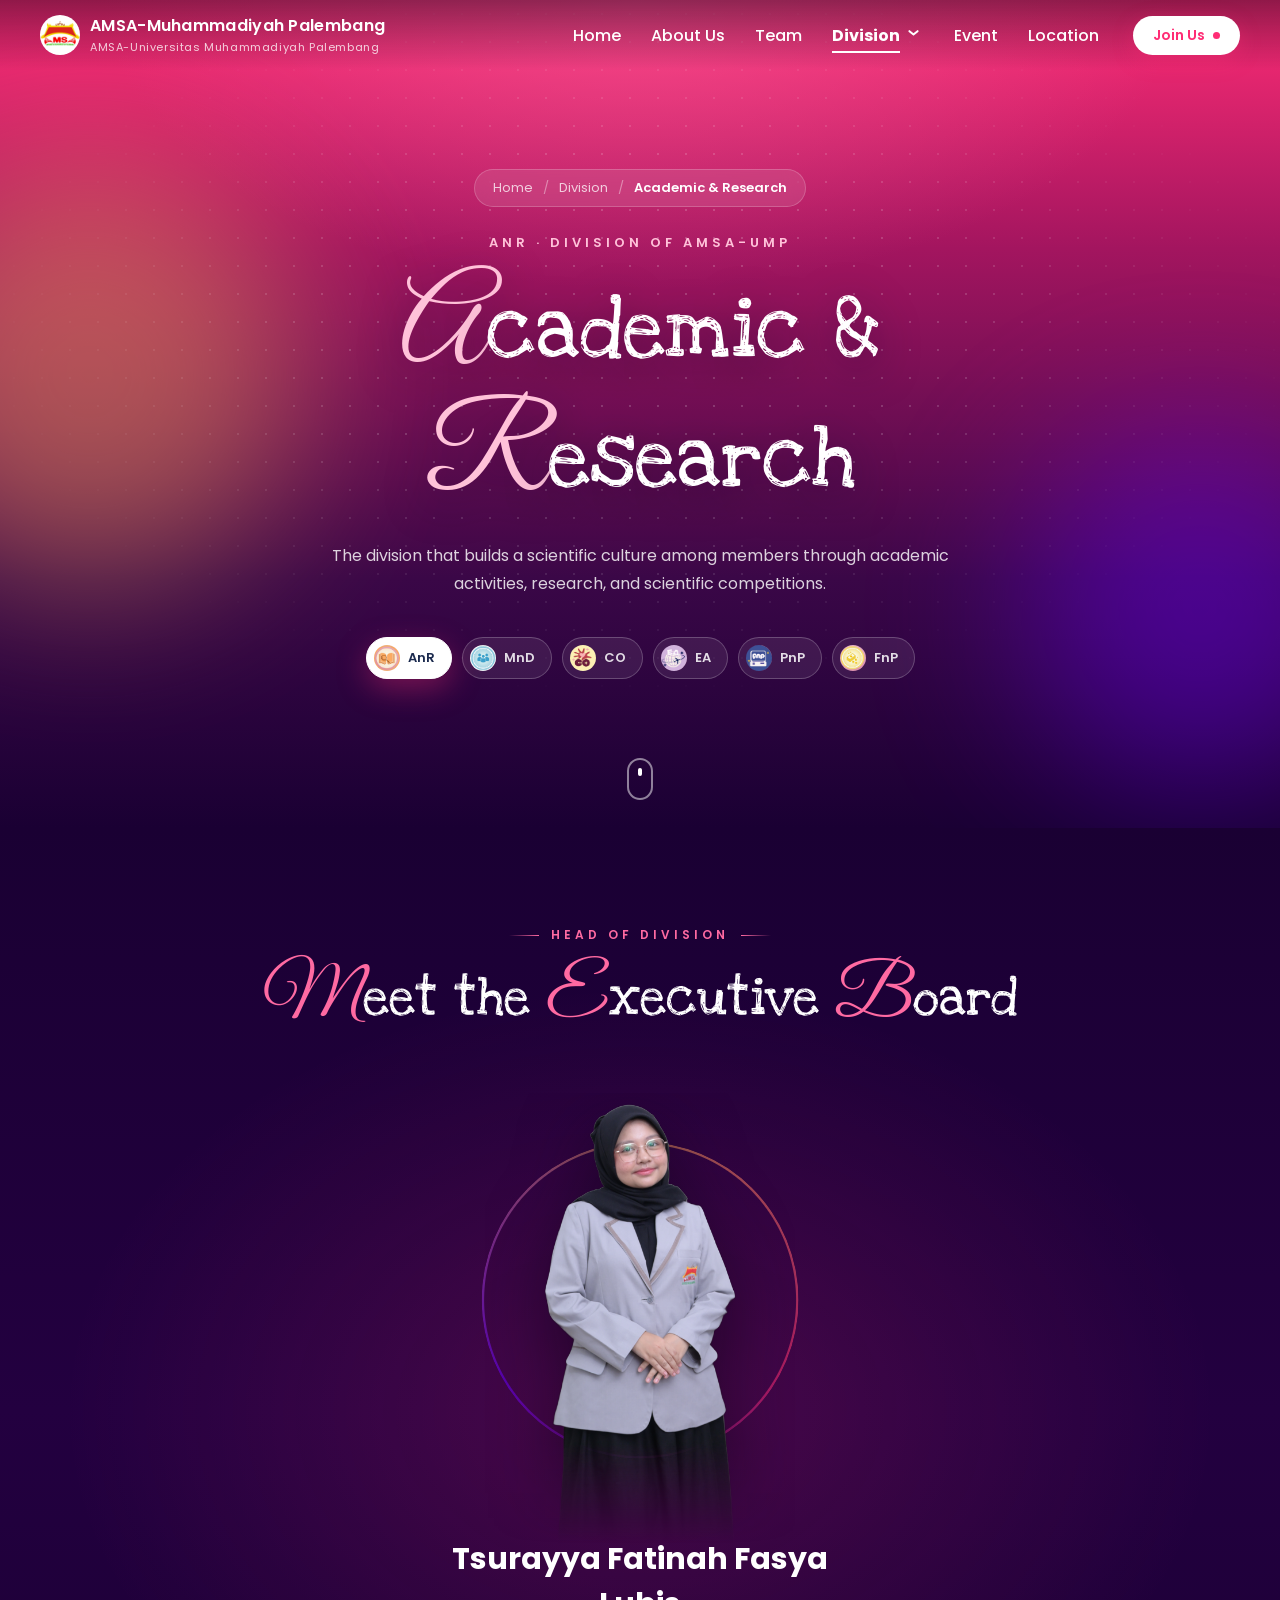
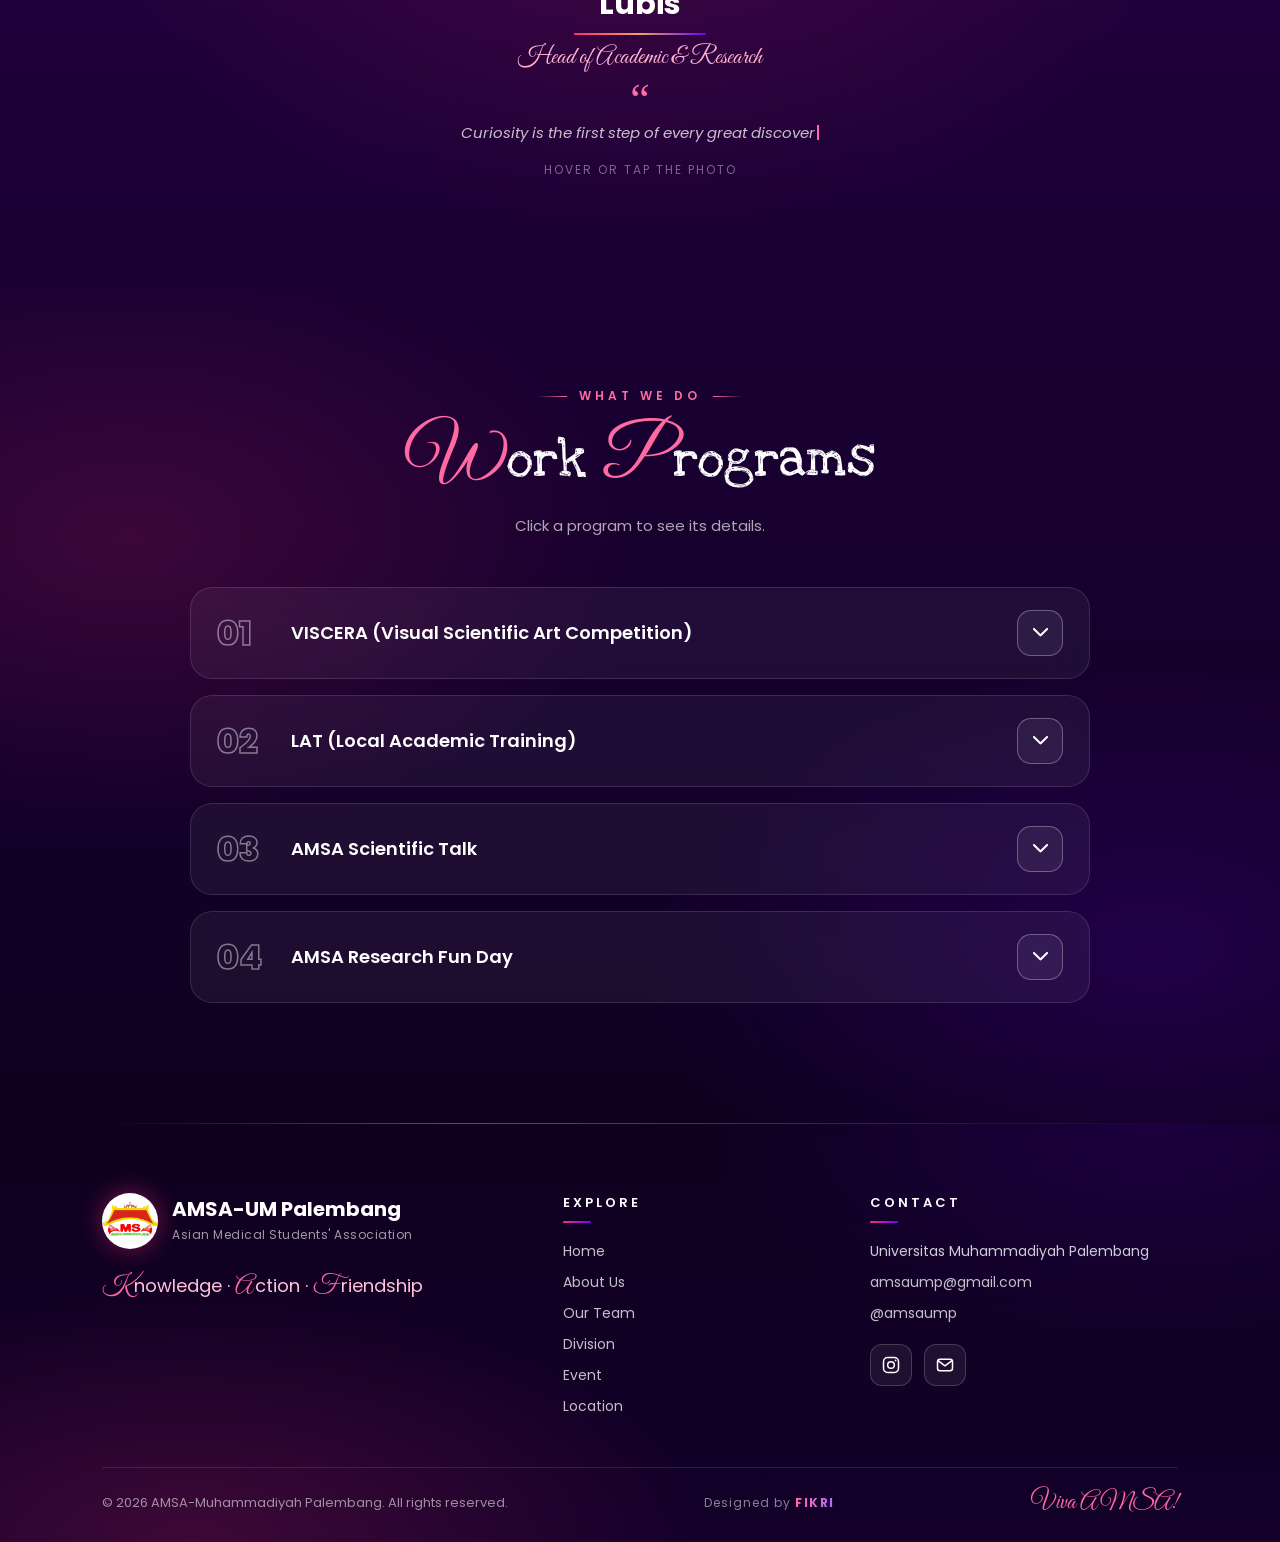
<file: divisi.html>
<!DOCTYPE html>
<html lang="id">
<head>
  <meta charset="UTF-8">
  <meta name="viewport" content="width=device-width, initial-scale=1.0">
  <title>Division | AMSA UMP</title>
  <link rel="icon" type="image/png" sizes="32x32" href="assets/gambar/favicon-32.png">
  <link rel="icon" type="image/png" sizes="64x64" href="assets/gambar/favicon-64.png">
  <link rel="apple-touch-icon" href="assets/gambar/favicon-180.png">

  <link rel="stylesheet" href="assets/style.css">
  <link rel="stylesheet" href="assets/divisi.css">
  <link href="https://fonts.googleapis.com/css2?family=Poppins:wght@300;400;600;700;800&display=swap" rel="stylesheet">
  <link href="https://fonts.googleapis.com/css2?family=Love+Ya+Like+A+Sister&display=swap" rel="stylesheet">
  <link href="https://fonts.googleapis.com/css2?family=Great+Vibes&family=Poppins&display=swap" rel="stylesheet">
  <link href="https://fonts.googleapis.com/css2?family=Great+Vibes&display=swap" rel="stylesheet">
</head>

<body class="dv-page">

  <header class="navbar" id="navbar">
  <div class="nav-container">

    <!-- LEFT -->
    <a href="webamsa.html#home" class="nav-left" aria-label="Back to Home">
      <img src="assets/gambar/logoamsa.png" alt="Logo AMSA-UMP" class="nav-logo">
      <div class="nav-brand">
        <span class="nav-name">AMSA-Muhammadiyah Palembang</span>
        <span class="nav-subname">AMSA-Universitas Muhammadiyah Palembang</span>
      </div>
    </a>

    <!-- RIGHT -->
    <nav class="nav-menu" id="navMenu">
      <a href="webamsa.html#home" class="nav-link">Home</a>
      <a href="webamsa.html#about" class="nav-link">About Us</a>
      <a href="webamsa.html#team" class="nav-link">Team</a>
      <div class="nav-sub">
        <a href="webamsa.html#division" class="nav-link active">Division</a>
        <button class="sub-toggle" type="button" aria-label="Show division list" aria-expanded="false">
          <span></span><span></span>
        </button>
        <div class="sub-menu">
          <div class="sub-menu-inner">
            <p class="sub-title">Choose a Division</p>
          <a href="divisi.html?d=anr" class="sub-link" data-div="anr">
            <img src="assets/gambar/anr.jpeg" alt="">
            <span><strong>Academic &amp; Research</strong><small>AnR</small></span>
          </a>
          <a href="divisi.html?d=mnd" class="sub-link" data-div="mnd">
            <img src="assets/gambar/WhatsApp Image 2026-04-30 at 23.35.49.jpeg" alt="">
            <span><strong>Member &amp; Development</strong><small>MnD</small></span>
          </a>
          <a href="divisi.html?d=co" class="sub-link" data-div="co">
            <img src="assets/gambar/co.jpeg" alt="">
            <span><strong>Community Outreach</strong><small>CO</small></span>
          </a>
          <a href="divisi.html?d=ea" class="sub-link" data-div="ea">
            <img src="assets/gambar/ea.jpeg" alt="">
            <span><strong>External Affairs</strong><small>EA</small></span>
          </a>
          <a href="divisi.html?d=pnp" class="sub-link" data-div="pnp">
            <img src="assets/gambar/pnp.jpeg" alt="">
            <span><strong>Publication &amp; Promotion</strong><small>PnP</small></span>
          </a>
          <a href="divisi.html?d=fnp" class="sub-link" data-div="fnp">
            <img src="assets/gambar/fnp.jpeg" alt="">
            <span><strong>Finance &amp; Partnership</strong><small>FnP</small></span>
          </a>
          </div>
        </div>
      </div>
      <a href="webamsa.html#event" class="nav-link">Event</a>
      <a href="webamsa.html#location" class="nav-link">Location</a>
      <a href="webamsa.html#join" class="nav-cta"><span>Join Us</span><i aria-hidden="true"></i></a>
    </nav>

    <!-- HAMBURGER -->
    <button class="hamburger" id="hamburger" type="button" aria-label="Open menu" aria-expanded="false" aria-controls="navMenu">
      <span></span>
      <span></span>
      <span></span>
    </button>

  </div>
</header>

<main id="dvMain">

  <!-- ================= HERO ================= -->
  <section class="dv-hero" id="dvHero">
    <span class="dv-orb orb-a" aria-hidden="true"></span>
    <span class="dv-orb orb-b" aria-hidden="true"></span>
    <span class="dv-grid" aria-hidden="true"></span>

    <div class="dv-hero-inner">
      <nav class="dv-breadcrumb" aria-label="Breadcrumb">
        <a href="webamsa.html#home">Home</a>
        <span>/</span>
        <a href="webamsa.html#division">Division</a>
        <span>/</span>
        <strong id="dvCrumb">Division</strong>
      </nav>

      <p class="dv-eyebrow"><span id="dvCode">AnR</span> · Division of AMSA-UMP</p>
      <h1 class="dv-title" id="dvTitle">Division</h1>
      <p class="dv-desc" id="dvDesc"></p>

      <!-- pilihan divisi -->
      <div class="dv-tabs" id="dvTabs" role="tablist" aria-label="Choose a division"></div>
    </div>

    <a href="#dvLeader" class="dv-scroll" aria-label="Scroll down">
      <span></span>
    </a>
  </section>

  <!-- ================= KETUA DIVISI ================= -->
  <section class="dv-leader" id="dvLeader">
    <div class="dv-section-head reveal">
      <p class="dv-kicker">Head of Division</p>
      <h2 class="dv-heading"><span class="spesial-name">M</span>eet the <span class="spesial-name">E</span>xecutive <span class="spesial-name">B</span>oard</h2>
    </div>

    <div class="dv-leader-card reveal" id="dvLeaderCard" tabindex="0" aria-label="Head of division">
      <div class="dv-stage">
        <!-- cincin gradasi berputar -->
        <span class="dv-ring" aria-hidden="true"></span>
        <!-- logo divisi (muncul saat hover) -->
        <img class="dv-stage-logo" id="dvLeaderLogo" src="" alt="" aria-hidden="true">
        <!-- partikel kecil -->
        <span class="dv-spark s1" aria-hidden="true"></span>
        <span class="dv-spark s2" aria-hidden="true"></span>
        <span class="dv-spark s3" aria-hidden="true"></span>
        <!-- foto ketua -->
        <img class="dv-leader-photo" id="dvLeaderPhoto" src="" alt="Head of division">
      </div>

      <div class="dv-leader-info">
        <h3 class="dv-leader-name" id="dvLeaderName">Nama Ketua</h3>
        <p class="dv-leader-role">Head of <span id="dvLeaderDiv">Division</span></p>
        <p class="dv-leader-quote" id="dvLeaderQuote"></p>
      </div>

      <p class="dv-leader-hint" aria-hidden="true">Hover or tap the photo</p>
    </div>
  </section>

  <!-- ================= PROGRAM KERJA ================= -->
  <section class="dv-proker" id="dvProker">
    <div class="dv-section-head reveal">
      <p class="dv-kicker">What We Do</p>
      <h2 class="dv-heading light"><span class="spesial-name">W</span>ork <span class="spesial-name">P</span>rograms</h2>
      <p class="dv-sub">Click a program to see its details.</p>
    </div>

    <div class="proker-list" id="prokerList"></div>
  </section>

</main>

  <footer class="site-footer">
    <div class="footer-container">

      <!-- BRAND -->
      <div class="footer-brand">
        <div class="footer-logo">
          <img src="assets/gambar/logoamsa.png" alt="Logo AMSA-UMP">
          <div>
            <h3>AMSA-UM Palembang</h3>
            <span>Asian Medical Students' Association</span>
          </div>
        </div>
        <p class="footer-tagline">
          <span class="spesial-name">K</span>nowledge ·
          <span class="spesial-name">A</span>ction ·
          <span class="spesial-name">F</span>riendship
        </p>
      </div>

      <!-- LINKS -->
      <div class="footer-col">
        <h4>Explore</h4>
        <ul>
          <li><a href="webamsa.html#home">Home</a></li>
          <li><a href="webamsa.html#about">About Us</a></li>
          <li><a href="webamsa.html#team">Our Team</a></li>
          <li><a href="webamsa.html#division">Division</a></li>
          <li><a href="webamsa.html#event">Event</a></li>
          <li><a href="webamsa.html#location">Location</a></li>
        </ul>
      </div>

      <!-- CONTACT -->
      <div class="footer-col">
        <h4>Contact</h4>
        <ul>
          <li>Universitas Muhammadiyah Palembang</li>
          <li><a href="mailto:amsaump@gmail.com">amsaump@gmail.com</a></li>
          <li><a href="https://www.instagram.com/amsaump" target="_blank" rel="noopener">@amsaump</a></li>
        </ul>

        <div class="footer-social">
          <a href="https://www.instagram.com/amsaump" target="_blank" rel="noopener" aria-label="Instagram AMSA-UMP">
            <svg viewBox="0 0 24 24" aria-hidden="true"><rect x="3" y="3" width="18" height="18" rx="5"/><circle cx="12" cy="12" r="4"/><circle cx="17.5" cy="6.5" r="1" class="fill"/></svg>
          </a>
          <a href="mailto:amsaump@gmail.com" aria-label="Email AMSA-UMP">
            <svg viewBox="0 0 24 24" aria-hidden="true"><rect x="3" y="5" width="18" height="14" rx="3"/><path d="M4 7l8 6 8-6"/></svg>
          </a>
        </div>
      </div>

    </div>

    <div class="footer-bottom">
      <p>© 2026 AMSA-Muhammadiyah Palembang. All rights reserved.</p>
      <p class="footer-credit">Designed by <span>FIKRI</span></p>
      <p class="footer-viva">Viva AMSA!</p>
    </div>
  </footer>

  <script src="assets/divisi-data.js"></script>
  <script src="assets/divisi.js" defer></script>
</body>
</html>
</file>
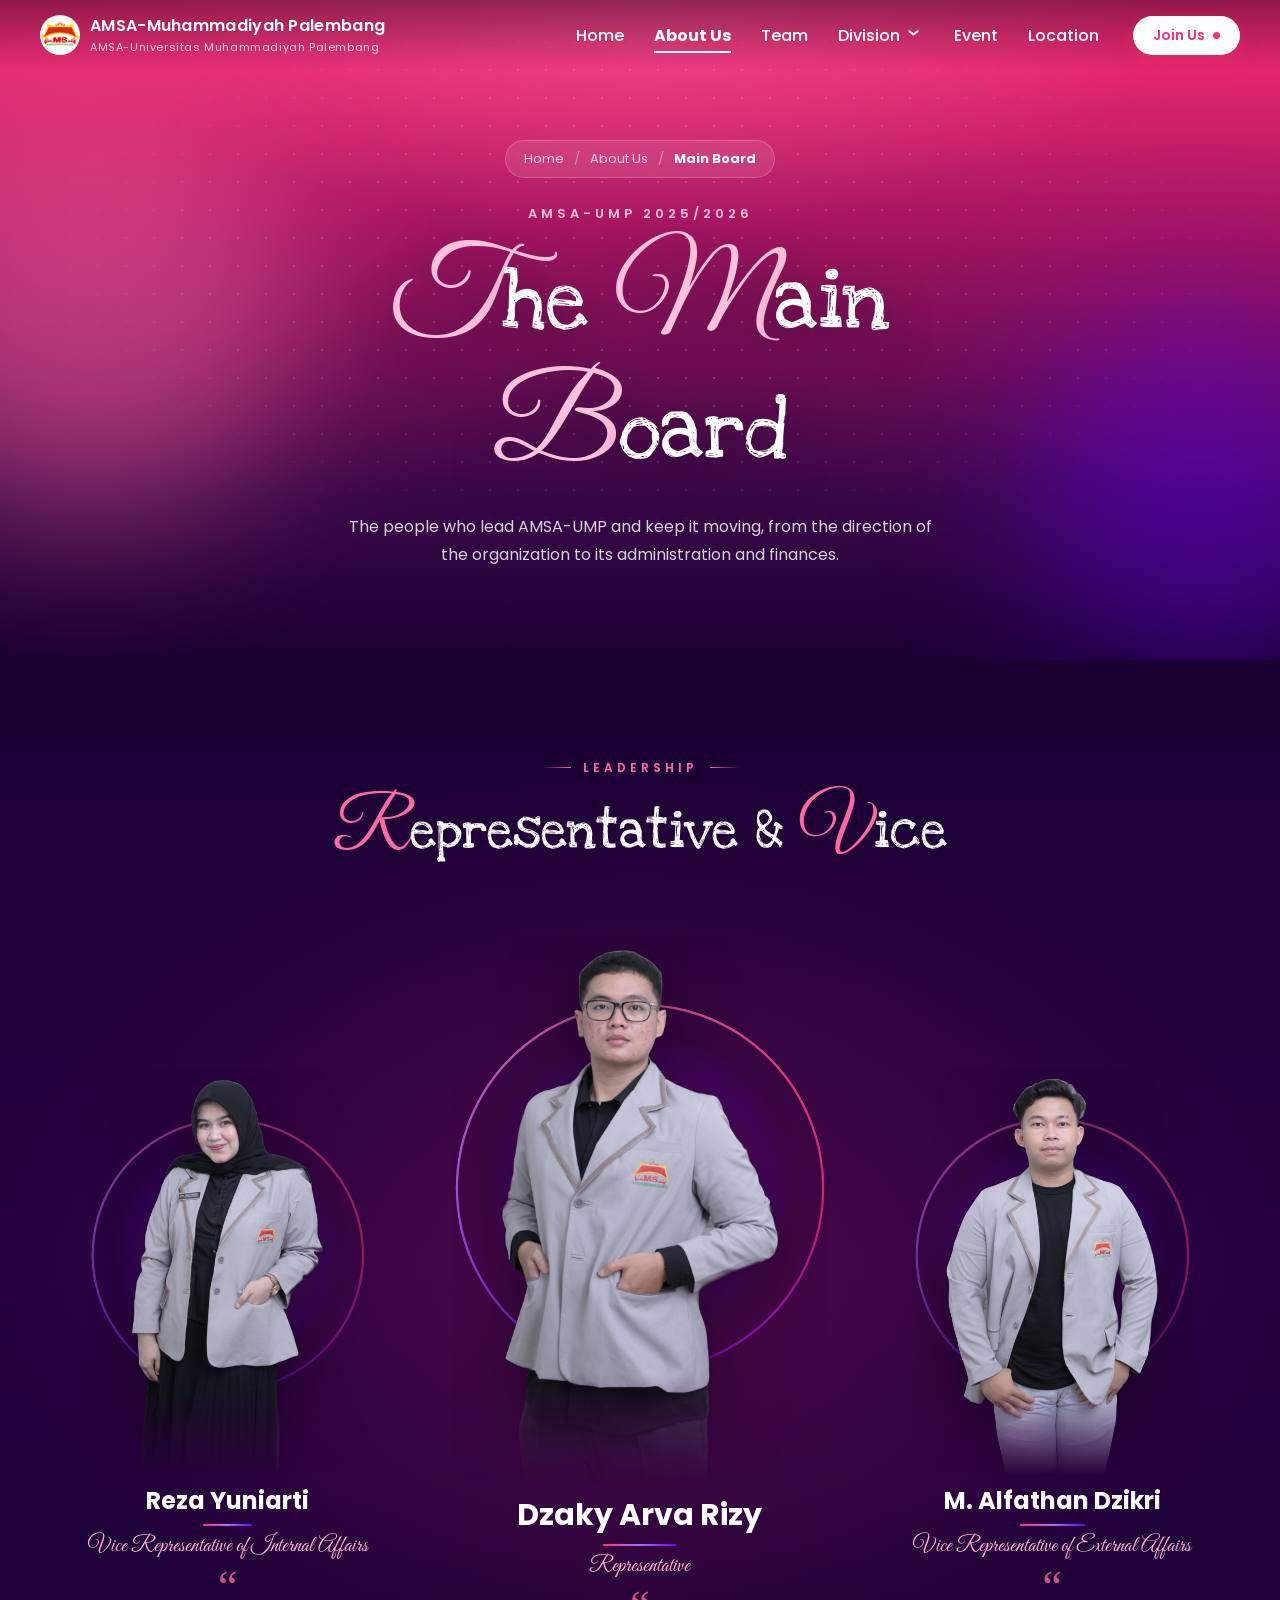
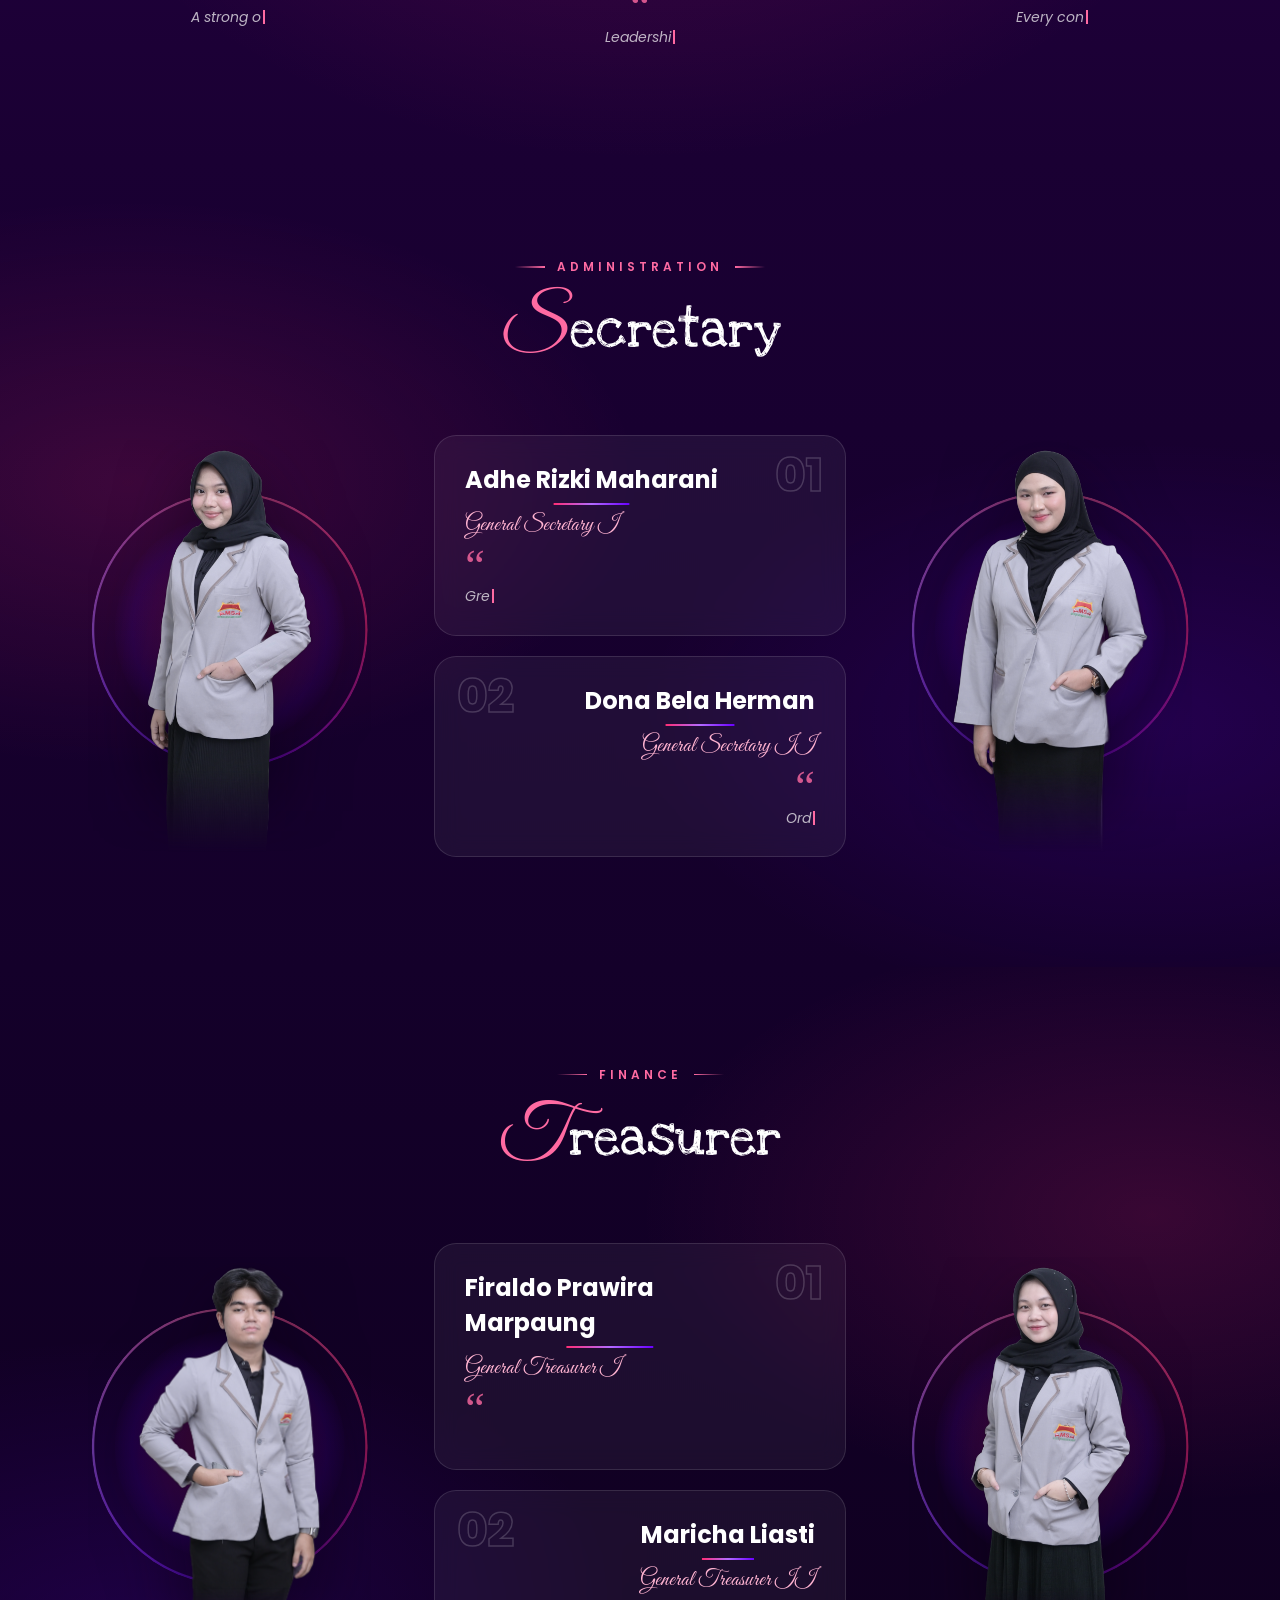
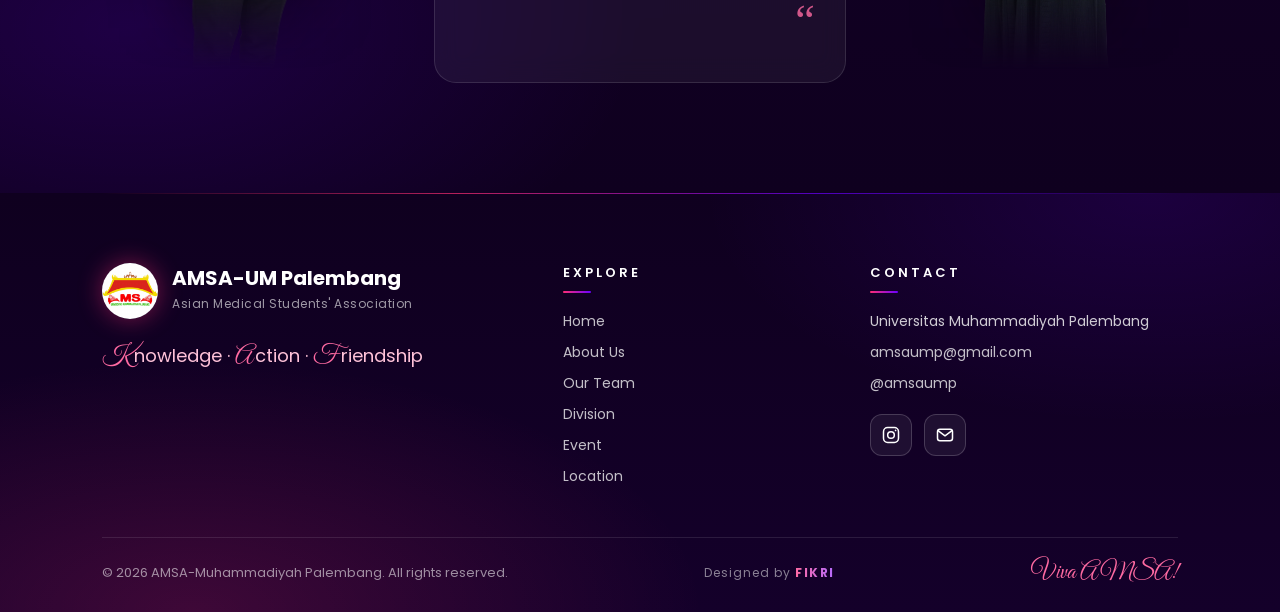
<file: mainboard.html>
<!DOCTYPE html>
<html lang="id">
<head>
  <meta charset="UTF-8">
  <meta name="viewport" content="width=device-width, initial-scale=1.0">
  <title>Main Board | AMSA UMP</title>
  <link rel="icon" type="image/png" sizes="32x32" href="assets/gambar/favicon-32.png">
  <link rel="icon" type="image/png" sizes="64x64" href="assets/gambar/favicon-64.png">
  <link rel="apple-touch-icon" href="assets/gambar/favicon-180.png">

  <link rel="stylesheet" href="assets/style.css">
  <link rel="stylesheet" href="assets/mainboard.css">
  <link href="https://fonts.googleapis.com/css2?family=Poppins:wght@300;400;600;700;800&display=swap" rel="stylesheet">
  <link href="https://fonts.googleapis.com/css2?family=Love+Ya+Like+A+Sister&display=swap" rel="stylesheet">
  <link href="https://fonts.googleapis.com/css2?family=Great+Vibes&family=Poppins&display=swap" rel="stylesheet">
  <link href="https://fonts.googleapis.com/css2?family=Great+Vibes&display=swap" rel="stylesheet">
</head>

<body class="mb-page">

  <header class="navbar" id="navbar">
  <div class="nav-container">

    <!-- LEFT -->
    <a href="webamsa.html#home" class="nav-left" aria-label="Back to Home">
      <img src="assets/gambar/logoamsa.png" alt="Logo AMSA-UMP" class="nav-logo">
      <div class="nav-brand">
        <span class="nav-name">AMSA-Muhammadiyah Palembang</span>
        <span class="nav-subname">AMSA-Universitas Muhammadiyah Palembang</span>
      </div>
    </a>

    <!-- RIGHT -->
    <nav class="nav-menu" id="navMenu">
      <a href="webamsa.html#home" class="nav-link">Home</a>
      <a href="webamsa.html#about" class="nav-link active">About Us</a>
      <a href="webamsa.html#team" class="nav-link">Team</a>
      <div class="nav-sub">
        <a href="webamsa.html#division" class="nav-link">Division</a>
        <button class="sub-toggle" type="button" aria-label="Show division list" aria-expanded="false">
          <span></span><span></span>
        </button>
        <div class="sub-menu">
          <div class="sub-menu-inner">
            <p class="sub-title">Choose a Division</p>
          <a href="divisi.html?d=anr" class="sub-link" data-div="anr">
            <img src="assets/gambar/anr.jpeg" alt="">
            <span><strong>Academic &amp; Research</strong><small>AnR</small></span>
          </a>
          <a href="divisi.html?d=mnd" class="sub-link" data-div="mnd">
            <img src="assets/gambar/WhatsApp Image 2026-04-30 at 23.35.49.jpeg" alt="">
            <span><strong>Member &amp; Development</strong><small>MnD</small></span>
          </a>
          <a href="divisi.html?d=co" class="sub-link" data-div="co">
            <img src="assets/gambar/co.jpeg" alt="">
            <span><strong>Community Outreach</strong><small>CO</small></span>
          </a>
          <a href="divisi.html?d=ea" class="sub-link" data-div="ea">
            <img src="assets/gambar/ea.jpeg" alt="">
            <span><strong>External Affairs</strong><small>EA</small></span>
          </a>
          <a href="divisi.html?d=pnp" class="sub-link" data-div="pnp">
            <img src="assets/gambar/pnp.jpeg" alt="">
            <span><strong>Publication &amp; Promotion</strong><small>PnP</small></span>
          </a>
          <a href="divisi.html?d=fnp" class="sub-link" data-div="fnp">
            <img src="assets/gambar/fnp.jpeg" alt="">
            <span><strong>Finance &amp; Partnership</strong><small>FnP</small></span>
          </a>
          </div>
        </div>
      </div>
      <a href="webamsa.html#event" class="nav-link">Event</a>
      <a href="webamsa.html#location" class="nav-link">Location</a>
      <a href="webamsa.html#join" class="nav-cta"><span>Join Us</span><i aria-hidden="true"></i></a>
    </nav>

    <!-- HAMBURGER -->
    <button class="hamburger" id="hamburger" type="button" aria-label="Open menu" aria-expanded="false" aria-controls="navMenu">
      <span></span>
      <span></span>
      <span></span>
    </button>

  </div>
</header>

<main>

  <!-- ================= HERO ================= -->
  <section class="mb-hero">
    <span class="mb-orb orb-1" aria-hidden="true"></span>
    <span class="mb-orb orb-2" aria-hidden="true"></span>
    <span class="mb-grid" aria-hidden="true"></span>

    <div class="mb-hero-inner">
      <nav class="mb-breadcrumb" aria-label="Breadcrumb">
        <a href="webamsa.html#home">Home</a><span>/</span>
        <a href="webamsa.html#about">About Us</a><span>/</span>
        <strong>Main Board</strong>
      </nav>
      <p class="mb-eyebrow">AMSA-UMP 2025/2026</p>
      <h1 class="mb-title"><span class="spesial-name">T</span>he <span class="spesial-name">M</span>ain <span class="spesial-name">B</span>oard</h1>
      <p class="mb-desc">The people who lead AMSA-UMP and keep it moving, from the direction of the organization to its administration and finances.</p>
    </div>
  </section>

  <!-- ================= SECTION 1: REPRESENTATIVE & VICE ================= -->
  <section class="mb-top" id="mb-leaders">
    <div class="mb-head reveal">
      <p class="mb-kicker">Leadership</p>
      <h2 class="mb-heading"><span class="spesial-name">R</span>epresentative &amp; <span class="spesial-name">V</span>ice</h2>
    </div>
    <div class="mb-trio" id="mbTrio"></div>
  </section>

  <section class="mb-duo" id="mb-secretary">
    <div class="mb-head reveal">
      <p class="mb-kicker">Administration</p>
      <h2 class="mb-heading"><span class="spesial-name">S</span>ecretary</h2>
    </div>
    <div class="mb-duo-grid" data-group="secretary"></div>
  </section>


  <section class="mb-duo" id="mb-treasurer">
    <div class="mb-head reveal">
      <p class="mb-kicker">Finance</p>
      <h2 class="mb-heading"><span class="spesial-name">T</span>reasurer</h2>
    </div>
    <div class="mb-duo-grid" data-group="treasurer"></div>
  </section>

</main>

  <footer class="site-footer">
    <div class="footer-container">

      <!-- BRAND -->
      <div class="footer-brand">
        <div class="footer-logo">
          <img src="assets/gambar/logoamsa.png" alt="Logo AMSA-UMP">
          <div>
            <h3>AMSA-UM Palembang</h3>
            <span>Asian Medical Students' Association</span>
          </div>
        </div>
        <p class="footer-tagline">
          <span class="spesial-name">K</span>nowledge ·
          <span class="spesial-name">A</span>ction ·
          <span class="spesial-name">F</span>riendship
        </p>
      </div>

      <!-- LINKS -->
      <div class="footer-col">
        <h4>Explore</h4>
        <ul>
          <li><a href="webamsa.html#home">Home</a></li>
          <li><a href="webamsa.html#about">About Us</a></li>
          <li><a href="webamsa.html#team">Our Team</a></li>
          <li><a href="webamsa.html#division">Division</a></li>
          <li><a href="webamsa.html#event">Event</a></li>
          <li><a href="webamsa.html#location">Location</a></li>
        </ul>
      </div>

      <!-- CONTACT -->
      <div class="footer-col">
        <h4>Contact</h4>
        <ul>
          <li>Universitas Muhammadiyah Palembang</li>
          <li><a href="mailto:amsaump@gmail.com">amsaump@gmail.com</a></li>
          <li><a href="https://www.instagram.com/amsaump" target="_blank" rel="noopener">@amsaump</a></li>
        </ul>

        <div class="footer-social">
          <a href="https://www.instagram.com/amsaump" target="_blank" rel="noopener" aria-label="Instagram AMSA-UMP">
            <svg viewBox="0 0 24 24" aria-hidden="true"><rect x="3" y="3" width="18" height="18" rx="5"/><circle cx="12" cy="12" r="4"/><circle cx="17.5" cy="6.5" r="1" class="fill"/></svg>
          </a>
          <a href="mailto:amsaump@gmail.com" aria-label="Email AMSA-UMP">
            <svg viewBox="0 0 24 24" aria-hidden="true"><rect x="3" y="5" width="18" height="14" rx="3"/><path d="M4 7l8 6 8-6"/></svg>
          </a>
        </div>
      </div>

    </div>

    <div class="footer-bottom">
      <p>© 2026 AMSA-Muhammadiyah Palembang. All rights reserved.</p>
      <p class="footer-credit">Designed by <span>FIKRI</span></p>
      <p class="footer-viva">Viva AMSA!</p>
    </div>
  </footer>

  <script src="assets/mainboard-data.js"></script>
  <script src="assets/mainboard.js" defer></script>
</body>
</html>
</file>
<file: assets/style.css>
/*=============== GOOGLE FONTS ===============*/
@import url("https://fonts.googleapis.com/css2?family=Montserrat:wght@400;600&display=swap" );

/*=============== VARIABLES CSS ===============*/

* {
  margin: 0;
  padding: 0;
  box-sizing: border-box;
  font-family: 'Poppins', sans-serif;
}

html {
  scroll-behavior: smooth;
}

body {
  overflow-x: hidden;
}

.navbar {
  position: fixed;
  top: 0;
  width: 100%;
  z-index: 999;
  /* bayangan gelap tipis di atas supaya teks tetap terbaca di atas foto */
  background: linear-gradient(180deg, rgba(10, 0, 20, 0.45), rgba(10, 0, 20, 0));
  transition: box-shadow 0.5s ease;
}

/* LAPISAN BACKGROUND SAAT SCROLL
   gradient tidak bisa dianimasikan langsung, jadi dibuat sebagai lapisan
   terpisah yang muncul pelan-pelan lewat opacity */
.navbar::after {
  content: "";
  position: absolute;
  inset: 0;
  z-index: -1;
  background: linear-gradient(135deg, rgba(255, 45, 117, 0.92), rgba(255, 106, 162, 0.9));
  backdrop-filter: blur(12px);
  -webkit-backdrop-filter: blur(12px);
  opacity: 0;
  transform: translateY(-100%);
  transition: opacity 0.6s cubic-bezier(0.22, 1, 0.36, 1),
              transform 0.6s cubic-bezier(0.22, 1, 0.36, 1);
}

.navbar.scrolled::after {
  opacity: 1;
  transform: translateY(0);
}

.navbar.scrolled {
  box-shadow: 0 8px 30px rgba(60, 0, 40, 0.25);
}

/* CONTAINER */
.nav-container {
  position: relative;
  z-index: 1; /* selalu di atas latar gelap menu */
  display: flex;
  justify-content: space-between;
  align-items: center;
  padding: 15px 40px;
  transition: padding 0.5s cubic-bezier(0.22, 1, 0.36, 1);
}

/* navbar sedikit lebih ramping setelah scroll */
.navbar.scrolled .nav-container {
  padding-top: 10px;
  padding-bottom: 10px;
}

/* LEFT */
.nav-left {
  text-decoration: none;
  display: flex;
  align-items: center;
  gap: 10px;
  min-width: 0;        /* boleh menyusut, jadi tidak menabrak hamburger */
  flex: 0 1 auto;
}

.nav-logo {
  flex-shrink: 0;
}

.nav-left img {
border-radius: 50%; 
}

.nav-logo {
  width: 40px;
  transition: width 0.5s cubic-bezier(0.22, 1, 0.36, 1), transform 0.4s ease;
}

.nav-left:hover .nav-logo {
  transform: rotate(-8deg) scale(1.05);
}

.navbar.scrolled .nav-logo {
  width: 36px;
}

/* nama + subnama ditumpuk di samping logo */
.nav-brand {
  display: flex;
  flex-direction: column;
  justify-content: center;
  line-height: 1.2;
  min-width: 0;
}

.nav-name {
  color: white;
  font-weight: 600;
  font-size: 16px;
  letter-spacing: 0.3px;
}

.nav-subname {
  color: rgba(255, 255, 255, 0.78);
  font-size: 11px;
  font-weight: 400;
  letter-spacing: 0.6px;
  margin-top: 2px;
  padding-top: 3px;
  position: relative;
}

/* garis tipis pemisah: hanya muncul (tergambar dari kiri) saat di-scroll */
.nav-subname::before {
  content: "";
  position: absolute;
  top: 0;
  left: 0;
  width: 100%;
  height: 1px;
  background: rgba(255, 255, 255, 0.55);
  transform: scaleX(0);
  transform-origin: left;
  transition: transform 0.6s cubic-bezier(0.22, 1, 0.36, 1) 0.1s;
}

.navbar.scrolled .nav-subname::before {
  transform: scaleX(1);
}

/* MENU */
.nav-menu {
  display: flex;
  gap: 30px;
}

.nav-link {
  text-decoration: none;
  color: white;
  position: relative;
  font-weight: 500;
  transition: 0.3s;
}

/* HOVER LINE */
.nav-link::after {
  content: "";
  position: absolute;
  left: 0;
  bottom: -5px;
  width: 0%;
  height: 2px;
  background: white;
  transition: 0.3s;
}

.nav-link:hover::after {
  width: 100%;
}

/* ACTIVE */
.nav-link.active {
  font-weight: bold;
}

.nav-link.active::after {
  width: 100%;
}

/* =========================
   HAMBURGER
========================= */
.hamburger {
  display: none;
  flex-shrink: 0;
  position: relative;
  width: 42px;
  height: 42px;
  padding: 0;
  border-radius: 12px;
  border: 1px solid rgba(255, 255, 255, 0.35);
  background: rgba(255, 255, 255, 0.12);
  backdrop-filter: blur(8px);
  -webkit-backdrop-filter: blur(8px);
  cursor: pointer;
  z-index: 1001;
  transition: background 0.3s ease, border-color 0.3s ease;
}

.hamburger:hover {
  background: rgba(255, 255, 255, 0.22);
}

/* 3 garis, diposisikan absolut supaya X-nya pas di tengah */
.hamburger span {
  position: absolute;
  left: 50%;
  width: 20px;
  height: 2px;
  margin-left: -10px;
  border-radius: 2px;
  background: white;
  transition: transform 0.35s cubic-bezier(0.65, 0, 0.35, 1),
              opacity 0.2s ease, top 0.35s ease;
}

.hamburger span:nth-child(1) { top: 13px; }
.hamburger span:nth-child(2) { top: 19px; }
.hamburger span:nth-child(3) { top: 25px; }

/* ANIMASI JADI X */
.hamburger.active {
  background: rgba(255, 255, 255, 0.25);
  border-color: rgba(255, 255, 255, 0.6);
}
.hamburger.active span:nth-child(1) {
  top: 19px;
  transform: rotate(45deg);
}
.hamburger.active span:nth-child(2) {
  opacity: 0;
  transform: scaleX(0);
}
.hamburger.active span:nth-child(3) {
  top: 19px;
  transform: rotate(-45deg);
}

/* =========================
   TABLET: rapatkan sedikit, jangan sampai berdempetan
========================= */
@media (max-width: 1100px) {
  .nav-container {
    padding: 15px 28px;
  }

  .nav-menu {
    gap: 22px;
  }

  .nav-link {
    font-size: 15px;
  }
}

/* =========================
   MOBILE MENU (kartu dropdown)
========================= */
@media (max-width: 900px) {

  .nav-container {
    padding: 12px 20px;
  }

  .nav-container {
    gap: 12px;
  }

  .nav-name {
    font-size: 13px;
  }

  .nav-subname {
    font-size: 9px;
    letter-spacing: 0.3px;
  }

  .nav-name,
  .nav-subname {
    white-space: nowrap;
    overflow: hidden;
    text-overflow: ellipsis;
  }

  .hamburger {
    display: block;
  }

  /* latar gelap di belakang menu */
  .navbar::before {
    content: "";
    position: fixed;
    inset: 0;
    background: rgba(15, 0, 30, 0.45);
    backdrop-filter: blur(3px);
    -webkit-backdrop-filter: blur(3px);
    opacity: 0;
    pointer-events: none;
    transition: opacity 0.35s ease;
  }

  .navbar.menu-open::before {
    opacity: 1;
    pointer-events: auto;
  }

  .nav-menu {
    position: fixed;
    top: 72px;
    right: 20px;
    width: 230px;
    height: auto;
    padding: 12px;
    display: flex;
    flex-direction: column;
    align-items: stretch;
    gap: 4px;
    border-radius: 20px;
    background: linear-gradient(160deg, rgba(255, 45, 117, 0.95), rgba(106, 0, 120, 0.95));
    border: 1px solid rgba(255, 255, 255, 0.25);
    box-shadow:
      0 25px 50px -10px rgba(15, 0, 30, 0.6),
      inset 0 1px 0 rgba(255, 255, 255, 0.3);
    backdrop-filter: blur(16px);
    -webkit-backdrop-filter: blur(16px);
    z-index: 1000;

    /* tersembunyi */
    opacity: 0;
    visibility: hidden;
    transform: translateY(-10px) scale(0.96);
    transform-origin: top right;
    transition: opacity 0.3s ease, transform 0.35s cubic-bezier(0.22, 1, 0.36, 1),
                visibility 0.3s;
  }

  .nav-menu.active {
    opacity: 1;
    visibility: visible;
    transform: translateY(0) scale(1);
  }

  .nav-link {
    display: block;
    padding: 12px 16px;
    border-radius: 12px;
    font-size: 15px;
    letter-spacing: 0.3px;
    transition: background 0.25s ease, padding-left 0.25s ease;
  }

  /* di mobile garis bawah diganti highlight kotak */
  .nav-link::after {
    display: none;
  }

  .nav-link:hover {
    background: rgba(255, 255, 255, 0.12);
    padding-left: 20px;
  }

  .nav-link.active {
    background: rgba(255, 255, 255, 0.22);
  }

  /* link muncul berurutan */
  .nav-menu .nav-link {
    opacity: 0;
    transform: translateX(10px);
  }

  .nav-menu.active .nav-link {
    opacity: 1;
    transform: translateX(0);
    transition: opacity 0.35s ease, transform 0.35s ease,
                background 0.25s ease, padding-left 0.25s ease;
  }

  .nav-menu.active .nav-link:nth-child(1) { transition-delay: 0.05s, 0.05s, 0s, 0s; }
  .nav-menu.active .nav-link:nth-child(2) { transition-delay: 0.1s, 0.1s, 0s, 0s; }
  .nav-menu.active .nav-link:nth-child(3) { transition-delay: 0.15s, 0.15s, 0s, 0s; }
  .nav-menu.active .nav-link:nth-child(4) { transition-delay: 0.2s, 0.2s, 0s, 0s; }
  .nav-menu.active .nav-link:nth-child(5) { transition-delay: 0.25s, 0.25s, 0s, 0s; }
}


/* =========================
   SECTION  ABOUT AMSA
========================= */
/* =========================
   SECTION
========================= */
.leader-section {
  padding: 100px 20px;
  background: #f7f7f7;
}

/* CONTAINER */
.leader-container {
  max-width: 1200px;
  margin: auto;
  display: flex;
  gap: 60px;
  align-items: center;
}

/* =========================
   LEFT
========================= */
.leader-left {
  flex: 1;
  text-align: center;
  position: relative;
}

/* judul disusun rapi: nama organisasi -> Representative -> tahun */
.leader-title {
  display: flex;
  flex-direction: column;
  align-items: center;
  text-align: center;
  line-height: 1.1;
}

.leader-title h4 {
  font-size: clamp(13px, 1.7vw, 18px);
  font-weight: 600;
  letter-spacing: 0.5px;
  white-space: nowrap;           /* selalu 1 baris */
  color: #1b2a4e;
}

.leader-title h2 {
  font-size: clamp(44px, 5vw, 64px);
  line-height: 1.15;
  margin: 2px 0 4px;
}

/* tahun dengan garis tipis di kiri-kanan */
.leader-title h3 {
  display: flex;
  align-items: center;
  gap: 12px;
  font-size: 14px;
  font-weight: 600;
  letter-spacing: 3px;
  color: #ff2d75;
}

.leader-title h3::before,
.leader-title h3::after {
  content: "";
  width: 32px;
  height: 1.5px;
  border-radius: 2px;
  background: linear-gradient(90deg, transparent, #ff2d75);
}

.leader-title h3::after {
  background: linear-gradient(90deg, #ff2d75, transparent);
}

/* SCRIPT FONT */
.script {

  color: #1b2a4e;
   font-family: 'Great Vibes', cursive;
}

/* IMAGE */
.leader-image {
  position: relative;
  margin-top: 20px;
  z-index: 1;
}

.leader-image img {
  width: 100%;
  max-width: 350px;
  z-index: 1;
}

/* FADE BAWAH */
.fade-bottom {
  position: absolute;
  bottom: 0;
  width: 100%;
  height: 120px;
  background: linear-gradient(to top, #f7f7f7, transparent);
  z-index: 2;
}

/* NAME */
.leader-name {
  margin-top: -20px;
  font-size: 26px;
  color: #1b2a4e;
  font-weight: bold;
  z-index: 3;
  position: relative;

}

/* =========================
   RIGHT
========================= */
.leader-right {
  flex: 1.5;
}

.leader-right h2 {
  font-size: 40px;
  margin-bottom: 20px;
}

.leader-right p {
  margin-bottom: 20px;
  line-height: 1.7;
  color: #333;
}

/* QUOTE */
.quote {
  font-style: italic;
  font-weight: 500;
}

/* =========================
   RESPONSIVE
========================= */
@media (max-width: 768px) {
  .leader-container {
    flex-direction: column;
    text-align: center;
  }

  .leader-right {
    flex: unset;
  }

  .leader-title h2 {
    font-size: 40px;
  }

  .leader-right h2 {
    font-size: 28px;
  }
}

/* HOME BACKGROUND */
/* BACKGROUND */
.home {
  min-height: 100vh;
  display: flex;
  align-items: center;
  justify-content: center;
  background: 
    linear-gradient(rgba(0,0,0,0.6), rgba(0,0,0,0.8)),
    url("gambar/fotohome.jpeg") center/cover no-repeat;
  color: white;
  overflow: hidden;
  position: relative;
}

.home::after {

  content: "";
  position: absolute;
  left: 0;
  bottom: 0;
  width: 100%;
  height: 150px;
  background: linear-gradient(
    to top,
    #ffffff,   /* warna tujuan */
    rgba(255,255,255,0)
  );

  z-index: 2;
}


/* CONTAINER */
.home-container {
  width: min(1100px, 88%);
  display: flex;
  align-items: center;
  justify-content: space-between;
  gap: 50px;
  position: relative;
}

/* IMAGE */
.home-image img {
  width: 300px;
  opacity: 0;
  transform: translateX(-80px);
  filter: drop-shadow(0 0 25px #a5305f);
  border-radius: 50%;
}



/* floating */
@keyframes float {
  0%,100% { transform: translateY(0); }
  50% { transform: translateY(-15px); }
}

/* TEXT */
.home-text {
  max-width: 720px;
  position: relative;
  z-index: 3;
}

.fade-top {
  opacity: 0;
  transform: translateY(-30px);
}

/* kalimat kecil di atas judul */
.home-text h3 {
  display: inline-flex;
  align-items: center;
  gap: 12px;
  font-size: 13px;
  font-weight: 600;
  letter-spacing: 4px;
  text-transform: uppercase;
  color: #ffc2d9;
  margin-bottom: 14px;
}

.home-text h3::before {
  content: "";
  width: 36px;
  height: 2px;
  border-radius: 2px;
  background: linear-gradient(90deg, #ff2d75, #ffc2d9);
}

/* judul utama (diketik) */
#typing-main {
  font-family: 'Poppins', sans-serif;
  /* lebar teks ± 18x ukuran font -> ukuran dihitung dari ruang yang tersedia */
  font-size: clamp(22px, calc((min(1100px, 88vw) - 370px) / 18.5), 38px);
  font-weight: 700;
  line-height: 1.15;
  letter-spacing: -0.5px;
  white-space: nowrap;          /* selalu 1 baris */
  min-height: 1.15em;

  /* teks gradasi putih-pink yang berkilau pelan */
  background: linear-gradient(90deg, #ffffff 0%, #ffd1e3 30%, #ff6aa2 50%, #ffd1e3 70%, #ffffff 100%);
  background-size: 200% auto;
  -webkit-background-clip: text;
  background-clip: text;
  -webkit-text-fill-color: transparent;
  animation: shimmerText 6s linear infinite;
  filter: drop-shadow(0 4px 18px rgba(255, 45, 117, 0.35));
}

@keyframes shimmerText {
  to { background-position: 200% center; }
}

/* kata yang berganti-ganti */
#typing-loop {
  font-family: 'Great Vibes', cursive;
  font-size: 44px;
  line-height: 1.2;
  min-height: 1.2em;
  margin-top: 6px;
  color: #ff8fb8;
  text-shadow: 0 0 18px rgba(255, 45, 117, 0.55);
}

/* cursor */
.cursor {
  display: inline-block;
  margin-left: 3px;
  font-weight: 300;
  color: #ff6aa2;
  -webkit-text-fill-color: #ff6aa2;
  animation: blink 0.8s infinite;
}

#typing-loop .cursor {
  font-family: 'Poppins', sans-serif;
  font-size: 0.7em;
  vertical-align: 0.15em;
}

@keyframes blink {
  50% { opacity: 0; }
}

/* FADE IN */
@keyframes fadeIn {
  from {
    opacity: 0;
  }
  to {
    opacity: 1;
  }
}

/* FADE UP (bottom → atas) */
@keyframes fadeUp {
  from {
    opacity: 0;
    transform: translateY(40px);
  }
  to {
    opacity: 1;
    transform: translateY(0);
  }
}

/* FADE DOWN (atas → bawah) */
@keyframes fadeDown {
  from {
    opacity: 0;
    transform: translateY(-40px);
  }
  to {
    opacity: 1;
    transform: translateY(0);
  }
}

/* FADE LEFT (kanan → kiri) */
@keyframes fadeLeft {
  from {
    opacity: 0;
    transform: translateX(60px);
  }
  to {
    opacity: 1;
    transform: translateX(0);
  }
}

/* FADE RIGHT (kiri → kanan) */
@keyframes fadeRight {
  from {
    opacity: 0;
    transform: translateX(-60px);
  }
  to {
    opacity: 1;
    transform: translateX(0);
  }
}


/* ===========================
   SECTION DIVISI
=========================== */
.division-section {
  padding: 100px 8%;
  background: linear-gradient(180deg, #ff2d75, #1a0033);
  text-align: center;
  color: white;
  overflow: visible;
  position: relative;
  min-height: 400px;
  margin-top: -30px; /* atur sesuai kebutuhan */
  border-radius: 30px 30px 0px 0px;
  z-index: 2;
  width: 100%;
}

.division-section::before {
  content: "";
  position: absolute;
  width: 400px;
  height: 400px;
  background: #ff2d75;
  filter: blur(150px);
  top: -100px;
  left: -100px;
  opacity: 0.5;
}

.division-section::after {
  content: "";
  position: absolute;
  width: 400px;
  height: 400px;
  background: #ff2d75;
  filter: blur(150px);
  bottom: -100px;
  right: -100px;
  opacity: 0.3;
  display: none;
}

.section-title {
  font-size: 36px;
  margin-bottom: 50px;
  font-weight: 600;
  letter-spacing: 1px;
  color: white;
  font-size: 40px;
  font-family: 'Love Ya Like A Sister', cursive;

}


/* ===========================
   LAYOUT
=========================== */
.division-wrapper {
  display: flex;
  justify-content: center;
  gap: 60px;
  flex-wrap: nowrap;
  overflow: visible;
}

/* ===========================
   CARD
=========================== */
.division-card {
  position: relative;
  width: 140px;
  text-decoration: none;
  display: flex;
  justify-content: center;
  align-items: center;
  flex-direction: column;
  animation: floating 4s ease-in-out infinite;
  background: rgba(255, 255, 255, 0.08);
  backdrop-filter: blur(12px);
  border-radius: 20px;
  padding: 30px;
  text-align: center;
  transition: 0.4s;
  will-change: transform;
}



.division-card img {
  width: 120px;
  transition: 0.4s ease;
  animation: floating 4s ease-in-out infinite;
  filter: drop-shadow(0 15px 25px rgba(255, 0, 150, 0.3));
  border-radius: 50%;
  
}

/* Hover effect */
.division-card:hover img {
  transform: translateY(-12px);
   filter: drop-shadow(0 0 20px #611630);
  z-index: 10;
}

/* ===========================
   HOVER TEXT
=========================== */
.division-name {
  position: absolute;
  top: -45px;
  font-size: 17px;
  letter-spacing: 0px;
  opacity: 0;
  transition: 0.3s ease;
  font-weight: bold;
  color: white;
  margin-top: 15px;
  font-family: 'Love Ya Like A Sister', cursive;
}

 .spesial-name {
  font-family: 'Great Vibes', cursive;
  font-size: 1.4em;
  margin-right: 2px;
}

.division-card:hover .division-name {
  opacity: 1;
  transform: translateY(-5px);
    transform: translateY(-10px) scale(1.05);
  box-shadow: 0 20px 40px rgba(158, 34, 77, 0.2);
}

/* ===========================
   FLOATING LOOP
=========================== */
@keyframes floating {
  0% { transform: translateY(0px); }
  50% { transform: translateY(-10px); }
  100% { transform: translateY(0px); }
}

/* ===========================
   SCROLL ANIMATION BASE
=========================== */
.animate {
  opacity: 0;
}

.fade-up.show {
  animation: fadeUp 1s ease forwards;
}

@keyframes fadeUp {
  from {
    opacity: 0;
    transform: translateY(50px);
  }
  to {
    opacity: 1;
    transform: translateY(0);
  }
}

/* Delay */
.delay-1 { animation-delay: 0.2s; }
.delay-2 { animation-delay: 0.4s; }
.delay-3 { animation-delay: 0.6s; }

/* ===========================
   RESPONSIVE DIVISI (slider 1 kartu per layar)
=========================== */
@media (max-width: 768px) {

  .division-section {
    padding: 70px 20px 50px;
  }

  .section-title {
    font-size: 34px;
    margin-bottom: 30px;
  }

  .division-wrapper {
    display: flex;
    gap: 16px;
    overflow-x: auto;
    overflow-y: hidden;
    justify-content: flex-start;
    scroll-snap-type: x mandatory;
    scroll-behavior: smooth;
    -webkit-overflow-scrolling: touch;
    padding: 20px 0 30px;          /* ruang untuk efek melayang */
    scrollbar-width: none;         /* sembunyikan scrollbar (Firefox) */
  }

  .division-wrapper::-webkit-scrollbar {
    display: none;                 /* sembunyikan scrollbar (Chrome/Safari) */
  }

  .division-card {
    flex: 0 0 100%;                /* 1 kartu = 1 layar */
    width: auto;
    max-width: none;
    padding: 36px 20px 30px;
    scroll-snap-align: center;
    scroll-snap-stop: always;
    animation: none;               /* efek melayang cukup di gambarnya */
  }

  .division-card img {
    width: 150px;
  }

  /* di HP tidak ada hover, jadi nama divisi selalu tampil di bawah gambar */
  .division-name {
    position: static;
    opacity: 1;
    transform: none;
    box-shadow: none;
    margin-top: 22px;
    font-size: 20px;
  }

  .division-card:hover .division-name {
    transform: none;
    box-shadow: none;
  }

  .division-card:hover {
    transform: none;
  }
}

/* titik penanda slide (dibuat otomatis oleh main.js, hanya tampil di HP) */
.slider-dots {
  display: none;
}

@media (max-width: 768px) {
  .slider-dots {
    display: flex;
    justify-content: center;
    gap: 8px;
    margin-top: 6px;
    position: relative;
    z-index: 3;
  }

  .slider-dots button {
    width: 8px;
    height: 8px;
    padding: 0;
    border: none;
    border-radius: 999px;
    background: rgba(255, 255, 255, 0.35);
    cursor: pointer;
    transition: width 0.3s ease, background 0.3s ease;
  }

  .slider-dots button.active {
    width: 24px;
    background: white;
  }
}

/* ===========================
   SECTION DIFCOUNT (STATISTIK)
=========================== */
.count-section {
  width: 100%;
  position: relative;
  /* nyambung dari ujung section Division (#1a0033) ke awal section Event (#ff2d75) */
  background:
    radial-gradient(ellipse 45% 38% at 50% 55%, rgba(255, 45, 117, 0.35), transparent 100%),
    linear-gradient(180deg, #1a0033 0%, #ff2d75 100%);
  padding: 90px 8%;
  overflow: hidden;
}

/* cahaya lembut di belakang kartu, senada dengan section Division */
/* (glow sekarang ada di background radial-gradient di atas,
   supaya tidak terpotong di batas section) */

/* CONTAINER */
.count-container {
  max-width: 1100px;
  margin: 0 auto;
  display: flex;
  justify-content: center;
  align-items: stretch;
  gap: 32px;
  position: relative;
  z-index: 1;
}

/* KARTU */
.count-item {
  flex: 1;
  max-width: 300px;
  text-align: center;
  color: white;
  padding: 40px 28px 34px;
  border-radius: 28px;
  display: flex;
  flex-direction: column;
  justify-content: center;
  align-items: center;
  background: linear-gradient(160deg, rgba(255, 255, 255, 0.12), rgba(255, 255, 255, 0.04));
  border: 1px solid rgba(255, 255, 255, 0.18);
  backdrop-filter: blur(14px);
  -webkit-backdrop-filter: blur(14px);
  /* shadow berlapis supaya kartu "terangkat" dari background */
  box-shadow:
    0 30px 60px -10px rgba(15, 0, 30, 0.65),
    0 12px 24px rgba(15, 0, 30, 0.4),
    inset 0 1px 0 rgba(255, 255, 255, 0.25);
  position: relative;
  overflow: hidden;
  transition: transform 0.45s ease, box-shadow 0.45s ease, border-color 0.45s ease;

  /* muncul pelan-pelan saat discroll */
  opacity: 0;
  transform: translateY(30px);
}

/* garis tipis bercahaya di atas kartu */
.count-item::before {
  content: "";
  position: absolute;
  top: 0;
  left: 20%;
  width: 60%;
  height: 2px;
  background: linear-gradient(90deg, transparent, #ffb3d1, transparent);
  opacity: 0.8;
}

.difcount.is-visible .count-item {
  opacity: 1;
  transform: translateY(0);
  transition: opacity 0.8s ease, transform 0.8s ease,
              box-shadow 0.45s ease, border-color 0.45s ease;
}

.difcount.is-visible .count-item:nth-child(2) { transition-delay: 0.15s; }
.difcount.is-visible .count-item:nth-child(3) { transition-delay: 0.3s; }

.difcount.is-visible .count-item:hover {
  transform: translateY(-8px);
  border-color: rgba(255, 179, 209, 0.45);
  box-shadow:
    0 40px 70px -10px rgba(15, 0, 30, 0.75),
    0 16px 30px rgba(15, 0, 30, 0.45),
    0 0 35px rgba(255, 46, 136, 0.3),
    inset 0 1px 0 rgba(255, 255, 255, 0.3);
  transition-delay: 0s;
}

/* LINGKARAN */
.difcount-circle {
  position: relative;
  width: 110px;
  height: 110px;
  margin: 0 auto 22px;
}

.difcount-circle svg {
  width: 100%;
  height: 100%;
  transform: rotate(-90deg);
  overflow: visible;
}

/* lingkaran latar */
.difcount-circle .bg {
  fill: none;
  stroke: rgba(255, 255, 255, 0.12);
  stroke-width: 6;
}

/* lingkaran progres */
.difcount-progress {
  fill: none;
  stroke: url(#gradPurplePink);
  stroke-width: 6;
  stroke-linecap: round;
  stroke-dasharray: 314.16;
  stroke-dashoffset: 314.16;
  transition: stroke-dashoffset 2s cubic-bezier(0.22, 1, 0.36, 1);
  filter: drop-shadow(0 0 6px rgba(255, 46, 136, 0.55));
}

/* teks di tengah lingkaran */
.difcount-percent {
  position: absolute;
  top: 50%;
  left: 50%;
  transform: translate(-50%, -50%);
  font-size: 15px;
  font-weight: 600;
  letter-spacing: 1px;
  color: rgba(255, 255, 255, 0.85);
}

/* ANGKA BESAR */
.difcount-number {
  font-size: 46px;
  font-weight: 600;
  line-height: 1.1;
  margin-bottom: 8px;
  background: linear-gradient(135deg, #ffffff, #ffb3d1);
  -webkit-background-clip: text;
  background-clip: text;
  color: transparent;
}

/* KARTU TAHUN (tanpa lingkaran) */
.count-eyebrow {
  font-family: 'Great Vibes', cursive;
  font-size: 34px;
  color: #ffb3d1;
  line-height: 1;
  margin-bottom: 6px;
}

.count-year .difcount-number {
  font-size: 60px;
}

/* LABEL */
.count-item p {
  font-size: 13px;
  font-weight: 400;
  text-transform: uppercase;
  letter-spacing: 3px;
  color: rgba(255, 255, 255, 0.7);
}

/* RESPONSIVE */
@media (max-width: 768px) {
  .count-section {
    padding: 70px 20px;
  }

  .count-container {
    flex-direction: column;
    align-items: center;
    gap: 22px;
  }

  .count-item {
    width: 100%;
    max-width: 340px;
  }
}



/*EVENTT SECTIONNNNN*/




.event-section {
  padding: 80px 40px;
  background: linear-gradient(180deg, #ff2d75, #1a0033);
  color: white;
  overflow: hidden;
  width: 100%;
  
  
}

.event-title {
  font-size: 2.5rem;
  margin-bottom: 40px;
  font-family: 'Love Ya Like A Sister', cursive;
}

/* CONTAINER */
.event-container {
  display: flex;
  gap: 30px;
  justify-content: flex-start;
  overflow-x: auto;
  scroll-snap-type: x mandatory;
  padding: 24px 12px 40px;   /* ruang untuk efek hover & bayangan */
  margin: -24px -12px 0;     /* kompensasi, jadi posisi kartu tetap sama */
  position: relative;
  justify-content: space-around;

}

/* tombol */
.event-btn {
  position: absolute;
  top: 50%;
  transform: translateY(-50%);
  background: rgba(255,255,255,0.1);
  border: none;
  color: white;
  font-size: 24px;
  padding: 10px 15px;
  cursor: pointer;
  border-radius: 50%;
  z-index: 5;
  backdrop-filter: blur(10px);
  transition: 0.3s;
}

.event-btn:hover {
  background: linear-gradient(135deg, #ff2d75, #6a00ff);
}

.event-btn.prev {
  left: -10px;
}

.event-btn.next {
  right: -10px;
}

/* biar drag smooth */
.event-container {
  cursor: grab;
}

.event-container.active {
  cursor: grabbing;
}

/* CARD */
.event-card {
  min-width: 320px;
  max-width: 320px;
  background: #1a1a2e;
  border-radius: 20px;
  padding: 20px;
  position: relative;
  overflow: hidden;
  transition: all 0.4s ease;
  scroll-snap-align: start;
  cursor: pointer;
  isolation: isolate;
  z-index: 1;

  /* shadow */
  box-shadow: 0 10px 30px rgba(0,0,0,0.4);
}

/* IMAGE */
.event-img img {
  width: 100%;
  border-radius: 15px;
  margin-bottom: 15px;
}

/* TEXT */
.event-card h3 {
  margin-bottom: 10px;
}

.event-card p span {
  color: #ff2d75;
  cursor: pointer;
}

/* 🔥 HOVER EFFECT */
.event-card:hover {
  z-index: 2;
  transform: translateY(-12px) scale(1.02);
  background: #202040;

  box-shadow: 
    0 20px 40px rgba(0,0,0,0.6),
    0 0 20px rgba(255,45,117,0.4);
}

/* 🔥 ANIMATED BORDER */
.event-card::before {
  content: "";
  position: absolute;
  inset: 0;
  border-radius: 20px;
  background: linear-gradient(
    270deg,
    #ff2d75,
    #6a00ff,
    #00f0ff,
    #ff2d75
  );
  background-size: 600% 600%;
  z-index: -1;
  animation: borderMove 6s linear infinite;
}

/* MASK supaya jadi border saja */
.event-card::after {
  content: "";
  position: absolute;
  inset: 2px;
  background: inherit;
  border-radius: 18px;
  z-index: -1;
}

/* ANIMATION */
@keyframes borderMove {
  0% { background-position: 0% 50%; }
  100% { background-position: 100% 50%; }
}

/* 🔥 SCROLLBAR CUSTOM */
.event-container {
  scrollbar-width: none;
}

.event-container::-webkit-scrollbar {
  display: none;
}

.event-container::-webkit-scrollbar-track {
  background: transparent;
}

.event-container::-webkit-scrollbar-thumb {
  background: linear-gradient(90deg, #ff2d75, #6a00ff);
  border-radius: 10px;
}

/* 📱 RESPONSIVE */
@media (max-width: 768px) {
  .event-card {
    min-width: 85%;
  }
}


.event {
  padding: 100px 8%;
  background: linear-gradient(187deg, #ff2d75, #1a0033);
  text-align: center;
  
  overflow: visible;
  position: relative;
  min-height: 400px;
  margin-top: -270px; /* atur sesuai kebutuhan */
  border-radius: 0px 150px 150px 0px;
  z-index: 2;
  width: 98%;
}



/* SECTION LOCATION*/
.our-location {
  padding: 0 70px 0 70px;
  min-height: 450px;
  position: relative;
  background: linear-gradient(180deg, #1a0033, #ff2d75);
}

/* CONTAINER */
.location-container {
  max-width: 1200px;
  margin: auto;
  display: flex;
  gap: 40px;
  align-items: center;
}

/* TEXT */
.location-text {
  flex: 1;
}

.location-text h2 {
  font-size: 32px;
  margin-bottom: 15px;
  color: white;
  font-family: 'Love Ya Like A Sister', cursive;
}

.location-text p {
  color: white;
  line-height: 1.6;
}

/* MAP */
.location-map {
  position: relative;          /* anchor untuk ::before */
  flex: 1;
  border-radius: 20px;
  overflow: hidden;            /* biar iframe ikut rounded */
  box-shadow: 0 10px 30px rgba(0,0,0,0.1);
  isolation: isolate;          /* jaga stacking context */
}

/* BORDER ANIMASI */
.location-map::before {
  content: "";
  position: absolute;
  inset: 0;                    /* pas dengan container */
  border-radius: inherit;

  padding: 3px;                /* ketebalan border */

  /* gradient bergerak */
  background: linear-gradient(270deg, #6a00ff, #ff2e88, #6a00ff);
  background-size: 300% 300%;
  animation: borderMoveMap 6s linear infinite;

  /* bikin jadi “border” (tengah dilubangi) */
  -webkit-mask:
    linear-gradient(#000 0 0) content-box,
    linear-gradient(#000 0 0);
  -webkit-mask-composite: xor;
  mask-composite: exclude;

  pointer-events: none;
  z-index: 2;                  /* di atas iframe */
}

/* animasi */
@keyframes borderMoveMap {
  0%   { background-position:   0% 50%; }
  100% { background-position: 300% 50%; }
}

.location-map iframe {
  width: 100%;
  height: 350px;
  border: 0;
}

/* RESPONSIVE */
@media (max-width: 768px) {
  .location-container {
    flex-direction: column;
  }

  .location-map iframe {
    height: 250px;
  }
}


/* JOIN WITH US */


/* =========================
   BASE SECTION
========================= */
.join-section {
  padding: 100px 20px;
  /* mulai dari pink (warna ujung section Location), lalu turun pelan ke ungu gelap */
  background:
    radial-gradient(ellipse 35% 30% at 78% 40%, rgba(255, 46, 136, 0.22), transparent 100%),
    linear-gradient(180deg,
      #ff2d75 0%,
      #c21a66 12%,
      #6e0d4e 30%,
      #2e0640 50%,
      #1a0033 70%,
      #0f001f 100%);
  color: white;
  position: relative;
  overflow: hidden;
}

/* CONTAINER */
.join-container {
  max-width: 1200px;
  margin: auto;
  display: flex;
  align-items: center;
  gap: 60px;
  justify-content: space-between;
  flex-wrap: nowrap;
  padding: 50px;
}

/* =========================
   LEFT (IG)
========================= */
.join-left {
  flex: 1;
  min-width: 300px;
}

/* IG CARD */
.ig-card {
  background: rgba(255,255,255,0.05);
  backdrop-filter: blur(20px);
  padding: 20px;
  border-radius: 20px;
  position: relative;
  overflow: hidden;
  transition: 0.4s;
  max-width: 520px;
}

/* ANIMATED BORDER */
.ig-card::before {
  content: "";
  position: absolute;
  inset: 0;
  border-radius: inherit;
  padding: 2px;

  background: linear-gradient(270deg, #6a00ff, #ff2e88, #6a00ff);
  background-size: 300% 300%;
  animation: borderMoveIG 6s linear infinite;

  -webkit-mask:
    linear-gradient(#000 0 0) content-box,
    linear-gradient(#000 0 0);
  -webkit-mask-composite: xor;
  mask-composite: exclude;

  pointer-events: none;
}

/* BORDER ANIMATION */
@keyframes borderMoveIG {
  0% { background-position: 0% 50%; }
  100% { background-position: 300% 50%; }
}

/* HOVER CARD */
.ig-card:hover {
  transform: translateY(-8px);
  box-shadow: 0 0 40px rgba(255, 46, 136, 0.4);
}

/* TITLE */
.ig-card h3 {
  margin-bottom: 15px;
  font-size: 20px;
}

/* =========================
   IMAGE → VIDEO SWITCH
========================= */
.ig-media {
  position: relative;
  display: block;
  border-radius: 15px;
  overflow: hidden;
}

/* IMAGE */
.ig-image {
  width: 100%;
  display: block;
  transition: 0.5s;
}

/* VIDEO */
.ig-video {
  position: absolute;
  inset: 0;
  width: 100%;
  height: 100%;
  object-fit: cover;

  opacity: 0;
  transition: 0.5s;
}

/* HOVER EFFECT */
.ig-media:hover .ig-image {
  opacity: 0;
  transform: scale(1.05);
}

.ig-media:hover .ig-video {
  opacity: 1;
}

/* USERNAME */
.ig-card p {
  margin-top: 10px;
  font-size: 14px;
  color: #ccc;
}

/* =========================
   RIGHT (JOIN TEXT)
========================= */
.join-right {
  flex: 1;
  min-width: 300px;
}

.join-right h2 {
  font-size: 42px;
  margin-bottom: 20px;
}

.join-right p {
  color: #ccc;
  line-height: 1.6;
  margin-bottom: 30px;
}

/* BUTTON */
.btn {
  padding: 12px 28px;
  border-radius: 30px;
  text-decoration: none;
  font-weight: 600;
  display: inline-block;
  transition: 0.3s;
}

/* PRIMARY BUTTON */
.btn.primary {
  background: linear-gradient(135deg, #6a00ff, #ff2e88);
  color: white;
  box-shadow: 0 0 20px rgba(255, 46, 136, 0.4);
}

.btn.primary:hover {
  transform: translateY(-3px);
  box-shadow: 0 10px 30px rgba(255, 46, 136, 0.6);
}

/* =========================
   BACKGROUND GLOW
========================= */
/* (cahaya pink sekarang jadi bagian background radial-gradient di atas,
   supaya tidak terpotong dan tidak membuat garis) */

.ig-btn {
  display: inline-block;
  margin-top: 15px;
  padding: 10px 20px;
  border-radius: 30px;
  border: 1px solid white;
  color: white;
  text-decoration: none;
  transition: 0.3s;
}

.ig-btn:hover {
  background: white;
  color: black;
}

/* =========================
   RESPONSIVE
========================= */
@media (max-width: 768px) {
  .join-container {
    flex-direction: column;
    text-align: center;
  }

  .join-right h2 {
    font-size: 30px;
  }
}

/* ANIMATION */
.fade-up {
  opacity: 0;
  transform: translateY(40px);
  transition: 0.8s;
}

.fade-up.show {
  opacity: 1;
  transform: translateY(0);
}

.delay { transition-delay: 0.2s; }
.delay2 { transition-delay: 0.4s; }

/* =========================
   FOOTER
========================= */
.site-footer {
  position: relative;
  color: rgba(255, 255, 255, 0.8);
  /* nyambung dari bagian bawah section Join (#0f001f) */
  background:
    radial-gradient(ellipse 40% 60% at 15% 100%, rgba(255, 45, 117, 0.18), transparent 100%),
    radial-gradient(ellipse 35% 55% at 90% 0%, rgba(106, 0, 255, 0.14), transparent 100%),
    linear-gradient(180deg, #0f001f 0%, #14002a 100%);
  padding: 70px 8% 0;
  overflow: hidden;
}

/* garis gradasi tipis di atas footer */
.site-footer::before {
  content: "";
  position: absolute;
  top: 0;
  left: 8%;
  right: 8%;
  height: 1px;
  background: linear-gradient(90deg, transparent, #ff2d75, #6a00ff, transparent);
  opacity: 0.7;
}

.footer-container {
  max-width: 1200px;
  margin: 0 auto;
  display: grid;
  grid-template-columns: 1.6fr 1fr 1.2fr;
  gap: 50px;
  padding-bottom: 50px;
}

/* BRAND */
.footer-logo {
  display: flex;
  align-items: center;
  gap: 14px;
}

.footer-logo img {
  width: 56px;
  height: 56px;
  border-radius: 50%;
  box-shadow: 0 0 25px rgba(255, 45, 117, 0.45);
}

.footer-logo h3 {
  color: white;
  font-size: 20px;
  font-weight: 700;
  line-height: 1.2;
}

.footer-logo span {
  font-size: 12px;
  letter-spacing: 0.5px;
  color: rgba(255, 255, 255, 0.6);
}

.footer-tagline {
  margin-top: 22px;
  font-size: 18px;
  color: #ffc2d9;
}

.footer-tagline .spesial-name {
  color: #ff6aa2;
}

/* KOLOM */
.footer-col h4 {
  color: white;
  font-size: 13px;
  font-weight: 600;
  letter-spacing: 3px;
  text-transform: uppercase;
  margin-bottom: 18px;
  position: relative;
  padding-bottom: 10px;
}

.footer-col h4::after {
  content: "";
  position: absolute;
  left: 0;
  bottom: 0;
  width: 28px;
  height: 2px;
  border-radius: 2px;
  background: linear-gradient(90deg, #ff2d75, #6a00ff);
}

.footer-col ul {
  list-style: none;
  display: flex;
  flex-direction: column;
  gap: 10px;
  font-size: 14px;
}

.footer-col a {
  color: rgba(255, 255, 255, 0.75);
  text-decoration: none;
  transition: color 0.25s ease, padding-left 0.25s ease;
}

.footer-col ul a:hover {
  color: #ff6aa2;
  padding-left: 6px;
}

/* IKON SOSIAL */
.footer-social {
  display: flex;
  gap: 12px;
  margin-top: 20px;
}

.footer-social a {
  width: 42px;
  height: 42px;
  display: grid;
  place-items: center;
  border-radius: 12px;
  border: 1px solid rgba(255, 255, 255, 0.18);
  background: rgba(255, 255, 255, 0.06);
  transition: transform 0.3s ease, background 0.3s ease, box-shadow 0.3s ease;
}

.footer-social svg {
  width: 20px;
  height: 20px;
  fill: none;
  stroke: white;
  stroke-width: 1.8;
  stroke-linecap: round;
  stroke-linejoin: round;
}

.footer-social svg .fill {
  fill: white;
  stroke: none;
}

.footer-social a:hover {
  transform: translateY(-4px);
  background: linear-gradient(135deg, #6a00ff, #ff2e88);
  box-shadow: 0 10px 25px rgba(255, 46, 136, 0.4);
}

/* BARIS PALING BAWAH */
.footer-bottom {
  max-width: 1200px;
  margin: 0 auto;
  padding: 20px 0 24px;
  border-top: 1px solid rgba(255, 255, 255, 0.1);
  display: flex;
  justify-content: space-between;
  align-items: center;
  gap: 10px;
  font-size: 13px;
  color: rgba(255, 255, 255, 0.55);
}

/* kredit desainer */
.footer-credit {
  font-size: 12px;
  letter-spacing: 1px;
  color: rgba(255, 255, 255, 0.5);
}

.footer-credit span {
  font-weight: 700;
  letter-spacing: 1.5px;
  background: linear-gradient(90deg, #ff6aa2, #b36bff);
  -webkit-background-clip: text;
  background-clip: text;
  -webkit-text-fill-color: transparent;
}

.footer-viva {
  font-family: 'Great Vibes', cursive;
  font-size: 24px;
  color: #ff6aa2;
}

/* supaya judul section tidak tertutup navbar saat diklik dari footer */
section {
  scroll-margin-top: 70px;
}

@media (max-width: 900px) {
  .footer-container {
    grid-template-columns: 1fr 1fr;
  }

  .footer-brand {
    grid-column: 1 / -1;
  }
}

.has-dropdown {
  position: relative;
}

.dropdown {
  position: absolute;
  top: 40px;
  left: 0;
  background: white;
  padding: 10px;
  border-radius: 10px;
  display: none;
  min-width: 180px;
  box-shadow: 0 5px 15px rgba(0,0,0,0.1);
  animation: dropdownFade 0.3s ease;
}

.dropdown li {
  display: flex;
  align-items: center;
  gap: 10px;
  padding: 8px;
  cursor: pointer;
  transition: 0.3s;
}

.dropdown li:hover {
  background: #ffe5e5;
}

.dropdown img {
  width: 20px;
  transition: 0.3s;
}

.dropdown li:hover img {
  transform: rotate(10deg) scale(1.2);
}

/* munculin saat hover */
.has-dropdown:hover .dropdown {
  display: block;
}

/* animasi */
@keyframes dropdownFade {
  from {
    opacity: 0;
    transform: translateY(-10px);
  }
  to {
    opacity: 1;
    transform: translateY(0);
  }
}


@media (max-width: 768px) {
  .card-container {
    flex-direction: column;
  }

  .nav-links {
    position: absolute;
    top: 70px;
    right: 0;
    background: red;
    flex-direction: column;
    display: none;
  }

   .nav-links.active {
    display: flex;
  }

  .impact-container {
    flex-direction: column;
    align-items: center;
  }

  .impact-card {
    width: 90%;
  }

}



/* =========================================================
   RESPONSIVE MENYELURUH (HP)
========================================================= */
@media (max-width: 768px) {

  /* ---------- HOME ---------- */
  .home {
    padding: 100px 0 80px;
  }

  .home-container {
    width: 88%;
    flex-direction: column;
    justify-content: center;
    gap: 28px;
    text-align: center;
  }

  .home-image img {
    width: 180px;
  }

  .home-text {
    width: 100%;
  }

  .home-text h3 {
    font-size: 11px;
    letter-spacing: 3px;
    gap: 10px;
  }

  .home-text h3::after {         /* garis di kedua sisi saat rata tengah */
    content: "";
    width: 36px;
    height: 2px;
    border-radius: 2px;
    background: linear-gradient(90deg, #ffc2d9, #ff2d75);
  }

  /* ukuran ikut lebar layar, tetap 1 baris */
  #typing-main {
    font-size: clamp(14px, 4.7vw, 30px);
    letter-spacing: -0.3px;
  }

  #typing-loop {
    font-size: clamp(30px, 9vw, 40px);
  }

  /* ---------- ABOUT / REPRESENTATIVE ---------- */
  .leader-section {
    padding: 70px 20px;
  }

  .leader-container {
    gap: 30px;
  }

  /* ukuran nama organisasi ikut lebar layar, tetap 1 baris */
  .leader-title h4 {
    font-size: min(18px, calc((100vw - 40px) / 20));
  }

  .leader-title h2 {
    font-size: min(46px, 12vw);
  }

  .leader-title h3 {
    font-size: 13px;
  }

  .leader-image img {
    max-width: 280px;
  }

  .leader-name {
    font-size: 22px;
  }

  .leader-right h2 {
    font-size: 30px;
  }

  /* ---------- EVENT (slider 1 kartu per layar) ---------- */
  .event-section {
    padding: 70px 20px 50px;
  }

  .event-title {
    font-size: 34px;
    margin-bottom: 20px;
    text-align: center;
  }

  .event-container {
    gap: 16px;
    padding: 24px 0 30px;
    margin: 0;
    justify-content: flex-start;
    scroll-snap-type: x mandatory;
    -webkit-overflow-scrolling: touch;
  }

  .event-card {
    flex: 0 0 100%;
    min-width: 0;
    max-width: none;
    scroll-snap-align: center;
    scroll-snap-stop: always;
  }

  /* di HP cukup naik sedikit, tanpa membesar (supaya tidak terpotong) */
  .event-card:hover {
    transform: translateY(-6px);
  }

  /* ---------- LOCATION ---------- */
  .our-location {
    padding: 60px 20px;
  }

  .location-text {
    text-align: center;
  }

  .location-text h2 {
    font-size: 30px;
  }

  .location-map {
    width: 100%;
  }

  /* ---------- JOIN ---------- */
  .join-section {
    padding: 60px 20px;
  }

  .join-container {
    padding: 0;
    gap: 40px;
  }

  .ig-card,
  .join-right {
    width: 100%;
    min-width: 0;
  }

  /* ---------- FOOTER ---------- */
  .site-footer {
    padding: 56px 24px 0;
    text-align: center;
  }

  .footer-container {
    grid-template-columns: 1fr;
    gap: 36px;
    padding-bottom: 36px;
  }

  .footer-logo {
    justify-content: center;
    text-align: left;
  }

  .footer-col h4::after {
    left: 50%;
    transform: translateX(-50%);
  }

  .footer-col ul a:hover {
    padding-left: 0;
  }

  .footer-social {
    justify-content: center;
  }

  .footer-bottom {
    flex-direction: column;
    text-align: center;
    font-size: 12px;
  }
}

/* tombol panah event: posisinya dikunci di section event
   (sebelumnya nyasar ke section Home) */
.event-section {
  position: relative;
}

.event-btn {
  display: none;
}

/* HP kecil: nama brand dibuat lebih ringkas supaya muat utuh */
@media (max-width: 480px) {
  .nav-container {
    padding: 10px 14px;
  }

  .nav-left {
    gap: 8px;
  }

  .nav-logo {
    width: 34px;
  }

  /* ruang teks = lebar layar - (padding + logo + hamburger + jarak) ≈ 100vw - 126px */
  .nav-name {
    font-size: min(13px, calc((100vw - 126px) / 18.5));
    letter-spacing: 0;
  }

  .nav-subname {
    font-size: min(9.5px, calc((100vw - 126px) / 24.5));
    letter-spacing: 0.1px;
  }
}

/* TABLET: kartu divisi turun ke baris baru, tidak terpotong di kanan */
@media (min-width: 769px) and (max-width: 1100px) {
  .division-wrapper {
    flex-wrap: wrap;
    gap: 60px 40px;
    padding-top: 30px;
  }
}


/* =========================================================
   SECTION OUR TEAM
========================================================= */
.team-section {
  position: relative;
  background: #f7f7f7;             /* nyambung dengan section About */
  padding: 40px 6% 110px;
  overflow: hidden;
  text-align: center;
}

/* cahaya dekoratif melayang di belakang foto */
.team-blob {
  position: absolute;
  border-radius: 50%;
  filter: blur(90px);
  opacity: 0.35;
  pointer-events: none;
  animation: blobFloat 12s ease-in-out infinite;
}

.blob-1 {
  width: 380px;
  height: 380px;
  background: #ff6aa2;
  top: 18%;
  left: -120px;
}

.blob-2 {
  width: 420px;
  height: 420px;
  background: #b36bff;
  bottom: 0;
  right: -140px;
  animation-delay: -6s;
}

@keyframes blobFloat {
  0%, 100% { transform: translate(0, 0) scale(1); }
  50%      { transform: translate(40px, -30px) scale(1.08); }
}

/* JUDUL */
.team-header {
  position: relative;
  z-index: 1;
  max-width: 680px;
  margin: 0 auto 46px;
}

.team-eyebrow {
  display: inline-flex;
  align-items: center;
  gap: 12px;
  font-size: 13px;
  font-weight: 600;
  letter-spacing: 3px;
  text-transform: uppercase;
  color: #ff2d75;
}

.team-eyebrow::before,
.team-eyebrow::after {
  content: "";
  width: 34px;
  height: 1.5px;
  border-radius: 2px;
  background: linear-gradient(90deg, transparent, #ff2d75);
}

.team-eyebrow::after {
  background: linear-gradient(90deg, #ff2d75, transparent);
}

.team-title {
  font-family: 'Love Ya Like A Sister', cursive;
  font-size: 46px;
  color: #1b2a4e;
  margin: 6px 0 14px;
}

.team-title .spesial-name {
  color: #ff2d75;
}

.team-desc {
  color: #555;
  line-height: 1.75;
  font-size: 15px;
}

.team-desc strong {
  color: #1b2a4e;
}

/* ---------- FOTO ---------- */
.team-photo {
  --x: 50%;
  --y: 50%;
  --rx: 0deg;
  --ry: 0deg;
  position: relative;
  z-index: 1;
  max-width: 1000px;
  margin: 0 auto;
  padding: 3px;                      /* tebal bingkai gradasi */
  border-radius: 30px;
  cursor: zoom-in;
  outline: none;

  /* bingkai gradasi yang bergerak */
  background: linear-gradient(120deg, #ff2d75, #b36bff, #6a00ff, #ff6aa2, #ff2d75);
  background-size: 300% 300%;
  animation: teamBorder 8s linear infinite;

  box-shadow:
    0 30px 70px -20px rgba(106, 0, 120, 0.35),
    0 12px 30px rgba(255, 45, 117, 0.18);

  /* kondisi sebelum muncul (animasi scroll) */
  opacity: 0;
  transform: translateY(60px) scale(0.96);
  transition: opacity 1s ease, transform 1.1s cubic-bezier(0.22, 1, 0.36, 1),
              box-shadow 0.5s ease;
}

@keyframes teamBorder {
  0%   { background-position: 0% 50%; }
  100% { background-position: 300% 50%; }
}

/* setelah muncul, seluruh kartu (bingkai + foto) bisa miring mengikuti kursor */
.team-photo.in-view {
  opacity: 1;
  transform: perspective(1200px) rotateX(var(--rx)) rotateY(var(--ry));
}

.team-photo.ready {
  transition: transform 0.35s ease-out, box-shadow 0.5s ease;
}

.team-photo-inner {
  position: relative;
  border-radius: 27px;
  overflow: hidden;
  background: #fff;
}

/* foto dibuka seperti tirai dari tengah saat pertama muncul */
.team-photo img {
  display: block;
  width: 100%;
  aspect-ratio: 16 / 10;
  object-fit: cover;
  object-position: 50% 20%;     /* potong sedikit saja, kepala barisan belakang tetap utuh */
  clip-path: inset(0 50% 0 50%);
  transform: scale(1.12);
  transition: clip-path 1.4s cubic-bezier(0.77, 0, 0.18, 1) 0.2s,
              transform 1.6s cubic-bezier(0.22, 1, 0.36, 1) 0.2s,
              filter 0.6s ease;
}

.team-photo.in-view img {
  clip-path: inset(0 0 0 0);
  transform: scale(1);
}

/* cahaya yang mengikuti kursor */
.team-spotlight {
  position: absolute;
  inset: 0;
  background: radial-gradient(circle 260px at var(--x) var(--y),
              rgba(255, 255, 255, 0.35), transparent 70%);
  mix-blend-mode: soft-light;
  opacity: 0;
  transition: opacity 0.4s ease;
  pointer-events: none;
}

/* label "Lihat lebih besar" */
.team-zoom-hint {
  position: absolute;
  top: 18px;
  right: 18px;
  display: inline-flex;
  align-items: center;
  gap: 8px;
  padding: 9px 16px;
  border-radius: 999px;
  font-size: 13px;
  font-weight: 600;
  color: white;
  background: rgba(27, 0, 45, 0.45);
  border: 1px solid rgba(255, 255, 255, 0.35);
  backdrop-filter: blur(10px);
  -webkit-backdrop-filter: blur(10px);
  opacity: 0;
  transform: translateY(-10px);
  transition: opacity 0.4s ease, transform 0.4s ease;
}

.team-zoom-hint svg {
  width: 16px;
  height: 16px;
  fill: none;
  stroke: currentColor;
  stroke-width: 2;
  stroke-linecap: round;
  stroke-linejoin: round;
}

/* keterangan di bawah foto (muncul saat hover) */
.team-caption {
  position: absolute;
  left: 0;
  right: 0;
  bottom: 0;
  padding: 70px 32px 26px;
  display: flex;
  flex-direction: column;
  align-items: flex-start;
  text-align: left;
  background: linear-gradient(0deg, rgba(40, 0, 60, 0.85), rgba(40, 0, 60, 0));
  color: white;
  opacity: 0;
  transform: translateY(20px);
  transition: opacity 0.5s ease, transform 0.5s cubic-bezier(0.22, 1, 0.36, 1);
}

.team-caption-title {
  font-size: 22px;
  font-weight: 700;
  letter-spacing: 0.3px;
}

.team-caption-sub {
  font-family: 'Great Vibes', cursive;
  font-size: 24px;
  color: #ffb3d1;
}

/* ---------- HOVER (hanya perangkat dengan mouse) ---------- */
@media (hover: hover) {
  .team-photo.in-view:hover {
    box-shadow:
      0 40px 90px -20px rgba(106, 0, 120, 0.5),
      0 0 50px rgba(255, 45, 117, 0.3);
  }

  .team-photo:hover img {
    transform: scale(1.04);
    filter: saturate(1.1) contrast(1.03);
    transition: transform 0.8s cubic-bezier(0.22, 1, 0.36, 1), filter 0.6s ease;
  }

  .team-photo:hover .team-spotlight,
  .team-photo:hover .team-zoom-hint,
  .team-photo:hover .team-caption {
    opacity: 1;
    transform: none;
  }
}

.team-photo:focus-visible .team-zoom-hint,
.team-photo:focus-visible .team-caption {
  opacity: 1;
  transform: none;
}

/* NILAI (Knowledge · Action · Friendship) */
.team-values {
  position: relative;
  z-index: 1;
  display: flex;
  justify-content: center;
  align-items: center;
  gap: 18px;
  margin-top: 34px;
  font-size: 18px;
  font-weight: 600;
  color: #1b2a4e;
}

.team-values .spesial-name {
  color: #ff2d75;
}

.team-values .dot {
  width: 6px;
  height: 6px;
  border-radius: 50%;
  background: linear-gradient(135deg, #ff2d75, #6a00ff);
}

/* ---------- LIGHTBOX ---------- */
.team-lightbox {
  position: fixed;
  inset: 0;
  z-index: 2000;
  display: flex;
  flex-direction: column;
  align-items: center;
  justify-content: center;
  background: rgba(15, 0, 30, 0.88);
  backdrop-filter: blur(8px);
  -webkit-backdrop-filter: blur(8px);
  opacity: 0;
  visibility: hidden;
  transition: opacity 0.4s ease, visibility 0.4s;
}

.team-lightbox.open {
  opacity: 1;
  visibility: visible;
}

.lightbox-scroller {
  max-width: 94vw;
  max-height: 86vh;
  overflow: auto;
  border-radius: 18px;
  scrollbar-width: none;
  box-shadow: 0 30px 80px rgba(0, 0, 0, 0.6);
  transform: scale(0.92);
  transition: transform 0.5s cubic-bezier(0.22, 1, 0.36, 1);
}

.lightbox-scroller::-webkit-scrollbar {
  display: none;
}

.team-lightbox.open .lightbox-scroller {
  transform: scale(1);
}

.lightbox-scroller img {
  display: block;
  max-width: 94vw;
  max-height: 86vh;
}

.lightbox-close {
  position: absolute;
  top: 20px;
  right: 20px;
  width: 46px;
  height: 46px;
  border-radius: 50%;
  border: 1px solid rgba(255, 255, 255, 0.35);
  background: rgba(255, 255, 255, 0.1);
  cursor: pointer;
  display: grid;
  place-items: center;
  transition: background 0.3s ease, transform 0.3s ease;
  z-index: 1;
}

.lightbox-close:hover {
  background: linear-gradient(135deg, #6a00ff, #ff2e88);
  transform: rotate(90deg);
}

.lightbox-close svg {
  width: 20px;
  height: 20px;
  fill: none;
  stroke: white;
  stroke-width: 2.2;
  stroke-linecap: round;
}

.lightbox-hint {
  display: none;
  margin-top: 14px;
  font-size: 13px;
  color: rgba(255, 255, 255, 0.7);
}

/* ---------- RESPONSIVE ---------- */
@media (max-width: 1100px) {
  .team-title {
    font-size: 40px;
  }
}

@media (max-width: 768px) {
  .team-section {
    padding: 20px 16px 80px;
  }

  .team-header {
    margin-bottom: 30px;
  }

  .team-eyebrow {
    font-size: 11px;
    letter-spacing: 2px;
    gap: 8px;
  }

  .team-eyebrow::before,
  .team-eyebrow::after {
    width: 22px;
  }

  .team-title {
    font-size: 34px;
  }

  .team-desc {
    font-size: 14px;
  }

  .team-photo {
    border-radius: 20px;
    padding: 2px;
  }

  .team-photo-inner {
    border-radius: 18px;
  }

  /* di HP (tanpa hover) label & keterangan selalu tampil, versi ringkas */
  .team-zoom-hint {
    opacity: 1;
    transform: none;
    top: 10px;
    right: 10px;
    padding: 6px 11px;
    font-size: 11px;
  }

  .team-caption {
    opacity: 1;
    transform: none;
    padding: 40px 16px 12px;
  }

  .team-caption-title {
    font-size: 13px;
  }

  .team-caption-sub {
    font-size: 16px;
  }

  .team-values {
    font-size: 15px;
    gap: 12px;
    margin-top: 24px;
  }

  .blob-1,
  .blob-2 {
    width: 240px;
    height: 240px;
  }

  /* lightbox di HP: foto dibuat tinggi, bisa digeser ke samping */
  .lightbox-scroller {
    max-width: 100vw;
    border-radius: 0;
  }

  .lightbox-scroller img {
    max-width: none;
    height: 62vh;
    max-height: none;
    width: auto;
  }

  .lightbox-hint {
    display: block;
  }
}

/* hormati pengguna yang mematikan animasi */
@media (prefers-reduced-motion: reduce) {
  .team-blob,
  .team-photo {
    animation: none;
  }

  .team-photo,
  .team-photo img {
    transition: none;
    clip-path: none;
    transform: none;
    opacity: 1;
  }
}

/* =========================================================
   SUB-MENU DIVISI DI NAVBAR
========================================================= */
.nav-menu {
  align-items: center;
}

.nav-sub {
  position: relative;
  display: flex;
  align-items: center;
  gap: 2px;
}

/* tombol panah kecil (2 garis, beranimasi seperti hamburger) */
.sub-toggle {
  position: relative;
  width: 22px;
  height: 22px;
  padding: 0;
  border: none;
  border-radius: 6px;
  background: transparent;
  cursor: pointer;
  transition: background 0.3s ease;
}

.sub-toggle span {
  position: absolute;
  top: 10px;
  width: 7px;
  height: 2px;
  border-radius: 2px;
  background: white;
  transition: transform 0.4s cubic-bezier(0.65, 0, 0.35, 1);
}

.sub-toggle span:nth-child(1) {
  left: 5px;
  transform-origin: right center;
  transform: rotate(40deg);
}

.sub-toggle span:nth-child(2) {
  left: 11px;
  transform-origin: left center;
  transform: rotate(-40deg);
}

/* terbuka: panah berbalik ke atas */
.nav-sub.open .sub-toggle span:nth-child(1) { transform: rotate(-40deg); }
.nav-sub.open .sub-toggle span:nth-child(2) { transform: rotate(40deg); }

/* panel daftar divisi */
.sub-menu {
  position: absolute;
  top: 100%;
  left: 50%;
  padding-top: 18px;               /* jembatan supaya hover tidak putus */
  opacity: 0;
  visibility: hidden;
  transform: translate(-50%, 10px);
  transition: opacity 0.3s ease, transform 0.35s cubic-bezier(0.22, 1, 0.36, 1), visibility 0.3s;
  z-index: 10;
}

.sub-menu-inner {
  width: 290px;
  padding: 10px;
  border-radius: 20px;
  background: linear-gradient(160deg, rgba(255, 45, 117, 0.96), rgba(90, 0, 110, 0.97));
  border: 1px solid rgba(255, 255, 255, 0.25);
  box-shadow: 0 25px 50px -10px rgba(15, 0, 30, 0.6), inset 0 1px 0 rgba(255, 255, 255, 0.3);
  backdrop-filter: blur(16px);
  -webkit-backdrop-filter: blur(16px);
}

/* segitiga kecil di atas panel */
.sub-menu-inner::before {
  content: "";
  position: absolute;
  top: 12px;
  left: 50%;
  width: 12px;
  height: 12px;
  margin-left: -6px;
  transform: rotate(45deg);
  background: rgba(255, 45, 117, 0.96);
  border-left: 1px solid rgba(255, 255, 255, 0.25);
  border-top: 1px solid rgba(255, 255, 255, 0.25);
}

.sub-title {
  padding: 6px 12px 8px;
  font-size: 11px;
  font-weight: 600;
  letter-spacing: 3px;
  text-transform: uppercase;
  color: rgba(255, 255, 255, 0.7);
}

.sub-link {
  display: flex;
  align-items: center;
  gap: 12px;
  padding: 9px 12px;
  border-radius: 12px;
  color: white;
  text-decoration: none;
  transition: background 0.25s ease, transform 0.25s ease;
}

.sub-link img {
  width: 34px;
  height: 34px;
  border-radius: 50%;
  object-fit: cover;
  flex-shrink: 0;
  box-shadow: 0 0 0 2px rgba(255, 255, 255, 0.35);
  transition: transform 0.4s ease;
}

.sub-link span {
  display: flex;
  flex-direction: column;
  line-height: 1.25;
}

.sub-link strong {
  font-size: 14px;
  font-weight: 600;
}

.sub-link small {
  font-size: 11px;
  letter-spacing: 1px;
  color: rgba(255, 255, 255, 0.65);
}

.sub-link:hover {
  background: rgba(255, 255, 255, 0.14);
  transform: translateX(4px);
}

.sub-link:hover img {
  transform: rotate(-10deg) scale(1.08);
}

.sub-link.current {
  background: rgba(255, 255, 255, 0.22);
}

/* LAPTOP: muncul saat di-hover */
@media (min-width: 901px) {
  .nav-sub:hover .sub-menu,
  .nav-sub:focus-within .sub-menu,
  .nav-sub.open .sub-menu {
    opacity: 1;
    visibility: visible;
    transform: translate(-50%, 0);
  }

  .nav-sub:hover .sub-toggle span:nth-child(1) { transform: rotate(-40deg); }
  .nav-sub:hover .sub-toggle span:nth-child(2) { transform: rotate(40deg); }

  .sub-toggle:hover {
    background: rgba(255, 255, 255, 0.15);
  }

  /* muncul berurutan */
  .sub-link {
    opacity: 0;
    transform: translateY(6px);
    transition: opacity 0.3s ease, transform 0.3s ease, background 0.25s ease;
  }

  .nav-sub:hover .sub-link,
  .nav-sub:focus-within .sub-link,
  .nav-sub.open .sub-link {
    opacity: 1;
    transform: none;
  }

  .nav-sub:hover .sub-link:hover {
    transform: translateX(4px);
  }

  .sub-link:nth-of-type(2) { transition-delay: 0.03s; }
  .sub-link:nth-of-type(3) { transition-delay: 0.06s; }
  .sub-link:nth-of-type(4) { transition-delay: 0.09s; }
  .sub-link:nth-of-type(5) { transition-delay: 0.12s; }
  .sub-link:nth-of-type(6) { transition-delay: 0.15s; }
  .nav-sub .sub-link:hover { transition-delay: 0s; }
}

/* HP & TABLET: di dalam menu hamburger, dibuka dengan tombol panah */
@media (max-width: 900px) {
  .nav-menu {
    max-height: calc(100vh - 90px);
    overflow-y: auto;
  }

  .nav-sub {
    flex-wrap: wrap;
    align-items: center;
    gap: 0;
  }

  .nav-sub > .nav-link {
    flex: 1;
  }

  .sub-toggle {
    width: 40px;
    height: 40px;
    border-radius: 12px;
    background: rgba(255, 255, 255, 0.12);
  }

  .sub-toggle span {
    top: 19px;
    width: 9px;
  }

  .sub-toggle span:nth-child(1) { left: 12px; }
  .sub-toggle span:nth-child(2) { left: 20px; }

  .nav-sub.open .sub-toggle {
    background: rgba(255, 255, 255, 0.28);
  }

  .sub-menu {
    position: static;
    flex-basis: 100%;
    padding-top: 0;
    opacity: 1;
    visibility: visible;
    transform: none;
    display: grid;
    grid-template-rows: 0fr;
    transition: grid-template-rows 0.45s cubic-bezier(0.22, 1, 0.36, 1);
  }

  .nav-sub.open .sub-menu {
    grid-template-rows: 1fr;
  }

  .sub-menu-inner {
    width: auto;
    min-height: 0;
    overflow: hidden;
    padding: 0 0 0 8px;
    background: none;
    border: none;
    box-shadow: none;
    backdrop-filter: none;
    -webkit-backdrop-filter: none;
  }

  .sub-menu-inner::before,
  .sub-title {
    display: none;
  }

  .sub-link {
    padding: 8px 10px;
    margin-top: 2px;
    border-left: 2px solid rgba(255, 255, 255, 0.25);
    border-radius: 0 10px 10px 0;
  }

  .sub-link img {
    width: 26px;
    height: 26px;
  }

  .sub-link strong {
    font-size: 13px;
  }

  .sub-link small {
    display: none;
  }
}

/* =========================================================
   TOMBOL "MAIN BOARD" DI ABOUT US
========================================================= */
.mainboard-btn {
  position: relative;
  display: inline-flex;
  align-items: center;
  gap: 16px;
  margin-top: 10px;
  padding: 10px 10px 10px 26px;
  border-radius: 999px;
  text-decoration: none;
  color: white;
  font-weight: 600;
  letter-spacing: 0.5px;
  background: linear-gradient(135deg, #ff2d75, #6a00ff);
  background-size: 200% 200%;
  box-shadow: 0 12px 30px -8px rgba(255, 45, 117, 0.55);
  overflow: hidden;
  transition: transform 0.4s cubic-bezier(0.34, 1.56, 0.64, 1), box-shadow 0.4s ease, background-position 0.6s ease;
}

/* kilau lewat saat hover */
.mainboard-btn::before {
  content: "";
  position: absolute;
  top: 0;
  left: -60%;
  width: 40%;
  height: 100%;
  background: linear-gradient(100deg, transparent, rgba(255, 255, 255, 0.45), transparent);
  transform: skewX(-20deg);
  transition: left 0.7s ease;
}

.mainboard-btn:hover {
  transform: translateY(-3px);
  background-position: 100% 0;
  box-shadow: 0 18px 40px -8px rgba(106, 0, 255, 0.55);
}

.mainboard-btn:hover::before {
  left: 130%;
}

/* ikon bulat: 3 garis (hamburger) berubah jadi panah → saat hover */
.mainboard-btn-icon {
  position: relative;
  width: 38px;
  height: 38px;
  border-radius: 50%;
  background: white;
  flex-shrink: 0;
}

.mainboard-btn-icon span {
  position: absolute;
  left: 11px;
  width: 16px;
  height: 2px;
  border-radius: 2px;
  background: #ff2d75;
  transition: transform 0.4s cubic-bezier(0.65, 0, 0.35, 1), top 0.4s ease, width 0.4s ease, left 0.4s ease;
}

.mainboard-btn-icon span:nth-child(1) { top: 13px; }
.mainboard-btn-icon span:nth-child(2) { top: 18px; }
.mainboard-btn-icon span:nth-child(3) { top: 23px; }

.mainboard-btn:hover .mainboard-btn-icon span:nth-child(1) {
  top: 15px; left: 18px; width: 9px;
  transform: rotate(45deg);
}

.mainboard-btn:hover .mainboard-btn-icon span:nth-child(2) {
  top: 18px; left: 10px; width: 17px;
}

.mainboard-btn:hover .mainboard-btn-icon span:nth-child(3) {
  top: 21px; left: 18px; width: 9px;
  transform: rotate(-45deg);
}

@media (max-width: 768px) {
  .mainboard-btn {
    margin-top: 4px;
  }
}

/* =========================================================
   OUR EVENTS: KARTU EVENT DENGAN DETAIL (hover / tap)
========================================================= */

/* ruang di atas kartu untuk logo divisi yang muncul */
.event-container {
  padding-top: 70px;
  margin-top: -46px;
}

.event-card.ev-rich {
  overflow: visible;          /* logo boleh keluar di atas kartu */
  padding: 16px;
  display: flex;
  flex-direction: column;
  outline: none;
}

/* ---- LOGO DIVISI DI ATAS KOTAK ---- */
.ev-div-logo {
  position: absolute;
  z-index: 5;
  top: -30px;
  left: 50%;
  display: flex;
  flex-direction: column;
  align-items: center;
  text-decoration: none;
  pointer-events: none;
  opacity: 0;
  transform: translate(-50%, 30px) scale(0.4) rotate(-90deg);
  transition: opacity 0.4s ease, transform 0.7s cubic-bezier(0.34, 1.56, 0.64, 1);
}

.ev-div-logo img {
  position: relative;
  width: 64px;
  height: 64px;
  border-radius: 50%;
  object-fit: cover;
  border: 3px solid #1a1a2e;
  box-shadow: 0 10px 25px rgba(0, 0, 0, 0.45), 0 0 30px rgba(182, 154, 217, 0.7);
}

/* cincin gradasi berputar di belakang logo */
.ev-div-ring {
  position: absolute;
  top: -6px;
  width: 76px;
  height: 76px;
  border-radius: 50%;
  background: conic-gradient(#b69ad9, #ff2d75, #6a00ff, #b69ad9);
  animation: evRing 3s linear infinite;
}

@keyframes evRing {
  to { transform: rotate(360deg); }
}

.ev-div-name {
  margin-top: 6px;
  padding: 3px 10px;
  border-radius: 999px;
  font-size: 10px;
  font-weight: 600;
  letter-spacing: 1.5px;
  text-transform: uppercase;
  white-space: nowrap;
  color: white;
  background: rgba(26, 0, 51, 0.85);
  border: 1px solid rgba(182, 154, 217, 0.6);
  opacity: 0;
  transform: translateY(-6px);
  transition: opacity 0.3s ease 0.25s, transform 0.4s ease 0.25s;
}

/* ---- FOTO ---- */
.ev-media {
  position: relative;
  aspect-ratio: 4 / 3;
  border-radius: 14px;
  overflow: hidden;
  margin-bottom: 14px;
}

.ev-media img {
  width: 100%;
  height: 100%;
  object-fit: cover;
  display: block;
  transition: transform 0.9s cubic-bezier(0.22, 1, 0.36, 1), filter 0.6s ease;
}

.ev-badge {
  position: absolute;
  top: 10px;
  left: 10px;
  padding: 5px 11px;
  border-radius: 999px;
  font-size: 10px;
  font-weight: 700;
  letter-spacing: 1.5px;
  text-transform: uppercase;
  color: white;
  background: linear-gradient(135deg, rgba(255, 45, 117, 0.9), rgba(106, 0, 255, 0.9));
  box-shadow: 0 6px 16px rgba(0, 0, 0, 0.3);
  transition: opacity 0.3s ease;
}

/* panel detail yang naik dari bawah */
.ev-detail {
  position: absolute;
  inset: 0;
  display: flex;
  flex-direction: column;
  justify-content: flex-end;
  padding: 16px;
  color: white;
  background: linear-gradient(0deg, rgba(20, 0, 40, 0.96) 0%, rgba(40, 0, 70, 0.88) 55%, rgba(40, 0, 70, 0.35) 100%);
  opacity: 0;
  transform: translateY(35%);
  transition: opacity 0.45s ease, transform 0.6s cubic-bezier(0.22, 1, 0.36, 1);
}

.ev-detail-kicker {
  font-family: 'Great Vibes', cursive;
  font-size: 24px;
  color: #ffb3d1;
  line-height: 1.1;
  margin-bottom: 6px;
}

.ev-detail-text {
  font-size: 12.5px;
  line-height: 1.6;
  color: rgba(255, 255, 255, 0.88);
}

.ev-chips {
  list-style: none;
  display: flex;
  flex-wrap: wrap;
  gap: 6px;
  margin-top: 10px;
}

.ev-chips li {
  padding: 4px 10px;
  border-radius: 999px;
  font-size: 10.5px;
  font-weight: 600;
  background: rgba(255, 255, 255, 0.12);
  border: 1px solid rgba(255, 255, 255, 0.25);
}

/* ---- TEKS BAWAH ---- */
.ev-body h3 {
  font-size: 18px;
  margin-bottom: 6px;
}

.ev-x {
  color: #ff6aa2;
  font-weight: 400;
}

.ev-body p {
  font-size: 13.5px;
  line-height: 1.6;
  color: rgba(255, 255, 255, 0.75);
}

.ev-hint {
  display: inline-flex;
  align-items: center;
  gap: 8px;
  margin-top: 12px;
  font-size: 12px;
  font-weight: 600;
  letter-spacing: 1px;
  color: #ff6aa2;
}

.ev-hint-mobile { display: none; }

/* panah kecil 2 garis (animasi ala hamburger) */
.ev-hint-arrow {
  position: relative;
  width: 14px;
  height: 14px;
}

.ev-hint-arrow span {
  position: absolute;
  top: 6px;
  width: 8px;
  height: 2px;
  border-radius: 2px;
  background: #ff6aa2;
  transition: transform 0.4s cubic-bezier(0.65, 0, 0.35, 1);
}

.ev-hint-arrow span:nth-child(1) { left: 0;   transform-origin: right center; transform: rotate(-40deg); }
.ev-hint-arrow span:nth-child(2) { left: 6px; transform-origin: left center;  transform: rotate(40deg); }

/* ---- STATE AKTIF (hover di laptop / .active saat diketuk di HP) ---- */
.event-card.ev-rich.active .ev-div-logo {
  opacity: 1;
  transform: translate(-50%, -12px) scale(1) rotate(0deg);
  pointer-events: auto;
}

.event-card.ev-rich.active .ev-div-name { opacity: 1; transform: none; }
.event-card.ev-rich.active .ev-media img { transform: scale(1.1); filter: saturate(1.1); }
.event-card.ev-rich.active .ev-detail { opacity: 1; transform: none; }
.event-card.ev-rich.active .ev-badge { opacity: 0; }
.event-card.ev-rich.active .ev-hint-arrow span:nth-child(1) { transform: rotate(40deg); }
.event-card.ev-rich.active .ev-hint-arrow span:nth-child(2) { transform: rotate(-40deg); }

.event-card.ev-rich.active {
  transform: translateY(-12px) scale(1.02);
  box-shadow: 0 20px 40px rgba(0, 0, 0, 0.6), 0 0 30px rgba(182, 154, 217, 0.45);
}

@media (hover: hover) {
  .event-card.ev-rich:hover .ev-div-logo {
    opacity: 1;
    transform: translate(-50%, -12px) scale(1) rotate(0deg);
    pointer-events: auto;
  }
  .event-card.ev-rich:hover .ev-div-name { opacity: 1; transform: none; }
  .event-card.ev-rich:hover .ev-media img { transform: scale(1.1); filter: saturate(1.1); }
  .event-card.ev-rich:hover .ev-detail { opacity: 1; transform: none; }
  .event-card.ev-rich:hover .ev-badge { opacity: 0; }
  .event-card.ev-rich:hover .ev-hint-arrow span:nth-child(1) { transform: rotate(40deg); }
  .event-card.ev-rich:hover .ev-hint-arrow span:nth-child(2) { transform: rotate(-40deg); }
  .event-card.ev-rich:hover {
    box-shadow: 0 20px 40px rgba(0, 0, 0, 0.6), 0 0 30px rgba(182, 154, 217, 0.45);
  }
}

/* perangkat sentuh: tampilkan petunjuk "Tap" */
@media (hover: none) {
  .ev-hint-desktop { display: none; }
  .ev-hint-mobile { display: inline; }
}

@media (max-width: 768px) {
  .event-container {
    padding-top: 64px;
    margin-top: -22px;
  }

  .ev-detail-text { font-size: 12px; }
}

/* penyesuaian kartu event */
.ev-detail {
  padding-top: 46px;       /* ruang untuk logo yang menjorok ke foto */
}

.ev-detail-div {
  font-size: 10px;
  font-weight: 700;
  letter-spacing: 2px;
  text-transform: uppercase;
  color: #d9c6f2;
}

.ev-chips {
  flex-wrap: nowrap;
}

.ev-chips li {
  white-space: nowrap;
}

/* warna aksen per divisi pada kartu event */
.event-card.ev-rich { --ev-accent: #b69ad9; }       /* EA (default) */
.event-card.ev-rich.ev-anr { --ev-accent: #f4a259; } /* AnR */

.ev-div-ring {
  background: conic-gradient(var(--ev-accent), #ff2d75, #6a00ff, var(--ev-accent));
}

.ev-div-logo img {
  box-shadow: 0 10px 25px rgba(0, 0, 0, 0.45), 0 0 30px var(--ev-accent);
}

.ev-detail-div {
  color: var(--ev-accent);
}

.event-card.ev-rich.active,
.event-card.ev-rich:hover {
  box-shadow: 0 20px 40px rgba(0, 0, 0, 0.6), 0 0 30px color-mix(in srgb, var(--ev-accent) 55%, transparent);
}

.ev-body h3 {
  line-height: 1.35;
}

.event-card.ev-rich.ev-co { --ev-accent: #e0566f; } /* CO */

/* =========================================================
   SUB-MENU DIVISI: perbaikan
========================================================= */
/* hapus segitiga (belah ketupat) yang menutupi judul */
.sub-menu-inner::before {
  display: none;
}

/* garis tipis di bawah "Choose a Division" */
.sub-title {
  margin: 0 4px 6px;
  padding: 8px 8px 10px;
  border-bottom: 1px solid rgba(255, 255, 255, 0.28);
}

/* garis pemisah halus antar divisi */
.sub-menu-inner .sub-link + .sub-link {
  position: relative;
  margin-top: 2px;
}

.sub-menu-inner .sub-link + .sub-link::before {
  content: "";
  position: absolute;
  top: -2px;
  left: 58px;
  right: 12px;
  height: 1px;
  background: rgba(255, 255, 255, 0.12);
}

/* saat di-hover garisnya menyatu dengan sorotan */
.sub-menu-inner .sub-link:hover::before,
.sub-menu-inner .sub-link:hover + .sub-link::before,
.sub-menu-inner .sub-link.current::before,
.sub-menu-inner .sub-link.current + .sub-link::before {
  opacity: 0;
}

@media (max-width: 900px) {
  .sub-menu-inner .sub-link + .sub-link::before { display: none; }
}

/* =========================================================
   MENU HP: "Division" + panah sejajar di tengah seperti menu lain
========================================================= */
@media (max-width: 900px) {
  .nav-sub {
    justify-content: center;
    gap: 0;
  }

  .nav-sub > .nav-link {
    flex: 0 0 auto;
    padding-right: 4px;
  }

  .sub-toggle {
    width: 26px;
    height: 26px;
    border-radius: 8px;
    background: transparent;
  }

  .sub-toggle span {
    top: 12px;
    width: 7px;
  }

  .sub-toggle span:nth-child(1) { left: 6px; }
  .sub-toggle span:nth-child(2) { left: 12px; }

  .nav-sub.open .sub-toggle {
    background: rgba(255, 255, 255, 0.2);
  }

  /* daftar divisi tetap di bawah, lebar penuh */
  .sub-menu {
    flex-basis: 100%;
  }
}

/* =========================================================
   LOCATION (versi baru)
========================================================= */
.our-location {
  padding: 90px 70px 100px;
}

.loc-kicker,
.join-kicker {
  display: inline-flex;
  align-items: center;
  gap: 10px;
  font-size: 12px;
  font-weight: 600;
  letter-spacing: 4px;
  text-transform: uppercase;
  color: #ffd1e3;
  margin-bottom: 4px;
}

.loc-kicker::before,
.join-kicker::before {
  content: "";
  width: 28px;
  height: 2px;
  border-radius: 2px;
  background: linear-gradient(90deg, #ffd1e3, transparent);
}

.loc-info {
  list-style: none;
  display: flex;
  flex-direction: column;
  gap: 12px;
  margin: 24px 0 26px;
}

.loc-info li {
  display: flex;
  align-items: center;
  gap: 14px;
  padding: 12px 14px;
  border-radius: 16px;
  background: rgba(255, 255, 255, 0.08);
  border: 1px solid rgba(255, 255, 255, 0.15);
  backdrop-filter: blur(10px);
  -webkit-backdrop-filter: blur(10px);
  color: rgba(255, 255, 255, 0.85);
  font-size: 14px;
  transition: transform 0.4s cubic-bezier(0.22, 1, 0.36, 1), background 0.3s ease;
}

.loc-info li:hover {
  transform: translateX(6px);
  background: rgba(255, 255, 255, 0.14);
}

.loc-info li > span:last-child {
  display: flex;
  flex-direction: column;
  line-height: 1.4;
}

.loc-info strong {
  font-size: 11px;
  letter-spacing: 2px;
  text-transform: uppercase;
  color: #ffd1e3;
}

.loc-info a {
  color: white;
  text-decoration: none;
}

.loc-info a:hover {
  text-decoration: underline;
}

.loc-icon,
.perk-icon {
  flex-shrink: 0;
  width: 42px;
  height: 42px;
  display: grid;
  place-items: center;
  border-radius: 12px;
  background: linear-gradient(135deg, #ff2d75, #6a00ff);
  box-shadow: 0 8px 20px rgba(106, 0, 255, 0.35);
}

.loc-icon svg,
.perk-icon svg,
.loc-btn svg,
.ig-btn svg {
  width: 20px;
  height: 20px;
  fill: none;
  stroke: white;
  stroke-width: 1.8;
  stroke-linecap: round;
  stroke-linejoin: round;
}

.loc-actions {
  display: flex;
  flex-wrap: wrap;
  gap: 12px;
}

.loc-btn {
  display: inline-flex;
  align-items: center;
  gap: 8px;
  padding: 11px 22px;
  border-radius: 999px;
  font-size: 14px;
  font-weight: 600;
  text-decoration: none;
  color: white;
  transition: transform 0.35s cubic-bezier(0.34, 1.56, 0.64, 1), box-shadow 0.3s ease, background 0.3s ease;
}

.loc-btn.primary {
  background: white;
  color: #c2185b;
  box-shadow: 0 10px 25px rgba(26, 0, 51, 0.3);
}

.loc-btn.primary svg {
  stroke: #c2185b;
  transition: transform 0.4s ease;
}

.loc-btn.primary:hover svg {
  transform: translate(3px, -3px) rotate(8deg);
}

.loc-btn.ghost {
  border: 1px solid rgba(255, 255, 255, 0.55);
}

.loc-btn:hover {
  transform: translateY(-3px);
}

.loc-btn.ghost:hover {
  background: rgba(255, 255, 255, 0.14);
}

/* peta lebih tinggi + label melayang */
.location-map iframe {
  height: 420px;
  display: block;
}

.map-tag {
  position: absolute;
  z-index: 3;
  left: 18px;
  bottom: 18px;
  display: flex;
  align-items: center;
  gap: 10px;
  padding: 8px 16px 8px 8px;
  border-radius: 999px;
  background: rgba(26, 0, 51, 0.85);
  border: 1px solid rgba(255, 255, 255, 0.25);
  backdrop-filter: blur(10px);
  -webkit-backdrop-filter: blur(10px);
  color: white;
  box-shadow: 0 12px 30px rgba(0, 0, 0, 0.35);
  animation: mapFloat 3.5s ease-in-out infinite;
  pointer-events: none;
}

.map-tag img {
  position: relative;
  width: 36px;
  height: 36px;
  border-radius: 50%;
  background: white;
}

.map-tag > span:last-child {
  display: flex;
  flex-direction: column;
  line-height: 1.2;
  font-size: 13px;
}

.map-tag small {
  font-size: 11px;
  color: #ffb3d1;
}

/* denyut lokasi di belakang logo */
.map-pulse {
  position: absolute;
  left: 8px;
  top: 50%;
  width: 36px;
  height: 36px;
  margin-top: -18px;
  border-radius: 50%;
  background: #ff2d75;
  animation: mapPulse 2s ease-out infinite;
}

@keyframes mapPulse {
  0%   { transform: scale(1);   opacity: 0.7; }
  100% { transform: scale(2.4); opacity: 0; }
}

@keyframes mapFloat {
  0%, 100% { transform: translateY(0); }
  50%      { transform: translateY(-6px); }
}

/* =========================================================
   JOIN WITH US (versi baru)
========================================================= */
.join-container {
  align-items: stretch;
}

.join-section > * {
  position: relative;
  z-index: 1;
}

/* ---- kartu Instagram ---- */
.ig-card {
  display: flex;
  flex-direction: column;
  gap: 14px;
  padding: 18px;
  flex: 1;
}

.ig-head {
  display: flex;
  align-items: center;
  gap: 12px;
}

.ig-avatar {
  flex-shrink: 0;
  width: 46px;
  height: 46px;
  padding: 2px;
  border-radius: 50%;
  background: conic-gradient(#feda75, #fa7e1e, #d62976, #962fbf, #4f5bd5, #feda75);
  animation: evRing 6s linear infinite;
}

.ig-avatar img {
  width: 100%;
  height: 100%;
  border-radius: 50%;
  border: 2px solid #1a0033;
  background: white;
  animation: evRing 6s linear infinite reverse;   /* logo tetap tegak */
}

.ig-user {
  display: flex;
  flex-direction: column;
  min-width: 0;
  line-height: 1.3;
}

.ig-user strong {
  font-size: 15px;
}

.ig-user small {
  font-size: 11px;
  color: rgba(255, 255, 255, 0.6);
  white-space: nowrap;
  overflow: hidden;
  text-overflow: ellipsis;
}

.ig-follow {
  margin-left: auto;
  padding: 7px 16px;
  border-radius: 10px;
  font-size: 13px;
  font-weight: 600;
  color: white;
  text-decoration: none;
  background: linear-gradient(135deg, #6a00ff, #ff2e88);
  transition: transform 0.3s ease, box-shadow 0.3s ease;
}

.ig-follow:hover {
  transform: translateY(-2px);
  box-shadow: 0 8px 20px rgba(255, 46, 136, 0.45);
}

.ig-grid {
  display: grid;
  grid-template-columns: 2fr 1fr;
  grid-template-rows: repeat(3, 1fr);
  gap: 6px;
  aspect-ratio: 4 / 3;
  border-radius: 14px;
  overflow: hidden;
}

.ig-tile {
  position: relative;
  overflow: hidden;
  display: block;
}

.ig-tile.big {
  grid-row: 1 / span 3;
}

.ig-tile img {
  width: 100%;
  height: 100%;
  object-fit: cover;
  display: block;
  transition: transform 0.7s cubic-bezier(0.22, 1, 0.36, 1), filter 0.5s ease;
}

/* ikon IG muncul saat hover */
.ig-tile::after {
  content: "";
  position: absolute;
  inset: 0;
  background:
    url("data:image/svg+xml;utf8,<svg xmlns='http://www.w3.org/2000/svg' viewBox='0 0 24 24' fill='none' stroke='white' stroke-width='1.8'><rect x='3' y='3' width='18' height='18' rx='5'/><circle cx='12' cy='12' r='4'/><circle cx='17.5' cy='6.5' r='1' fill='white' stroke='none'/></svg>") center / 30px no-repeat,
    linear-gradient(135deg, rgba(255, 45, 117, 0.55), rgba(106, 0, 255, 0.55));
  opacity: 0;
  transition: opacity 0.35s ease;
}

.ig-tile:hover img {
  transform: scale(1.12);
}

.ig-tile:hover::after {
  opacity: 1;
}

.ig-btn {
  display: inline-flex;
  align-items: center;
  justify-content: center;
  gap: 8px;
  margin-top: 0;
}

.ig-btn:hover svg {
  stroke: black;
}

.ig-btn svg .fill {
  fill: currentColor;
  stroke: none;
}

/* ---- sisi Join ---- */
.join-right {
  display: flex;
  flex-direction: column;
  justify-content: center;
}

.join-right h2 {
  font-family: 'Love Ya Like A Sister', cursive;
  font-weight: 400;
  margin: 6px 0 12px;
}

.join-right h2 .spesial-name {
  color: #ff6aa2;
}

.join-right > p {
  margin-bottom: 22px;
}

.join-perks {
  list-style: none;
  display: flex;
  flex-direction: column;
  gap: 12px;
  margin-bottom: 30px;
}

.join-perks li {
  display: flex;
  align-items: center;
  gap: 14px;
  font-size: 14px;
  color: rgba(255, 255, 255, 0.75);
}

.join-perks li > span:last-child {
  display: flex;
  flex-direction: column;
  line-height: 1.45;
}

.join-perks strong {
  color: white;
  font-size: 15px;
}

.join-perks li:hover .perk-icon {
  transform: rotate(-8deg) scale(1.08);
}

.perk-icon {
  transition: transform 0.4s cubic-bezier(0.34, 1.56, 0.64, 1);
}

.join-actions {
  display: flex;
  flex-wrap: wrap;
  align-items: center;
  gap: 22px;
}

/* tombol Join Now dengan cahaya berdenyut */
.join-cta {
  position: relative;
  display: inline-flex;
  align-items: center;
  gap: 14px;
  padding: 14px 18px 14px 30px;
  font-size: 16px;
  animation: ctaGlow 2.4s ease-in-out infinite;
}

@keyframes ctaGlow {
  0%, 100% { box-shadow: 0 0 20px rgba(255, 46, 136, 0.4); }
  50%      { box-shadow: 0 0 38px rgba(255, 46, 136, 0.75), 0 0 60px rgba(106, 0, 255, 0.35); }
}

/* ikon hamburger -> panah saat hover */
.join-cta-arrow {
  position: relative;
  width: 30px;
  height: 30px;
  border-radius: 50%;
  background: white;
}

.join-cta-arrow span {
  position: absolute;
  left: 8px;
  width: 14px;
  height: 2px;
  border-radius: 2px;
  background: #ff2d75;
  transition: transform 0.4s cubic-bezier(0.65, 0, 0.35, 1), top 0.4s ease, width 0.4s ease, left 0.4s ease;
}

.join-cta-arrow span:nth-child(1) { top: 10px; }
.join-cta-arrow span:nth-child(2) { top: 14px; }
.join-cta-arrow span:nth-child(3) { top: 18px; }

.join-cta:hover .join-cta-arrow span:nth-child(1) { top: 11px; left: 14px; width: 8px; transform: rotate(45deg); }
.join-cta:hover .join-cta-arrow span:nth-child(2) { top: 14px; left: 7px;  width: 15px; }
.join-cta:hover .join-cta-arrow span:nth-child(3) { top: 17px; left: 14px; width: 8px; transform: rotate(-45deg); }

/* bukti sosial: avatar + jumlah anggota */
.join-proof {
  display: inline-flex;
  align-items: center;
  gap: 10px;
  font-size: 13px;
  color: rgba(255, 255, 255, 0.75);
}

.join-proof strong {
  color: white;
  font-size: 16px;
}

.join-avatars {
  display: flex;
}

.join-avatars img {
  width: 34px;
  height: 34px;
  border-radius: 50%;
  object-fit: cover;
  object-position: top;
  background: linear-gradient(135deg, #ffb3d1, #b36bff);
  border: 2px solid #1a0033;
  margin-left: -10px;
}

.join-avatars img:first-child {
  margin-left: 0;
}

/* ---- responsif ---- */
@media (max-width: 900px) {
  .our-location {
    padding: 70px 24px 80px;
  }

  .join-container {
    padding: 0;
  }
}

@media (max-width: 768px) {
  .loc-kicker,
  .join-kicker {
    justify-content: center;
  }

  .loc-info li {
    text-align: left;
  }

  .loc-actions,
  .join-actions {
    justify-content: center;
  }

  .location-map iframe {
    height: 300px;
  }

  .map-tag {
    left: 12px;
    bottom: 12px;
  }

  .ig-card {
    max-width: none;
  }

  .ig-user small {
    display: none;
  }

  .join-perks li {
    text-align: left;
  }
}

@media (max-width: 768px) {
  .our-location { padding-bottom: 50px; }
  .join-section { padding-top: 30px; }
}

/* =========================================================
   OUR DIVISIONS: FLIP CARD
========================================================= */
.division-sub {
  max-width: 560px;
  margin: -30px auto 40px;
  color: rgba(255, 255, 255, 0.78);
  font-size: 15px;
  line-height: 1.7;
}

.div-flip-wrapper {
  display: grid;
  grid-template-columns: repeat(6, minmax(0, 1fr));
  gap: 20px;
  max-width: 1200px;
  margin: 0 auto;
  padding: 10px 0 20px;
  overflow: visible;
}

.div-flip {
  --div-color: #ff6aa2;
  display: block;
  height: 280px;
  perspective: 1100px;
  text-decoration: none;
  color: white;
  outline: none;
}

.div-flip-inner {
  position: relative;
  width: 100%;
  height: 100%;
  transform-style: preserve-3d;
  transition: transform 0.8s cubic-bezier(0.34, 1.3, 0.64, 1);
}

.div-face {
  position: absolute;
  inset: 0;
  display: flex;
  flex-direction: column;
  align-items: center;
  justify-content: center;
  text-align: center;
  padding: 22px 14px;
  border-radius: 24px;
  backface-visibility: hidden;
  -webkit-backface-visibility: hidden;
  overflow: hidden;
}

/* ---- DEPAN ---- */
.div-front {
  background: rgba(255, 255, 255, 0.08);
  border: 1px solid rgba(255, 255, 255, 0.16);
  backdrop-filter: blur(12px);
  -webkit-backdrop-filter: blur(12px);
  box-shadow: 0 18px 40px -12px rgba(26, 0, 51, 0.55);
  transition: border-color 0.4s ease, box-shadow 0.4s ease;
}

/* cahaya warna divisi di belakang logo */
.div-glow {
  position: absolute;
  top: 18%;
  left: 50%;
  width: 140px;
  height: 140px;
  margin-left: -70px;
  border-radius: 50%;
  background: var(--div-color);
  filter: blur(40px);
  opacity: 0.35;
  transition: opacity 0.4s ease, transform 0.6s ease;
}

.div-logo {
  position: relative;
  width: 100px;
  height: 100px;
  border-radius: 50%;
  object-fit: cover;
  box-shadow: 0 0 0 3px rgba(255, 255, 255, 0.25), 0 12px 25px rgba(0, 0, 0, 0.35);
  animation: floating 4s ease-in-out infinite;
}

.div-name {
  position: relative;
  margin-top: 18px;
  font-size: 15px;
  font-weight: 600;
  line-height: 1.35;
}

.div-name .spesial-name {
  color: var(--div-color);
  font-size: 1.5em;
}

.div-flip-hint {
  position: relative;
  margin-top: 12px;
  font-size: 10px;
  font-weight: 600;
  letter-spacing: 2px;
  text-transform: uppercase;
  color: rgba(255, 255, 255, 0.5);
}

.hint-mobile { display: none; }

/* ---- BELAKANG ---- */
.div-back {
  transform: rotateY(180deg);
  gap: 6px;
  background:
    radial-gradient(circle at 50% 0%, color-mix(in srgb, var(--div-color) 70%, transparent), transparent 70%),
    linear-gradient(160deg, #3a0747, #1a0033);
  border: 1px solid color-mix(in srgb, var(--div-color) 70%, white 10%);
  box-shadow: 0 20px 45px -10px rgba(26, 0, 51, 0.7), 0 0 30px color-mix(in srgb, var(--div-color) 40%, transparent);
}

.div-back-label {
  font-size: 9.5px;
  font-weight: 700;
  letter-spacing: 2.5px;
  text-transform: uppercase;
  color: var(--div-color);
}

.div-head-photo {
  width: 78px;
  height: 78px;
  margin: 6px 0 4px;
  border-radius: 50%;
  padding: 3px;
  background: conic-gradient(var(--div-color), #ff2d75, #6a00ff, var(--div-color));
}

.div-head-photo img {
  width: 100%;
  height: 100%;
  border-radius: 50%;
  object-fit: cover;
  object-position: 50% 8%;
  background: linear-gradient(160deg, #ffe1ec, #e3d4ff);
  border: 2px solid #1a0033;
}

.div-head-name {
  font-size: 13.5px;
  font-weight: 700;
  line-height: 1.3;
}

.div-count {
  font-size: 12px;
  color: rgba(255, 255, 255, 0.7);
}

.div-count strong {
  font-size: 18px;
  color: white;
  margin-right: 2px;
}

.div-explore {
  display: inline-flex;
  align-items: center;
  gap: 8px;
  margin-top: 8px;
  padding: 7px 10px 7px 16px;
  border-radius: 999px;
  font-size: 12px;
  font-weight: 700;
  color: #1a0033;
  background: white;
  box-shadow: 0 8px 18px rgba(0, 0, 0, 0.3);
}

.div-explore-arrow {
  position: relative;
  width: 18px;
  height: 18px;
  border-radius: 50%;
  background: var(--div-color);
}

.div-explore-arrow span {
  position: absolute;
  left: 6px;
  width: 7px;
  height: 2px;
  border-radius: 2px;
  background: white;
  transform-origin: right center;
}

.div-explore-arrow span:nth-child(1) { top: 8px; transform: rotate(40deg); }
.div-explore-arrow span:nth-child(2) { top: 8px; transform: rotate(-40deg); }

/* ---- BALIK (hover di laptop / .flipped di HP) ---- */
.div-flip.flipped .div-flip-inner {
  transform: rotateY(180deg);
}

@media (hover: hover) {
  .div-flip:hover .div-flip-inner,
  .div-flip:focus-visible .div-flip-inner {
    transform: rotateY(180deg);
  }
}

@media (hover: none) {
  .hint-desktop { display: none; }
  .hint-mobile { display: inline; }
}

/* ---- RESPONSIF ---- */
@media (max-width: 1100px) {
  .div-flip-wrapper {
    grid-template-columns: repeat(3, minmax(0, 1fr));
    max-width: 640px;
    gap: 22px;
  }
}

@media (max-width: 768px) {
  .division-sub {
    margin: -14px auto 20px;
    font-size: 14px;
  }

  /* slider: 1 kartu per layar */
  .div-flip-wrapper {
    display: flex;
    max-width: none;
    gap: 16px;
    overflow-x: auto;
    scroll-snap-type: x mandatory;
    padding: 10px 0 24px;
    scrollbar-width: none;
  }

  .div-flip-wrapper::-webkit-scrollbar { display: none; }

  .div-flip {
    flex: 0 0 100%;
    height: 340px;
    scroll-snap-align: center;
    scroll-snap-stop: always;
  }

  .div-logo { width: 130px; height: 130px; }
  .div-name { font-size: 18px; }
  .div-head-photo { width: 104px; height: 104px; }
  .div-head-name { font-size: 16px; }
  .div-back-label { font-size: 11px; }
}

/* =========================================================
   OUR EVENTS: TANGGAL
========================================================= */
.ev-date {
  position: absolute;
  z-index: 3;
  top: 10px;
  right: 10px;
  display: flex;
  flex-direction: column;
  align-items: center;
  min-width: 48px;
  padding: 6px 8px 5px;
  border-radius: 12px;
  background: rgba(255, 255, 255, 0.95);
  box-shadow: 0 8px 18px rgba(0, 0, 0, 0.3);
  line-height: 1.1;
  overflow: hidden;
  transition: transform 0.5s cubic-bezier(0.34, 1.56, 0.64, 1);
}

/* garis warna divisi di atas kalender */
.ev-date::before {
  content: "";
  position: absolute;
  top: 0;
  left: 0;
  right: 0;
  height: 4px;
  background: var(--ev-accent, #ff2d75);
}

.ev-date strong {
  margin-top: 2px;
  font-size: 15px;
  font-weight: 800;
  letter-spacing: 1px;
  color: #1a0033;
}

.ev-date small {
  font-size: 10px;
  font-weight: 600;
  color: #8a6f99;
}

.event-card.ev-rich.active .ev-date { transform: rotate(-6deg) scale(1.06); }

@media (hover: hover) {
  .event-card.ev-rich:hover .ev-date { transform: rotate(-6deg) scale(1.06); }
}

/* =========================================================
   STATISTIK (difcount): versi lebih hidup
========================================================= */
.stats-head {
  position: relative;
  z-index: 1;
  text-align: center;
  margin-bottom: 44px;
}

.stats-kicker {
  display: inline-flex;
  align-items: center;
  gap: 12px;
  font-size: 12px;
  font-weight: 600;
  letter-spacing: 4px;
  text-transform: uppercase;
  color: #ffc2d9;
}

.stats-kicker::before,
.stats-kicker::after {
  content: "";
  width: 30px;
  height: 1.5px;
  background: linear-gradient(90deg, transparent, #ffc2d9);
}

.stats-kicker::after {
  background: linear-gradient(90deg, #ffc2d9, transparent);
}

.stats-title {
  font-family: 'Love Ya Like A Sister', cursive;
  font-weight: 400;
  font-size: clamp(32px, 4.5vw, 46px);
  color: white;
  margin-top: 6px;
}

.stats-title .spesial-name {
  color: #ffb3d1;
}

/* kartu */
.stat-card {
  isolation: isolate;
  padding-top: 34px;
  padding-bottom: 28px;
}

/* bingkai gradasi yang berputar (muncul saat hover) */
.stat-card::after {
  content: "";
  position: absolute;
  inset: 0;
  z-index: -1;
  border-radius: inherit;
  padding: 1.5px;
  background: conic-gradient(from var(--stat-angle, 0deg), #ff2d75, #ffb3d1, #6a00ff, #ff2d75);
  -webkit-mask: linear-gradient(#000 0 0) content-box, linear-gradient(#000 0 0);
  -webkit-mask-composite: xor;
          mask-composite: exclude;
  opacity: 0;
  transition: opacity 0.4s ease;
  animation: statSpin 4s linear infinite;
}

@property --stat-angle {
  syntax: "<angle>";
  initial-value: 0deg;
  inherits: false;
}

@keyframes statSpin {
  to { --stat-angle: 360deg; }
}

/* kilau yang menyapu kartu */
.stat-shine {
  position: absolute;
  top: 0;
  left: -70%;
  width: 45%;
  height: 100%;
  background: linear-gradient(100deg, transparent, rgba(255, 255, 255, 0.18), transparent);
  transform: skewX(-18deg);
  pointer-events: none;
  animation: statShine 6s ease-in-out infinite;
}

.stat-card:nth-child(2) .stat-shine { animation-delay: 2s; }
.stat-card:nth-child(3) .stat-shine { animation-delay: 4s; }

@keyframes statShine {
  0%, 70% { left: -70%; }
  100%    { left: 130%; }
}

/* ikon */
.stat-icon {
  width: 52px;
  height: 52px;
  display: grid;
  place-items: center;
  margin-bottom: 10px;
  border-radius: 16px;
  background: linear-gradient(135deg, #ff2d75, #6a00ff);
  box-shadow: 0 10px 25px rgba(106, 0, 255, 0.4);
  transition: transform 0.5s cubic-bezier(0.34, 1.56, 0.64, 1);
}

.stat-icon svg {
  width: 26px;
  height: 26px;
  fill: none;
  stroke: white;
  stroke-width: 1.8;
  stroke-linecap: round;
  stroke-linejoin: round;
}

/* angka + akhiran */
.stat-value {
  display: flex;
  align-items: flex-start;
  justify-content: center;
  line-height: 1.1;
  margin-bottom: 8px;
}

.stat-value .difcount-number {
  margin-bottom: 0;
}

.stat-suffix {
  margin-left: 2px;
  font-size: 34px;
  font-weight: 700;
  color: #ff6aa2;
}

/* bar yang terisi bersama hitungan angka */
.stat-bar {
  display: block;
  width: 70%;
  height: 4px;
  margin: 16px auto 12px;
  border-radius: 4px;
  background: rgba(255, 255, 255, 0.12);
  overflow: hidden;
}

.stat-bar span {
  display: block;
  height: 100%;
  width: 0;
  border-radius: 4px;
  background: linear-gradient(90deg, #ffb3d1, #ff2d75, #6a00ff);
  box-shadow: 0 0 10px rgba(255, 45, 117, 0.7);
}

.stat-note {
  display: block;
  font-size: 12.5px;
  font-style: italic;
  color: rgba(255, 255, 255, 0.65);
}

/* HOVER / ketuk */
.stat-card.lifted::after { opacity: 1; }
.stat-card.lifted .stat-icon { transform: rotate(-10deg) scale(1.1); }

@media (hover: hover) {
  .difcount.is-visible .stat-card:hover::after { opacity: 1; }
  .stat-card:hover .stat-icon { transform: rotate(-10deg) scale(1.1); }
}

@media (max-width: 768px) {
  .stats-head { margin-bottom: 28px; }
  .stats-kicker { font-size: 11px; letter-spacing: 3px; }
  .stat-icon { width: 46px; height: 46px; }
}

/* =========================================================
   ABOUT US: REPRESENTATIVE (versi baru)
========================================================= */
.leader-image {
  position: relative;
  display: flex;
  justify-content: center;
  align-items: flex-end;
  outline: none;
  cursor: pointer;
}

/* cincin gradasi di belakang foto */
.lead-ring {
  position: absolute;
  left: 50%;
  top: 44%;
  width: 78%;
  max-width: 330px;
  aspect-ratio: 1;
  transform: translate(-50%, -50%);
  border-radius: 50%;
  background: conic-gradient(#ff6aa2, #ff2d75, #6a00ff, #b36bff, #ff6aa2);
  -webkit-mask: radial-gradient(farthest-side, transparent calc(100% - 3px), #000 calc(100% - 2px));
          mask: radial-gradient(farthest-side, transparent calc(100% - 3px), #000 calc(100% - 2px));
  opacity: 0.45;
  animation: leadSpin 12s linear infinite;
  transition: opacity 0.5s ease, width 0.7s cubic-bezier(0.22, 1, 0.36, 1);
}

@keyframes leadSpin {
  to { transform: translate(-50%, -50%) rotate(360deg); }
}

/* logo AMSA muncul di belakang foto saat hover */
.lead-logo {
  position: absolute;
  left: 50%;
  top: 44%;
  width: 70%;
  max-width: 300px;
  aspect-ratio: 1;
  border-radius: 50%;
  background: white;
  opacity: 0;
  transform: translate(-50%, -50%) scale(0.4) rotate(-120deg);
  filter: blur(8px) drop-shadow(0 0 30px rgba(255, 45, 117, 0.6));
  transition: opacity 0.6s ease, transform 0.9s cubic-bezier(0.34, 1.56, 0.64, 1), filter 0.6s ease;
}

.leader-image .lead-photo {
  position: relative;
  z-index: 1;
  width: 100%;
  max-width: 350px;
  filter: drop-shadow(0 20px 30px rgba(27, 42, 78, 0.25));
  transition: transform 0.7s cubic-bezier(0.22, 1, 0.36, 1), filter 0.6s ease;
}

.lead-spark {
  position: absolute;
  z-index: 2;
  width: 8px;
  height: 8px;
  border-radius: 50%;
  background: #ff2d75;
  box-shadow: 0 0 12px #ff6aa2, 0 0 22px #ff2d75;
  opacity: 0;
  transform: scale(0);
  transition: opacity 0.4s ease, transform 0.6s cubic-bezier(0.34, 1.56, 0.64, 1);
}

.lead-spark.s1 { top: 14%; left: 14%; }
.lead-spark.s2 { top: 26%; right: 12%; width: 6px; height: 6px; }
.lead-spark.s3 { top: 58%; left: 8%;  width: 5px; height: 5px; }

/* aktif: hover (laptop) / ketuk (HP) */
.leader-image.active .lead-logo {
  opacity: 1;
  transform: translate(-50%, -50%) scale(1) rotate(0deg);
  filter: blur(0) drop-shadow(0 0 30px rgba(255, 45, 117, 0.6));
}
.leader-image.active .lead-ring { opacity: 1; width: 90%; }
.leader-image.active .lead-photo { transform: translateY(-10px) scale(1.03); }
.leader-image.active .lead-spark { opacity: 1; transform: scale(1); animation: sparkFloat 3s ease-in-out infinite; }

@media (hover: hover) {
  .leader-image:hover .lead-logo {
    opacity: 1;
    transform: translate(-50%, -50%) scale(1) rotate(0deg);
    filter: blur(0) drop-shadow(0 0 30px rgba(255, 45, 117, 0.6));
  }
  .leader-image:hover .lead-ring { opacity: 1; width: 90%; }
  .leader-image:hover .lead-photo { transform: translateY(-10px) scale(1.03); }
  .leader-image:hover .lead-spark { opacity: 1; transform: scale(1); animation: sparkFloat 3s ease-in-out infinite; }
}

@keyframes sparkFloat {
  0%, 100% { translate: 0 0; }
  50%      { translate: 0 -12px; }
}

.leader-image .fade-bottom {
  z-index: 2;
  left: 0;
}

.leader-role {
  position: relative;
  z-index: 3;
  margin-top: 4px;
  font-size: 12px;
  font-weight: 600;
  letter-spacing: 3px;
  text-transform: uppercase;
  color: #ff2d75;
}

/* ---- sisi kanan ---- */
.leader-kicker {
  display: inline-flex;
  align-items: center;
  gap: 12px;
  margin-bottom: 4px !important;
  font-size: 12px;
  font-weight: 600;
  letter-spacing: 3px;
  text-transform: uppercase;
  color: #ff2d75 !important;
}

.leader-kicker::before {
  content: "";
  width: 30px;
  height: 2px;
  border-radius: 2px;
  background: linear-gradient(90deg, #ff2d75, #6a00ff);
}

.leader-values {
  list-style: none;
  display: flex;
  flex-wrap: wrap;
  gap: 10px;
  margin: -4px 0 22px;
}

.leader-values li {
  display: inline-flex;
  align-items: center;
  gap: 8px;
  padding: 7px 16px 7px 12px;
  border-radius: 999px;
  font-size: 14px;
  font-weight: 600;
  color: #1b2a4e;
  background: white;
  border: 1px solid rgba(255, 45, 117, 0.2);
  box-shadow: 0 8px 20px -8px rgba(255, 45, 117, 0.35);
  transition: transform 0.35s cubic-bezier(0.34, 1.56, 0.64, 1), box-shadow 0.3s ease;
}

.leader-values li:hover {
  transform: translateY(-3px);
  box-shadow: 0 12px 24px -8px rgba(255, 45, 117, 0.5);
}

.leader-values .spesial-name {
  color: #ff2d75;
}

.lv-dot {
  width: 8px;
  height: 8px;
  border-radius: 50%;
  background: linear-gradient(135deg, #ff2d75, #6a00ff);
}

/* kutipan */
.leader-quote {
  position: relative;
  margin: 6px 0 20px;
  padding: 16px 22px 16px 26px;
  border-radius: 0 16px 16px 0;
  background: linear-gradient(90deg, rgba(255, 45, 117, 0.08), transparent);
  border-left: 4px solid #ff2d75;
}

.leader-quote p {
  margin: 0 !important;
  font-size: 18px;
  font-style: italic;
  font-weight: 600;
  color: #1b2a4e !important;
}

.leader-quote span {
  display: block;
  margin-top: 4px;
  font-family: 'Great Vibes', cursive;
  font-size: 26px;
  color: #ff2d75;
}

/* tanda tangan */
.leader-sign {
  display: flex;
  flex-direction: column;
  margin-bottom: 24px;
}

.sign-name {
  font-family: 'Great Vibes', cursive;
  font-size: 34px;
  line-height: 1.1;
  color: #1b2a4e;
}

.sign-role {
  font-size: 12px;
  letter-spacing: 1.5px;
  text-transform: uppercase;
  color: #8a8fa8;
}

@media (max-width: 768px) {
  .leader-kicker,
  .leader-values {
    justify-content: center;
  }

  .leader-quote {
    text-align: left;
  }

  .leader-sign {
    align-items: center;
  }
}

@media (max-width: 768px) {
  .leader-kicker { font-size: 10.5px; letter-spacing: 2px; }
  .leader-kicker::before { display: none; }
}

/* =========================================================
   OUR TEAM: SLIDER FOTO
========================================================= */
.team-slides {
  position: relative;
  width: 100%;
  aspect-ratio: 16 / 10;
  overflow: hidden;
  background: #1a0033;
  /* animasi tirai saat pertama muncul */
  clip-path: inset(0 50% 0 50%);
  transition: clip-path 1.4s cubic-bezier(0.77, 0, 0.18, 1) 0.2s;
}

.team-photo.in-view .team-slides {
  clip-path: inset(0 0 0 0);
}

/* semua foto slide ditumpuk */
.team-photo .team-slides .team-slide {
  position: absolute;
  inset: 0;
  width: 100%;
  height: 100%;
  aspect-ratio: auto;
  object-fit: cover;
  object-position: 50% 30%;
  clip-path: circle(0% at var(--cx, 100%) 50%);
  transform: scale(1.18);
  filter: brightness(0.8);
  z-index: 1;
  transition:
    clip-path 1.25s cubic-bezier(0.77, 0, 0.18, 1),
    transform 1.6s cubic-bezier(0.22, 1, 0.36, 1),
    filter 1s ease;
}

/* foto yang aktif: terbuka seperti lingkaran yang membesar */
.team-photo .team-slides .team-slide.is-active {
  z-index: 3;
  clip-path: circle(150% at var(--cx, 100%) 50%);
  transform: scale(1);
  filter: brightness(1);
  animation: teamKenBurns 9s ease-out 1.3s forwards;
}

/* foto yang keluar: mundur & meredup di belakang */
.team-photo .team-slides .team-slide.is-leaving {
  z-index: 2;
  clip-path: circle(150% at 50% 50%);
  transform: scale(0.92);
  filter: brightness(0.35) blur(2px);
}

@keyframes teamKenBurns {
  from { transform: scale(1); }
  to   { transform: scale(1.06); }
}

/* hover di laptop: foto tidak lagi di-zoom oleh aturan lama */
.team-photo:hover .team-slides .team-slide { transition-duration: 1.25s, 1.6s, 1s; }

/* ---- tombol kiri/kanan ---- */
.team-nav {
  position: absolute;
  z-index: 6;
  top: 50%;
  width: 52px;
  height: 52px;
  margin-top: -26px;
  border-radius: 50%;
  border: 1px solid rgba(255, 255, 255, 0.4);
  background: rgba(26, 0, 51, 0.4);
  backdrop-filter: blur(10px);
  -webkit-backdrop-filter: blur(10px);
  cursor: pointer;
  opacity: 0.85;
  transition: background 0.35s ease, transform 0.4s cubic-bezier(0.34, 1.56, 0.64, 1), opacity 0.3s ease, box-shadow 0.3s ease;
}

.team-nav.prev { left: 18px; }
.team-nav.next { right: 18px; }

/* panah dari 2 garis */
.team-nav span {
  position: absolute;
  left: 50%;
  top: 50%;
  width: 12px;
  height: 2px;
  border-radius: 2px;
  background: white;
  transition: transform 0.4s cubic-bezier(0.65, 0, 0.35, 1), width 0.4s ease;
}

.team-nav.next span { margin-left: -4px; transform-origin: right center; }
.team-nav.next span:nth-child(1) { transform: translate(0, -1px) rotate(40deg); }
.team-nav.next span:nth-child(2) { transform: translate(0, -1px) rotate(-40deg); }

.team-nav.prev span { margin-left: -8px; transform-origin: left center; }
.team-nav.prev span:nth-child(1) { transform: translate(0, -1px) rotate(-40deg); }
.team-nav.prev span:nth-child(2) { transform: translate(0, -1px) rotate(40deg); }

.team-nav:hover {
  opacity: 1;
  background: linear-gradient(135deg, #ff2d75, #6a00ff);
  box-shadow: 0 10px 28px rgba(255, 45, 117, 0.5);
}

.team-nav.next:hover { transform: translateX(4px) scale(1.08); }
.team-nav.prev:hover { transform: translateX(-4px) scale(1.08); }

/* saat ditekan: panah "memantul" */
.team-nav.bump span { width: 16px; }

/* ---- nomor slide ---- */
.team-counter {
  position: absolute;
  z-index: 6;
  top: 18px;
  left: 18px;
  display: inline-flex;
  align-items: baseline;
  gap: 6px;
  padding: 7px 14px;
  border-radius: 999px;
  font-size: 13px;
  color: rgba(255, 255, 255, 0.75);
  background: rgba(26, 0, 51, 0.45);
  border: 1px solid rgba(255, 255, 255, 0.3);
  backdrop-filter: blur(10px);
  -webkit-backdrop-filter: blur(10px);
}

.team-counter strong {
  font-size: 18px;
  font-weight: 800;
  color: white;
  display: inline-block;
}

.team-counter strong.flip {
  animation: counterFlip 0.6s cubic-bezier(0.34, 1.56, 0.64, 1);
}

@keyframes counterFlip {
  0%   { transform: translateY(12px); opacity: 0; }
  100% { transform: none; opacity: 1; }
}

/* keterangan ikut berganti */
.team-caption-title.swap {
  animation: captionSwap 0.8s ease;
}

@keyframes captionSwap {
  0%   { opacity: 0; transform: translateY(14px); letter-spacing: 3px; }
  100% { opacity: 1; transform: none; letter-spacing: 0.3px; }
}

/* ---- penanda jumlah foto + timer ---- */
.team-dots {
  position: relative;
  z-index: 1;
  display: flex;
  justify-content: center;
  gap: 10px;
  margin-top: 22px;
}

.team-dot {
  position: relative;
  width: 12px;
  height: 12px;
  padding: 0;
  border: none;
  border-radius: 999px;
  background: rgba(27, 42, 78, 0.18);
  cursor: pointer;
  overflow: hidden;
  transition: width 0.5s cubic-bezier(0.22, 1, 0.36, 1), background 0.3s ease;
}

.team-dot.active {
  width: 56px;
  background: rgba(255, 45, 117, 0.2);
}

/* isi yang berjalan sesuai timer */
.team-dot i {
  position: absolute;
  inset: 0;
  width: 0;
  border-radius: inherit;
  background: linear-gradient(90deg, #ff2d75, #6a00ff);
}

.team-dot.active i {
  animation: dotFill var(--team-dur, 6s) linear forwards;
}

.team-dots.paused .team-dot.active i {
  animation-play-state: paused;
}

@keyframes dotFill {
  to { width: 100%; }
}

@media (max-width: 768px) {
  .team-nav {
    width: 40px;
    height: 40px;
    margin-top: -20px;
  }

  .team-nav.prev { left: 10px; }
  .team-nav.next { right: 10px; }

  .team-nav span { width: 10px; }

  .team-counter {
    top: 10px;
    left: 10px;
    padding: 5px 11px;
    font-size: 11px;
  }

  .team-counter strong { font-size: 14px; }
  .team-dots { margin-top: 16px; }
}

/* =========================================================
   NAVBAR: TOMBOL "JOIN US" + GARIS PROGRES SCROLL
========================================================= */
.nav-cta {
  position: relative;
  display: inline-flex;
  align-items: center;
  gap: 8px;
  padding: 9px 20px;
  margin-left: 4px;
  border-radius: 999px;
  font-weight: 600;
  font-size: 14px;
  color: #ff2d75;
  text-decoration: none;
  background: #fff;
  box-shadow: 0 6px 20px rgba(255, 45, 117, 0.35);
  overflow: hidden;
  isolation: isolate;
  transition: transform 0.35s cubic-bezier(0.22, 1, 0.36, 1), box-shadow 0.35s ease, color 0.35s ease;
}

/* kilau yang lewat pelan-pelan */
.nav-cta::before {
  content: "";
  position: absolute;
  inset: 0;
  z-index: -1;
  background: linear-gradient(110deg, transparent 30%, rgba(255, 45, 117, 0.22) 50%, transparent 70%);
  transform: translateX(-120%);
  animation: ctaShine 3.2s ease-in-out infinite;
}

/* latar gradasi yang naik saat hover */
.nav-cta::after {
  content: "";
  position: absolute;
  inset: 0;
  z-index: -2;
  background: linear-gradient(135deg, #ff2d75, #6a00ff);
  transform: translateY(101%);
  transition: transform 0.4s cubic-bezier(0.22, 1, 0.36, 1);
}

/* titik berdenyut */
.nav-cta i {
  width: 7px;
  height: 7px;
  border-radius: 50%;
  background: #ff2d75;
  box-shadow: 0 0 0 0 rgba(255, 45, 117, 0.6);
  animation: ctaPulse 1.8s ease-out infinite;
  transition: background 0.35s ease;
}

@keyframes ctaShine {
  0%, 55% { transform: translateX(-120%); }
  100% { transform: translateX(120%); }
}

@keyframes ctaPulse {
  0% { box-shadow: 0 0 0 0 rgba(255, 45, 117, 0.6); }
  80%, 100% { box-shadow: 0 0 0 9px rgba(255, 45, 117, 0); }
}

@media (hover: hover) {
  .nav-cta:hover {
    color: #fff;
    transform: translateY(-2px);
    box-shadow: 0 10px 26px rgba(106, 0, 255, 0.4);
  }
  .nav-cta:hover::after { transform: translateY(0); }
  .nav-cta:hover i { background: #fff; }
}

/* garis progres di bawah navbar */
.nav-progress {
  position: absolute;
  left: 0;
  bottom: 0;
  height: 3px;
  width: 100%;
  z-index: 2;
  transform: scaleX(0);
  transform-origin: left;
  background: linear-gradient(90deg, #ffe0ec, #ffffff, #c9a6ff);
  box-shadow: 0 0 10px rgba(255, 255, 255, 0.7);
  opacity: 0;
  transition: opacity 0.4s ease;
}

.navbar.scrolled .nav-progress { opacity: 1; }

@media (max-width: 1100px) {
  .nav-cta { padding: 8px 16px; font-size: 13px; }
}

@media (max-width: 900px) {
  .nav-cta {
    justify-content: center;
    margin: 8px 0 2px;
    padding: 12px 16px;
    font-size: 15px;
    opacity: 0;
    transform: translateY(8px);
    transition: opacity 0.35s ease 0.35s, transform 0.35s ease 0.35s;
  }
  .nav-menu.active .nav-cta {
    opacity: 1;
    transform: translateY(0);
  }
  .nav-menu.active .nav-link:nth-child(6) { transition-delay: 0.3s, 0.3s, 0s, 0s; }
}

/* =========================================================
   HOME: LATAR BERGERAK, CAHAYA, TOMBOL, INFO & SCROLL
========================================================= */
.home {
  background: #14001f;
  isolation: isolate;
}

/* foto latar yang pelan-pelan membesar */
.home-bg {
  position: absolute;
  inset: 0;
  z-index: -2;
  background:
    radial-gradient(ellipse at 30% 50%, rgba(255, 45, 117, 0.18), transparent 60%),
    linear-gradient(rgba(10, 0, 20, 0.62), rgba(10, 0, 20, 0.82)),
    url("gambar/fotohome.jpeg") center/cover no-repeat;
  transform: scale(1.12);
  animation: homeZoom 22s ease-in-out infinite alternate;
}

@keyframes homeZoom {
  from { transform: scale(1.12) translate(0, 0); }
  to   { transform: scale(1.02) translate(-1.2%, -1%); }
}

/* bola cahaya yang melayang */
.home-orb {
  position: absolute;
  z-index: -1;
  border-radius: 50%;
  filter: blur(60px);
  opacity: 0.55;
  pointer-events: none;
  animation: orbFloat 14s ease-in-out infinite alternate;
}
.home-orb.o1 { width: 340px; height: 340px; left: -80px; top: 12%; background: #ff2d75; }
.home-orb.o2 { width: 280px; height: 280px; right: -60px; top: 20%; background: #6a00ff; animation-duration: 18s; animation-delay: -4s; }
.home-orb.o3 { width: 220px; height: 220px; left: 45%; bottom: 8%; background: #ff6aa2; opacity: 0.35; animation-duration: 16s; animation-delay: -8s; }

@keyframes orbFloat {
  from { transform: translate(0, 0) scale(1); }
  to   { transform: translate(40px, -30px) scale(1.15); }
}

/* logo: cincin berputar + titik yang mengorbit */
.home-image {
  position: relative;
  flex-shrink: 0;
  display: grid;
  place-items: center;
}

.home-image::before,
.home-image::after {
  content: "";
  position: absolute;
  border-radius: 50%;
  opacity: 0;
  transition: opacity 1.2s ease 0.6s;
  pointer-events: none;
}

.home-image::before {
  inset: -16px;
  background: conic-gradient(from 0deg, #ff2d75, transparent 30%, #c9a6ff 50%, transparent 75%, #ff2d75);
  -webkit-mask: radial-gradient(farthest-side, transparent calc(100% - 3px), #000 calc(100% - 2px));
          mask: radial-gradient(farthest-side, transparent calc(100% - 3px), #000 calc(100% - 2px));
  animation: spinRing 7s linear infinite;
}

.home-image::after {
  inset: -30px;
  border: 1px dashed rgba(255, 194, 217, 0.35);
  animation: spinRing 30s linear infinite reverse;
}

.home-image.floating { animation: float 4s ease-in-out infinite; }
.home-image.floating::before,
.home-image.floating::after { opacity: 1; }

@keyframes spinRing { to { transform: rotate(360deg); } }

/* elemen yang muncul setelah judul diketik */
.home-step {
  opacity: 0;
  transform: translateY(22px);
  transition: opacity 0.9s ease, transform 0.9s cubic-bezier(0.22, 1, 0.36, 1);
}
.home.ready .home-step { opacity: 1; transform: none; }
.home.ready .home-step:nth-of-type(2) { transition-delay: 0.15s; }
.home.ready .home-chips { transition-delay: 0.3s; }

.home-desc {
  max-width: 520px;
  margin-top: 14px;
  font-size: 15.5px;
  line-height: 1.7;
  color: rgba(255, 255, 255, 0.82);
}

.home-actions {
  display: flex;
  flex-wrap: wrap;
  gap: 14px;
  margin-top: 26px;
}

.home-btn {
  position: relative;
  display: inline-flex;
  align-items: center;
  gap: 12px;
  padding: 13px 26px;
  border-radius: 999px;
  font-weight: 600;
  font-size: 15px;
  text-decoration: none;
  color: #fff;
  overflow: hidden;
  transition: transform 0.35s cubic-bezier(0.22, 1, 0.36, 1), box-shadow 0.35s ease, background 0.35s ease;
}

.home-btn.primary {
  background: linear-gradient(135deg, #ff2d75, #a01aff);
  background-size: 160% 160%;
  box-shadow: 0 12px 30px rgba(255, 45, 117, 0.45);
  animation: btnGradient 5s ease infinite;
}

@keyframes btnGradient {
  0%, 100% { background-position: 0% 50%; }
  50% { background-position: 100% 50%; }
}

.home-btn.ghost {
  border: 1.5px solid rgba(255, 255, 255, 0.45);
  background: rgba(255, 255, 255, 0.08);
  backdrop-filter: blur(8px);
  -webkit-backdrop-filter: blur(8px);
}

@media (hover: hover) {
  .home-btn:hover { transform: translateY(-3px); }
  .home-btn.primary:hover { box-shadow: 0 16px 36px rgba(255, 45, 117, 0.6); }
  .home-btn.ghost:hover { background: rgba(255, 255, 255, 0.2); border-color: #fff; }
}

.home-chips {
  display: flex;
  flex-wrap: wrap;
  gap: 10px;
  margin-top: 28px;
  padding: 0;
  list-style: none;
}

.home-chips li {
  display: flex;
  align-items: baseline;
  gap: 7px;
  padding: 8px 16px;
  border-radius: 14px;
  background: rgba(255, 255, 255, 0.08);
  border: 1px solid rgba(255, 255, 255, 0.16);
  backdrop-filter: blur(6px);
  -webkit-backdrop-filter: blur(6px);
}

.home-chips strong {
  font-size: 18px;
  font-weight: 700;
  color: #ffc2d9;
}

.home-chips span {
  font-size: 12px;
  letter-spacing: 1px;
  text-transform: uppercase;
  color: rgba(255, 255, 255, 0.75);
}

/* indikator scroll */
.home-scroll {
  position: absolute;
  left: 50%;
  bottom: 22px;
  z-index: 3;
  display: flex;
  flex-direction: column;
  align-items: center;
  gap: 6px;
  text-decoration: none;
  color: #a5305f;
  transform: translateX(-50%);
  opacity: 0;
  transition: opacity 1s ease 1s;
}
.home.ready .home-scroll { opacity: 1; }

.home-scroll small {
  font-size: 10px;
  font-weight: 600;
  letter-spacing: 3px;
  text-transform: uppercase;
}

.home-mouse {
  position: relative;
  width: 24px;
  height: 38px;
  border: 2px solid currentColor;
  border-radius: 14px;
}

.home-mouse i {
  position: absolute;
  left: 50%;
  top: 7px;
  width: 4px;
  height: 8px;
  margin-left: -2px;
  border-radius: 2px;
  background: currentColor;
  animation: mouseWheel 1.8s ease-in-out infinite;
}

@keyframes mouseWheel {
  0% { opacity: 0; transform: translateY(-3px); }
  30% { opacity: 1; }
  100% { opacity: 0; transform: translateY(12px); }
}

@media (max-width: 768px) {
  .home { padding-bottom: 110px; }
  .home-image img { width: 150px; }
  .home-image::before { inset: -12px; }
  .home-image::after { inset: -22px; }
  .home-desc { margin: 12px auto 0; font-size: 14px; }
  .home-actions { justify-content: center; margin-top: 22px; gap: 10px; }
  .home-btn { padding: 12px 20px; font-size: 14px; }
  .home-chips { justify-content: center; margin-top: 22px; gap: 8px; }
  .home-chips li { padding: 7px 12px; }
  .home-chips strong { font-size: 16px; }
  .home-chips span { font-size: 10.5px; }
  .home-orb.o1 { width: 220px; height: 220px; }
  .home-orb.o2 { width: 180px; height: 180px; }
  .home-orb.o3 { display: none; }
}

@media (prefers-reduced-motion: reduce) {
  .home-bg, .home-orb, .home-image::before, .home-image::after,
  .home-btn.primary, .nav-cta::before, .nav-cta i { animation: none; }
}

/* tombol Join Us di home: pakai panah hamburger yang sama */
.home-btn.primary { padding: 9px 10px 9px 24px; }
.home-btn .join-cta-arrow { width: 28px; height: 28px; }
.home-btn .join-cta-arrow span { left: 7px; }
.home-btn .join-cta-arrow span:nth-child(1) { top: 9px; }
.home-btn .join-cta-arrow span:nth-child(2) { top: 13px; }
.home-btn .join-cta-arrow span:nth-child(3) { top: 17px; }
.home-btn:hover .join-cta-arrow span:nth-child(1) { top: 10px; left: 13px; width: 8px; transform: rotate(45deg); }
.home-btn:hover .join-cta-arrow span:nth-child(2) { top: 13px; left: 6px;  width: 15px; }
.home-btn:hover .join-cta-arrow span:nth-child(3) { top: 16px; left: 13px; width: 8px; transform: rotate(-45deg); }
.home-btn.ghost { padding: 13px 24px; }

/* navbar tetap 1 baris di layar tablet/laptop kecil */
.nav-link, .nav-cta, .nav-name, .nav-subname { white-space: nowrap; }

@media (min-width: 901px) and (max-width: 1180px) {
  .nav-container { padding-left: 22px; padding-right: 22px; gap: 16px; }
  .nav-menu { gap: 16px; }
  .nav-link { font-size: 14px; }
  .nav-name { font-size: 14px; }
  .nav-subname { display: none; }
  .nav-cta { padding: 8px 14px; font-size: 13px; }
}

@media (max-width: 900px) {
  .nav-cta { align-self: stretch; }
}

/* =========================================================
   SECTION VIDEO
========================================================= */
.video-section {
  position: relative;
  overflow: hidden;
  isolation: isolate;
  padding: 90px 20px 110px;
  color: #fff;
  text-align: center;
  background: linear-gradient(180deg, #0f001f 0%, #1a0033 45%, #0f001f 100%);
}

.vid-glow {
  position: absolute;
  z-index: -1;
  border-radius: 50%;
  filter: blur(80px);
  pointer-events: none;
  animation: orbFloat 16s ease-in-out infinite alternate;
}
.vid-glow.g1 { width: 380px; height: 380px; left: -120px; top: 20%; background: rgba(255, 45, 117, 0.35); }
.vid-glow.g2 { width: 420px; height: 420px; right: -140px; bottom: 5%; background: rgba(106, 0, 255, 0.35); animation-delay: -6s; }

.vid-kicker {
  font-size: 13px;
  font-weight: 600;
  letter-spacing: 4px;
  text-transform: uppercase;
  color: #ffc2d9;
}

.vid-head h2 {
  margin: 10px 0 12px;
  font-family: 'Love Ya Like A Sister', cursive;
  font-size: clamp(34px, 5vw, 52px);
  font-weight: 400;
}

.vid-sub {
  max-width: 560px;
  margin: 0 auto;
  font-size: 15px;
  line-height: 1.7;
  color: rgba(255, 255, 255, 0.72);
}

/* bingkai video: garis gradasi berputar */
.vid-stage {
  position: relative;
  width: min(980px, 100%);
  margin: 44px auto 0;
  padding: 3px;
  border-radius: 26px;
  background: linear-gradient(135deg, #ff2d75, #6a00ff, #ff6aa2, #ff2d75);
  background-size: 300% 300%;
  animation: btnGradient 8s ease infinite;
  box-shadow: 0 30px 80px -20px rgba(255, 45, 117, 0.45), 0 0 0 1px rgba(255, 255, 255, 0.06);
  transition: box-shadow 0.8s ease, transform 0.8s cubic-bezier(0.22, 1, 0.36, 1);
}

/* saat suara aktif, bingkai lebih menyala */
.vid-stage.is-loud {
  box-shadow: 0 30px 90px -10px rgba(255, 45, 117, 0.7), 0 0 60px rgba(106, 0, 255, 0.35);
}

.vid-frame {
  position: relative;
  aspect-ratio: 16 / 9;
  overflow: hidden;
  border-radius: 23px;
  background: #0a0014;
}

.vid-frame video {
  width: 100%;
  height: 100%;
  display: block;
  object-fit: cover;
  background: #0a0014;
}

/* ---------- tampilan kalau video belum ada ---------- */
.vid-empty {
  position: absolute;
  inset: 0;
  display: none;
  flex-direction: column;
  align-items: center;
  justify-content: center;
  gap: 8px;
  background:
    radial-gradient(circle at 50% 45%, rgba(255, 45, 117, 0.25), transparent 55%),
    linear-gradient(135deg, #1a0033, #2e0640);
}

.vid-stage.no-video .vid-empty { display: flex; }
.vid-stage.no-video .vid-bar,
.vid-stage.no-video .vid-tap { display: none; }

.vid-empty-play {
  position: relative;
  width: 84px;
  height: 84px;
  margin-bottom: 10px;
  border-radius: 50%;
  background: linear-gradient(135deg, #ff2d75, #a01aff);
  box-shadow: 0 0 0 0 rgba(255, 45, 117, 0.5);
  animation: vidRipple 2.2s ease-out infinite;
}

.vid-empty-play i {
  position: absolute;
  left: 34px;
  top: 27px;
  border-style: solid;
  border-width: 15px 0 15px 24px;
  border-color: transparent transparent transparent #fff;
}

@keyframes vidRipple {
  0% { box-shadow: 0 0 0 0 rgba(255, 45, 117, 0.55); }
  100% { box-shadow: 0 0 0 30px rgba(255, 45, 117, 0); }
}

.vid-empty strong { font-size: 18px; }
.vid-empty small { font-size: 13px; color: rgba(255, 255, 255, 0.65); }

/* ---------- ajakan menyalakan suara ---------- */
.vid-tap {
  position: absolute;
  top: 18px;
  right: 18px;
  display: inline-flex;
  align-items: center;
  gap: 10px;
  padding: 10px 18px;
  border: 1px solid rgba(255, 255, 255, 0.35);
  border-radius: 999px;
  font: 600 13px 'Poppins', sans-serif;
  color: #fff;
  background: rgba(20, 0, 40, 0.55);
  backdrop-filter: blur(10px);
  -webkit-backdrop-filter: blur(10px);
  cursor: pointer;
  opacity: 0;
  transform: translateY(-10px);
  pointer-events: none;
  transition: opacity 0.4s ease, transform 0.4s ease, background 0.3s ease;
}

.vid-stage.need-tap .vid-tap {
  opacity: 1;
  transform: none;
  pointer-events: auto;
  animation: ctaGlow 2.4s ease-in-out infinite;
}

.vid-tap:hover { background: rgba(255, 45, 117, 0.6); }

/* ---------- ikon equalizer (bergerak saat bersuara) ---------- */
.vid-eq {
  display: inline-flex;
  align-items: flex-end;
  gap: 2px;
  height: 14px;
}

.vid-eq i {
  width: 3px;
  height: 100%;
  border-radius: 2px;
  background: currentColor;
  transform-origin: bottom;
  transform: scaleY(0.3);
}

.vid-tap .vid-eq i,
.vid-stage.is-loud .vid-sound .vid-eq i {
  animation: eqBounce 0.9s ease-in-out infinite;
}
.vid-eq i:nth-child(2) { animation-delay: -0.3s !important; }
.vid-eq i:nth-child(3) { animation-delay: -0.6s !important; }
.vid-eq i:nth-child(4) { animation-delay: -0.15s !important; }

@keyframes eqBounce {
  0%, 100% { transform: scaleY(0.3); }
  50% { transform: scaleY(1); }
}

/* ---------- bar kontrol ---------- */
.vid-bar {
  position: absolute;
  left: 14px;
  right: 14px;
  bottom: 14px;
  display: flex;
  align-items: center;
  gap: 12px;
  padding: 8px 12px;
  border-radius: 16px;
  background: rgba(15, 0, 30, 0.55);
  border: 1px solid rgba(255, 255, 255, 0.14);
  backdrop-filter: blur(12px);
  -webkit-backdrop-filter: blur(12px);
  transition: opacity 0.4s ease, transform 0.4s ease;
}

/* di laptop: kontrol muncul saat video disorot */
@media (hover: hover) {
  .vid-frame .vid-bar { opacity: 0; transform: translateY(12px); }
  .vid-frame:hover .vid-bar,
  .vid-frame:focus-within .vid-bar,
  .vid-stage.is-paused .vid-bar { opacity: 1; transform: none; }
}

.vid-btn {
  position: relative;
  flex-shrink: 0;
  display: grid;
  place-items: center;
  width: 36px;
  height: 36px;
  padding: 0;
  border: none;
  border-radius: 50%;
  color: #fff;
  background: rgba(255, 255, 255, 0.12);
  cursor: pointer;
  transition: background 0.3s ease, transform 0.3s ease;
}

.vid-btn:hover { background: rgba(255, 45, 117, 0.6); transform: scale(1.08); }

/* ikon pause / play */
.ic-pause { display: flex; gap: 4px; }
.ic-pause i { width: 3px; height: 13px; border-radius: 2px; background: #fff; }
.ic-play {
  display: none;
  margin-left: 3px;
  border-style: solid;
  border-width: 7px 0 7px 11px;
  border-color: transparent transparent transparent #fff;
}
.vid-stage.is-paused .ic-pause { display: none; }
.vid-stage.is-paused .ic-play { display: block; }

/* tombol suara: garis coret saat mati */
.vid-mute-x {
  position: absolute;
  width: 20px;
  height: 2px;
  border-radius: 2px;
  background: #ff6aa2;
  transform: rotate(-45deg) scaleX(1);
  transition: transform 0.3s ease;
}
.vid-stage.is-loud .vid-mute-x { transform: rotate(-45deg) scaleX(0); }

/* ikon layar penuh (4 sudut) */
.ic-full { position: relative; width: 14px; height: 14px; }
.ic-full i { position: absolute; width: 5px; height: 5px; border: 2px solid #fff; }
.ic-full i:nth-child(1) { left: 0; top: 0; border-right: 0; border-bottom: 0; }
.ic-full i:nth-child(2) { right: 0; top: 0; border-left: 0; border-bottom: 0; }
.ic-full i:nth-child(3) { left: 0; bottom: 0; border-right: 0; border-top: 0; }
.ic-full i:nth-child(4) { right: 0; bottom: 0; border-left: 0; border-top: 0; }

/* progress */
.vid-progress {
  position: relative;
  flex: 1;
  height: 6px;
  border-radius: 6px;
  background: rgba(255, 255, 255, 0.2);
  cursor: pointer;
}

.vid-progress::before {   /* area klik lebih besar */
  content: "";
  position: absolute;
  inset: -10px 0;
}

.vid-progress span {
  position: absolute;
  inset: 0 auto 0 0;
  width: 0;
  border-radius: inherit;
  background: linear-gradient(90deg, #ff2d75, #c9a6ff);
  box-shadow: 0 0 10px rgba(255, 45, 117, 0.6);
}

.vid-progress span::after {
  content: "";
  position: absolute;
  right: -6px;
  top: 50%;
  width: 12px;
  height: 12px;
  margin-top: -6px;
  border-radius: 50%;
  background: #fff;
}

.vid-time {
  min-width: 38px;
  font-size: 12px;
  font-variant-numeric: tabular-nums;
  color: rgba(255, 255, 255, 0.8);
}

@media (max-width: 768px) {
  .video-section { padding: 60px 16px 80px; }
  .vid-kicker { font-size: 11px; letter-spacing: 3px; }
  .vid-sub { font-size: 14px; }
  .vid-stage { margin-top: 30px; border-radius: 18px; }
  .vid-frame { border-radius: 15px; }
  .vid-bar { left: 8px; right: 8px; bottom: 8px; gap: 8px; padding: 6px 8px; border-radius: 12px; }
  .vid-btn { width: 30px; height: 30px; }
  .vid-time { display: none; }
  .vid-tap { top: 10px; right: 10px; padding: 8px 14px; font-size: 12px; }
  .vid-empty-play { width: 64px; height: 64px; }
  .vid-empty-play i { left: 26px; top: 20px; border-width: 12px 0 12px 19px; }
  .vid-empty strong { font-size: 15px; }
  .vid-empty small { font-size: 12px; }
  .vid-glow.g1, .vid-glow.g2 { width: 240px; height: 240px; }
}
</file>
<file: assets/divisi.css>
/* =========================================================
   HALAMAN DIVISI  (dipakai bersama assets/style.css)
========================================================= */
.dv-page {
  --accent: #ff2d75;          /* diganti otomatis sesuai warna divisi */
  background: #0f001f;
}

/* animasi muncul saat discroll */
.reveal {
  opacity: 0;
  transform: translateY(40px);
  transition: opacity 0.9s ease, transform 0.9s cubic-bezier(0.22, 1, 0.36, 1);
}

.reveal.in-view {
  opacity: 1;
  transform: none;
}

/* ganti divisi: konten memudar sebentar */
#dvMain {
  transition: opacity 0.35s ease, filter 0.35s ease;
}

#dvMain.switching {
  opacity: 0;
  filter: blur(6px);
}

/* ---------------------------------------------------------
   HERO
--------------------------------------------------------- */
.dv-hero {
  position: relative;
  min-height: 92vh;
  display: flex;
  align-items: center;
  justify-content: center;
  padding: 130px 6% 110px;
  overflow: hidden;
  color: white;
  text-align: center;
  background:
    radial-gradient(ellipse 60% 50% at 50% 0%, rgba(255, 106, 162, 0.45), transparent 70%),
    linear-gradient(180deg, #ff2d75 0%, #a3155f 30%, #3a0747 70%, #1a0033 100%);
}

/* titik-titik grid halus */
.dv-grid {
  position: absolute;
  inset: 0;
  background-image: radial-gradient(rgba(255, 255, 255, 0.18) 1px, transparent 1px);
  background-size: 28px 28px;
  -webkit-mask-image: radial-gradient(ellipse 70% 60% at 50% 40%, #000 30%, transparent 75%);
          mask-image: radial-gradient(ellipse 70% 60% at 50% 40%, #000 30%, transparent 75%);
  pointer-events: none;
}

/* bola cahaya melayang */
.dv-orb {
  position: absolute;
  border-radius: 50%;
  filter: blur(80px);
  pointer-events: none;
  animation: orbFloat 14s ease-in-out infinite;
}

.orb-a {
  width: 420px;
  height: 420px;
  left: -120px;
  top: 20%;
  background: var(--accent);
  opacity: 0.45;
}

.orb-b {
  width: 360px;
  height: 360px;
  right: -100px;
  bottom: 5%;
  background: #6a00ff;
  opacity: 0.4;
  animation-delay: -7s;
}

@keyframes orbFloat {
  0%, 100% { transform: translate(0, 0) scale(1); }
  50%      { transform: translate(50px, -40px) scale(1.1); }
}

.dv-hero-inner {
  position: relative;
  z-index: 1;
  width: 100%;
  min-width: 0;          /* supaya deretan tombol divisi tidak melebarkan teks */
  max-width: 900px;
}

.dv-breadcrumb {
  display: inline-flex;
  align-items: center;
  gap: 10px;
  padding: 8px 18px;
  border-radius: 999px;
  font-size: 13px;
  background: rgba(255, 255, 255, 0.1);
  border: 1px solid rgba(255, 255, 255, 0.2);
  backdrop-filter: blur(10px);
  -webkit-backdrop-filter: blur(10px);
  margin-bottom: 26px;
  animation: heroIn 0.9s ease both;
}

.dv-breadcrumb a {
  color: rgba(255, 255, 255, 0.75);
  text-decoration: none;
  transition: color 0.2s ease;
}

.dv-breadcrumb a:hover {
  color: white;
}

.dv-breadcrumb span {
  color: rgba(255, 255, 255, 0.4);
}

.dv-breadcrumb strong {
  font-weight: 600;
}

.dv-eyebrow {
  font-size: 13px;
  font-weight: 600;
  letter-spacing: 4px;
  text-transform: uppercase;
  color: #ffc2d9;
  animation: heroIn 0.9s ease 0.1s both;
}

.dv-title {
  font-family: 'Love Ya Like A Sister', cursive;
  font-size: clamp(40px, 7vw, 84px);
  font-weight: 400;
  line-height: 1.1;
  margin: 12px 0 18px;
  text-shadow: 0 10px 40px rgba(26, 0, 51, 0.5);
  animation: heroIn 1s ease 0.2s both;
}

.dv-title .spesial-name {
  color: #ffc2d9;
}

.dv-desc {
  max-width: 620px;
  margin: 0 auto;
  font-size: 16px;
  line-height: 1.8;
  color: rgba(255, 255, 255, 0.82);
  animation: heroIn 1s ease 0.3s both;
}

@keyframes heroIn {
  from { opacity: 0; transform: translateY(30px); }
  to   { opacity: 1; transform: none; }
}

/* tombol pilihan divisi */
.dv-tabs {
  display: flex;
  flex-wrap: wrap;
  justify-content: center;
  gap: 10px;
  margin-top: 38px;
  animation: heroIn 1s ease 0.45s both;
}

.dv-tab {
  display: inline-flex;
  align-items: center;
  gap: 8px;
  padding: 7px 16px 7px 7px;
  border-radius: 999px;
  border: 1px solid rgba(255, 255, 255, 0.22);
  background: rgba(255, 255, 255, 0.08);
  color: rgba(255, 255, 255, 0.85);
  font-size: 13px;
  font-weight: 600;
  cursor: pointer;
  backdrop-filter: blur(8px);
  -webkit-backdrop-filter: blur(8px);
  transition: background 0.3s ease, transform 0.3s ease, border-color 0.3s ease, color 0.3s ease;
}

.dv-tab img {
  width: 26px;
  height: 26px;
  border-radius: 50%;
  object-fit: cover;
}

.dv-tab:hover {
  transform: translateY(-3px);
  background: rgba(255, 255, 255, 0.16);
}

.dv-tab.active {
  background: white;
  color: #1b2a4e;
  border-color: white;
  box-shadow: 0 10px 30px rgba(255, 45, 117, 0.35);
}

/* indikator scroll */
.dv-scroll {
  position: absolute;
  left: 50%;
  bottom: 28px;
  width: 26px;
  height: 42px;
  margin-left: -13px;
  border-radius: 20px;
  border: 2px solid rgba(255, 255, 255, 0.5);
}

.dv-scroll span {
  position: absolute;
  left: 50%;
  top: 8px;
  width: 4px;
  height: 8px;
  margin-left: -2px;
  border-radius: 2px;
  background: white;
  animation: scrollDot 1.8s ease-in-out infinite;
}

@keyframes scrollDot {
  0%   { opacity: 0; transform: translateY(0); }
  30%  { opacity: 1; }
  100% { opacity: 0; transform: translateY(14px); }
}

/* ---------------------------------------------------------
   JUDUL SECTION (dipakai ketua & proker)
--------------------------------------------------------- */
.dv-section-head {
  text-align: center;
  margin-bottom: 50px;
}

.dv-kicker {
  display: inline-flex;
  align-items: center;
  gap: 12px;
  font-size: 12px;
  font-weight: 600;
  letter-spacing: 4px;
  text-transform: uppercase;
  color: #ff6aa2;
}

.dv-kicker::before,
.dv-kicker::after {
  content: "";
  width: 30px;
  height: 1.5px;
  background: linear-gradient(90deg, transparent, #ff6aa2);
}

.dv-kicker::after {
  background: linear-gradient(90deg, #ff6aa2, transparent);
}

.dv-heading {
  font-family: 'Love Ya Like A Sister', cursive;
  font-size: clamp(34px, 5vw, 52px);
  font-weight: 400;
  color: white;
  margin-top: 8px;
}

.dv-heading .spesial-name {
  color: #ff6aa2;
}

.dv-sub {
  margin-top: 10px;
  color: rgba(255, 255, 255, 0.65);
  font-size: 15px;
}

/* ---------------------------------------------------------
   KETUA DIVISI
--------------------------------------------------------- */
.dv-leader {
  position: relative;
  padding: 90px 6% 110px;
  background:
    radial-gradient(ellipse 45% 40% at 50% 55%, rgba(255, 45, 117, 0.18), transparent 100%),
    linear-gradient(180deg, #1a0033 0%, #230040 55%, #1a0033 100%);
  overflow: hidden;
}

.dv-leader-card {
  position: relative;
  max-width: 440px;
  margin: 0 auto;
  text-align: center;
  outline: none;
  cursor: pointer;
}

/* panggung foto */
.dv-stage {
  position: relative;
  width: min(360px, 82vw);
  aspect-ratio: 4 / 5;
  margin: 0 auto;
  display: flex;
  align-items: flex-end;
  justify-content: center;
}

/* cincin gradasi berputar di belakang */
.dv-ring {
  position: absolute;
  left: 50%;
  top: 46%;
  width: 88%;
  aspect-ratio: 1;
  transform: translate(-50%, -50%);
  border-radius: 50%;
  background: conic-gradient(from 0deg, var(--accent), #ff2d75, #6a00ff, var(--accent));
  -webkit-mask: radial-gradient(farthest-side, transparent calc(100% - 3px), #000 calc(100% - 2px));
          mask: radial-gradient(farthest-side, transparent calc(100% - 3px), #000 calc(100% - 2px));
  opacity: 0.55;
  animation: ringSpin 10s linear infinite;
  transition: opacity 0.5s ease, width 0.7s cubic-bezier(0.22, 1, 0.36, 1);
}

@keyframes ringSpin {
  to { transform: translate(-50%, -50%) rotate(360deg); }
}

/* logo divisi di belakang foto */
.dv-stage-logo {
  position: absolute;
  left: 50%;
  top: 46%;
  width: 78%;
  aspect-ratio: 1;
  object-fit: cover;
  border-radius: 50%;
  opacity: 0;
  transform: translate(-50%, -50%) scale(0.4) rotate(-120deg);
  filter: blur(8px) drop-shadow(0 0 40px var(--accent));
  transition: opacity 0.6s ease,
              transform 0.9s cubic-bezier(0.34, 1.56, 0.64, 1),
              filter 0.6s ease;
}

/* foto ketua */
.dv-leader-photo {
  position: relative;
  z-index: 2;
  width: 86%;
  height: 100%;
  object-fit: contain;
  object-position: bottom center;
  filter: drop-shadow(0 25px 35px rgba(10, 0, 20, 0.55));
  -webkit-mask-image: linear-gradient(180deg, #000 78%, transparent 100%);
          mask-image: linear-gradient(180deg, #000 78%, transparent 100%);
  transition: transform 0.7s cubic-bezier(0.22, 1, 0.36, 1), filter 0.6s ease;
}

/* partikel kecil */
.dv-spark {
  position: absolute;
  width: 8px;
  height: 8px;
  border-radius: 50%;
  background: white;
  box-shadow: 0 0 12px var(--accent), 0 0 24px var(--accent);
  opacity: 0;
  transform: scale(0);
  transition: opacity 0.4s ease, transform 0.6s cubic-bezier(0.34, 1.56, 0.64, 1);
  z-index: 3;
}

.s1 { top: 14%; left: 12%; }
.s2 { top: 26%; right: 8%; width: 6px; height: 6px; }
.s3 { top: 58%; left: 4%;  width: 5px; height: 5px; }

/* --- STATE AKTIF (hover di laptop / ketuk di HP) --- */
.dv-leader-card.active .dv-stage-logo {
  opacity: 1;
  transform: translate(-50%, -50%) scale(1) rotate(0deg);
  filter: blur(0) drop-shadow(0 0 40px var(--accent));
}

.dv-leader-card.active .dv-ring {
  opacity: 1;
  width: 98%;
}

.dv-leader-card.active .dv-leader-photo {
  transform: translateY(-12px) scale(1.04);
  filter: drop-shadow(0 35px 45px rgba(10, 0, 20, 0.7));
}

.dv-leader-card.active .dv-spark {
  opacity: 1;
  transform: scale(1);
  animation: sparkFloat 3s ease-in-out infinite;
}

.dv-leader-card.active .s2 { transition-delay: 0.1s; animation-delay: -1s; }
.dv-leader-card.active .s3 { transition-delay: 0.2s; animation-delay: -2s; }

@keyframes sparkFloat {
  0%, 100% { translate: 0 0; }
  50%      { translate: 0 -14px; }
}

@media (hover: hover) {
  .dv-leader-card:hover .dv-stage-logo {
    opacity: 1;
    transform: translate(-50%, -50%) scale(1) rotate(0deg);
    filter: blur(0) drop-shadow(0 0 40px var(--accent));
  }

  .dv-leader-card:hover .dv-ring {
    opacity: 1;
    width: 98%;
  }

  .dv-leader-card:hover .dv-leader-photo {
    transform: translateY(-12px) scale(1.04);
    filter: drop-shadow(0 35px 45px rgba(10, 0, 20, 0.7));
  }

  .dv-leader-card:hover .dv-spark {
    opacity: 1;
    transform: scale(1);
    animation: sparkFloat 3s ease-in-out infinite;
  }

  .dv-leader-card:hover .dv-leader-name::after {
    transform: scaleX(1);
  }
}

/* nama ketua */
.dv-leader-info {
  position: relative;
  z-index: 3;
  margin-top: -6px;
}

.dv-leader-name {
  display: inline-block;
  position: relative;
  font-size: clamp(22px, 3vw, 30px);
  font-weight: 700;
  color: white;
  padding-bottom: 8px;
}

.dv-leader-name::after {
  content: "";
  position: absolute;
  left: 0;
  right: 0;
  bottom: 0;
  height: 2px;
  border-radius: 2px;
  background: linear-gradient(90deg, #ff2d75, var(--accent), #6a00ff);
  transform: scaleX(0.3);
  transition: transform 0.6s cubic-bezier(0.22, 1, 0.36, 1);
}

.dv-leader-card.active .dv-leader-name::after {
  transform: scaleX(1);
}

.dv-leader-role {
  margin-top: 8px;
  font-family: 'Great Vibes', cursive;
  font-size: 24px;
  color: #ffb3d1;
}

.dv-leader-role span {
  font-family: inherit;
}

.dv-leader-hint {
  margin-top: 16px;
  font-size: 12px;
  letter-spacing: 2px;
  text-transform: uppercase;
  color: rgba(255, 255, 255, 0.4);
}

/* ---------------------------------------------------------
   PROGRAM KERJA
--------------------------------------------------------- */
.dv-proker {
  position: relative;
  padding: 90px 6% 120px;
  background:
    radial-gradient(ellipse 40% 35% at 10% 30%, rgba(255, 45, 117, 0.16), transparent 100%),
    radial-gradient(ellipse 40% 35% at 90% 80%, rgba(106, 0, 255, 0.16), transparent 100%),
    linear-gradient(180deg, #1a0033 0%, #14002a 60%, #0f001f 100%);
}

.proker-list {
  max-width: 900px;
  margin: 0 auto;
  display: flex;
  flex-direction: column;
  gap: 16px;
  counter-reset: proker;
}

.proker-item {
  position: relative;
  border-radius: 22px;
  background: rgba(255, 255, 255, 0.05);
  border: 1px solid rgba(255, 255, 255, 0.12);
  backdrop-filter: blur(12px);
  -webkit-backdrop-filter: blur(12px);
  overflow: hidden;
  transition: background 0.4s ease, border-color 0.4s ease, box-shadow 0.4s ease,
              opacity 0.8s ease, transform 0.8s cubic-bezier(0.22, 1, 0.36, 1);
}

/* garis warna di kiri kartu */
.proker-item::before {
  content: "";
  position: absolute;
  left: 0;
  top: 0;
  bottom: 0;
  width: 4px;
  background: linear-gradient(180deg, #ff2d75, var(--accent), #6a00ff);
  transform: scaleY(0);
  transform-origin: top;
  transition: transform 0.5s cubic-bezier(0.22, 1, 0.36, 1);
}

.proker-item:hover {
  border-color: rgba(255, 255, 255, 0.25);
  background: rgba(255, 255, 255, 0.08);
}

.proker-item.open {
  background: rgba(255, 255, 255, 0.09);
  border-color: rgba(255, 106, 162, 0.5);
  box-shadow: 0 25px 60px -15px rgba(255, 45, 117, 0.35);
}

.proker-item:hover::before,
.proker-item.open::before {
  transform: scaleY(1);
}

/* tombol judul proker */
.proker-head {
  width: 100%;
  display: flex;
  align-items: center;
  gap: 22px;
  padding: 22px 26px;
  background: none;
  border: none;
  color: white;
  text-align: left;
  cursor: pointer;
  font: inherit;
}

.proker-num {
  flex-shrink: 0;
  font-size: 34px;
  font-weight: 800;
  line-height: 1;
  color: transparent;
  -webkit-text-stroke: 1.5px rgba(255, 255, 255, 0.45);
  transition: color 0.4s ease, -webkit-text-stroke-color 0.4s ease;
  min-width: 52px;
}

.proker-item.open .proker-num,
.proker-item:hover .proker-num {
  color: #ff6aa2;
  -webkit-text-stroke-color: #ff6aa2;
}

.proker-title {
  flex: 1;
  min-width: 0;
}

.proker-title h3 {
  font-size: 18px;
  font-weight: 600;
  line-height: 1.35;
}

.proker-title span {
  display: inline-flex;
  align-items: center;
  gap: 6px;
  margin-top: 4px;
  font-size: 13px;
  color: rgba(255, 255, 255, 0.55);
}

.proker-title span::before {
  content: "";
  width: 6px;
  height: 6px;
  border-radius: 50%;
  background: var(--accent);
}

/* ---- PANAH (animasi ala hamburger) ---- */
.proker-arrow {
  position: relative;
  flex-shrink: 0;
  width: 46px;
  height: 46px;
  border-radius: 14px;
  border: 1px solid rgba(255, 255, 255, 0.3);
  background: rgba(255, 255, 255, 0.06);
  transition: background 0.4s ease, border-color 0.4s ease, transform 0.5s cubic-bezier(0.34, 1.56, 0.64, 1);
}

/* 2 garis membentuk panah ke bawah (bertemu tepat di tengah) */
.proker-arrow span {
  position: absolute;
  top: 24px;
  width: 11px;
  height: 2px;
  border-radius: 2px;
  background: white;
  transition: transform 0.45s cubic-bezier(0.65, 0, 0.35, 1),
              width 0.45s ease, left 0.45s ease, top 0.45s ease;
}

.proker-arrow span:nth-child(1) {
  left: 12px;                      /* ujung kanan tepat di tengah kotak */
  transform-origin: right center;
  transform: rotate(45deg);
}

.proker-arrow span:nth-child(2) {
  left: 22px;                      /* ujung kiri tepat di tengah kotak */
  transform-origin: left center;
  transform: rotate(-45deg);
}

/* batang panah (muncul saat hover -> jadi panah ↓) */
.proker-arrow span:nth-child(3) {
  left: 21px;
  top: 12px;
  width: 2px;
  height: 0;
  opacity: 0;
  transition: height 0.35s ease, opacity 0.3s ease;
}

.proker-head:hover .proker-arrow {
  border-color: rgba(255, 255, 255, 0.6);
}

.proker-head:hover .proker-arrow span:nth-child(3) {
  height: 13px;
  opacity: 1;
}

/* saat dibuka: kotak berputar, panah berubah jadi X (seperti hamburger) */
.proker-item.open .proker-arrow {
  background: linear-gradient(135deg, #ff2d75, #6a00ff);
  border-color: transparent;
  transform: rotate(180deg);
}

.proker-item.open .proker-arrow span:nth-child(1),
.proker-item.open .proker-arrow span:nth-child(2) {
  top: 21px;
  left: 13px;
  width: 18px;
  transform-origin: center;
}

.proker-item.open .proker-arrow span:nth-child(1) { transform: rotate(45deg); }
.proker-item.open .proker-arrow span:nth-child(2) { transform: rotate(-45deg); }

.proker-item.open .proker-arrow span:nth-child(3) {
  height: 0;
  opacity: 0;
}

/* ---- ISI (foto + deskripsi) ---- */
.proker-body {
  display: grid;
  grid-template-rows: 0fr;
  transition: grid-template-rows 0.6s cubic-bezier(0.22, 1, 0.36, 1);
}

.proker-item.open .proker-body {
  grid-template-rows: 1fr;
}

.proker-body-inner {
  overflow: hidden;
}

.proker-content {
  display: grid;
  grid-template-columns: 1.3fr 1fr;
  gap: 26px;
  padding: 4px 26px 26px 100px;
  align-items: center;
}

.proker-photo {
  position: relative;
  border-radius: 18px;
  overflow: hidden;
  cursor: zoom-in;
  aspect-ratio: 16 / 10;
  box-shadow: 0 20px 40px rgba(0, 0, 0, 0.35);
}

.proker-photo img {
  width: 100%;
  height: 100%;
  object-fit: cover;
  clip-path: inset(0 100% 0 0);
  transform: scale(1.15);
  transition: clip-path 0.9s cubic-bezier(0.77, 0, 0.18, 1) 0.15s,
              transform 1.2s cubic-bezier(0.22, 1, 0.36, 1) 0.15s;
}

.proker-item.open .proker-photo img {
  clip-path: inset(0 0 0 0);
  transform: scale(1);
}

.proker-photo:hover img {
  transform: scale(1.06);
  transition: transform 0.7s ease;
}

.proker-photo::after {
  content: "⤢";
  position: absolute;
  right: 12px;
  bottom: 12px;
  width: 34px;
  height: 34px;
  display: grid;
  place-items: center;
  border-radius: 10px;
  font-size: 16px;
  color: white;
  background: rgba(20, 0, 40, 0.55);
  backdrop-filter: blur(6px);
  -webkit-backdrop-filter: blur(6px);
}

.proker-text {
  opacity: 0;
  transform: translateY(16px);
  transition: opacity 0.5s ease 0.35s, transform 0.6s ease 0.35s;
}

.proker-item.open .proker-text {
  opacity: 1;
  transform: none;
}

.proker-text p {
  color: rgba(255, 255, 255, 0.78);
  line-height: 1.8;
  font-size: 15px;
}

.proker-text h4 {
  font-size: 22px;
  font-weight: 700;
  line-height: 1.3;
  color: white;
  margin-bottom: 8px;
}

.proker-text .proker-note {
  font-family: 'Great Vibes', cursive;
  font-size: 22px;
  color: #ffb3d1;
}

/* belum ada proker */
.proker-empty {
  text-align: center;
  padding: 50px 24px;
  border-radius: 22px;
  border: 1px dashed rgba(255, 255, 255, 0.25);
  background: rgba(255, 255, 255, 0.04);
  color: white;
}

.proker-empty h3 {
  font-size: 20px;
  margin-top: 18px;
}

.proker-empty p {
  margin-top: 6px;
  color: rgba(255, 255, 255, 0.6);
  font-size: 14px;
}

/* ikon 3 garis yang bergerak seperti hamburger */
.proker-empty-icon {
  position: relative;
  display: inline-block;
  width: 54px;
  height: 54px;
  border-radius: 16px;
  background: linear-gradient(135deg, #ff2d75, #6a00ff);
}

.proker-empty-icon span {
  position: absolute;
  left: 15px;
  width: 24px;
  height: 2px;
  border-radius: 2px;
  background: white;
  animation: emptyLine 1.6s ease-in-out infinite;
}

.proker-empty-icon span:nth-child(1) { top: 19px; }
.proker-empty-icon span:nth-child(2) { top: 26px; animation-delay: 0.2s; }
.proker-empty-icon span:nth-child(3) { top: 33px; animation-delay: 0.4s; }

@keyframes emptyLine {
  0%, 100% { transform: scaleX(1); }
  50%      { transform: scaleX(0.4); }
}

.proker-tag {
  display: inline-block;
  margin-bottom: 12px;
  padding: 5px 12px;
  border-radius: 999px;
  font-size: 11px;
  font-weight: 600;
  letter-spacing: 2px;
  text-transform: uppercase;
  color: white;
  background: linear-gradient(135deg, rgba(255, 45, 117, 0.8), rgba(106, 0, 255, 0.8));
}

/* ---------------------------------------------------------
   LIGHTBOX FOTO PROKER
--------------------------------------------------------- */
.dv-lightbox {
  position: fixed;
  inset: 0;
  z-index: 2000;
  display: flex;
  flex-direction: column;
  align-items: center;
  justify-content: center;
  gap: 16px;
  padding: 20px;
  background: rgba(15, 0, 30, 0.9);
  backdrop-filter: blur(8px);
  -webkit-backdrop-filter: blur(8px);
  opacity: 0;
  visibility: hidden;
  transition: opacity 0.4s ease, visibility 0.4s;
}

.dv-lightbox.open {
  opacity: 1;
  visibility: visible;
}

.dv-lightbox img {
  max-width: 94vw;
  max-height: 80vh;
  border-radius: 16px;
  box-shadow: 0 30px 80px rgba(0, 0, 0, 0.6);
  transform: scale(0.9);
  transition: transform 0.5s cubic-bezier(0.22, 1, 0.36, 1);
}

.dv-lightbox.open img {
  transform: scale(1);
}

.dv-lightbox p {
  color: rgba(255, 255, 255, 0.85);
  font-weight: 600;
  text-align: center;
}

/* tombol X (2 garis, seperti hamburger yang sudah terbuka) */
.dv-lightbox-close {
  position: absolute;
  top: 20px;
  right: 20px;
  width: 46px;
  height: 46px;
  border-radius: 50%;
  border: 1px solid rgba(255, 255, 255, 0.35);
  background: rgba(255, 255, 255, 0.1);
  cursor: pointer;
  transition: background 0.3s ease, transform 0.4s ease;
}

.dv-lightbox-close span {
  position: absolute;
  left: 13px;
  top: 21px;
  width: 18px;
  height: 2px;
  border-radius: 2px;
  background: white;
}

.dv-lightbox-close span:nth-child(1) { transform: rotate(45deg); }
.dv-lightbox-close span:nth-child(2) { transform: rotate(-45deg); }

.dv-lightbox-close:hover {
  background: linear-gradient(135deg, #6a00ff, #ff2e88);
  transform: rotate(90deg);
}

/* ---------------------------------------------------------
   RESPONSIVE
--------------------------------------------------------- */
@media (max-width: 900px) {
  .proker-content {
    padding-left: 26px;
  }
}

@media (max-width: 768px) {
  .dv-hero {
    min-height: auto;
    padding: 110px 20px 90px;
  }

  .dv-breadcrumb {
    font-size: 12px;
    padding: 6px 14px;
    margin-bottom: 20px;
  }

  .dv-eyebrow {
    font-size: 11px;
    letter-spacing: 2.5px;
  }

  .dv-desc {
    font-size: 14px;
  }

  .dv-title {
    font-size: clamp(32px, 10vw, 44px);
  }

  /* tombol divisi bisa digeser ke samping */
  .dv-tabs {
    flex-wrap: nowrap;
    justify-content: flex-start;
    overflow-x: auto;
    margin: 30px -20px 0;
    padding: 4px 20px 8px;
    scrollbar-width: none;
    -webkit-mask-image: linear-gradient(90deg, transparent, #000 20px, #000 calc(100% - 20px), transparent);
            mask-image: linear-gradient(90deg, transparent, #000 20px, #000 calc(100% - 20px), transparent);
  }

  .dv-tabs::-webkit-scrollbar {
    display: none;
  }

  .dv-tab {
    flex-shrink: 0;
  }

  .dv-scroll {
    display: none;
  }

  .dv-leader,
  .dv-proker {
    padding: 70px 18px 80px;
  }

  .dv-section-head {
    margin-bottom: 36px;
  }

  .dv-kicker {
    font-size: 11px;
    letter-spacing: 3px;
  }

  .dv-leader-role {
    font-size: 21px;
  }

  .proker-head {
    gap: 14px;
    padding: 18px 16px;
  }

  .proker-num {
    font-size: 26px;
    min-width: 36px;
  }

  .proker-title h3 {
    font-size: 16px;
  }

  .proker-arrow {
    width: 40px;
    height: 40px;
    border-radius: 12px;
  }

  .proker-arrow span { top: 21px; }
  .proker-arrow span:nth-child(1) { left: 9px; }
  .proker-arrow span:nth-child(2) { left: 19px; }
  .proker-arrow span:nth-child(3) { left: 18px; top: 9px; }

  .proker-item.open .proker-arrow span:nth-child(1),
  .proker-item.open .proker-arrow span:nth-child(2) {
    top: 18px;
    left: 11px;
    width: 16px;
  }

  .proker-content {
    grid-template-columns: 1fr;
    gap: 18px;
    padding: 0 16px 20px;
  }

  .proker-text p {
    font-size: 14px;
  }

  .proker-text h4 {
    font-size: 18px;
  }
}

@media (prefers-reduced-motion: reduce) {
  .reveal,
  .dv-orb,
  .dv-ring,
  .proker-photo img {
    animation: none;
    transition: none;
    opacity: 1;
    transform: none;
    clip-path: none;
  }
}

/* quote ketua divisi */
.dv-leader-card.active .dv-leader-quote,
.dv-leader-card:hover .dv-leader-quote {
  color: #ffe1ec;
  text-shadow: 0 0 18px rgba(255, 106, 162, 0.45);
}

.dv-leader-quote {
  transition: color 0.4s ease, text-shadow 0.4s ease;
  max-width: 380px;
  margin: 14px auto 0;
  min-height: 3.4em;
  font-size: 15px;
  font-style: italic;
  line-height: 1.7;
  color: rgba(255, 255, 255, 0.75);
}

.dv-leader-quote::before {
  content: "\201C";
  display: block;
  font-family: Georgia, serif;
  font-style: normal;
  font-size: 44px;
  line-height: 0.6;
  margin-bottom: 6px;
  color: #ff6aa2;
}

.dv-leader-quote .caret {
  display: inline-block;
  width: 2px;
  height: 1em;
  margin-left: 2px;
  vertical-align: -2px;
  background: #ff6aa2;
  animation: dvCaret 0.8s steps(1) infinite;
}

@keyframes dvCaret {
  50% { opacity: 0; }
}

@media (max-width: 768px) {
  .dv-leader-quote {
    font-size: 14px;
    padding: 0 10px;
  }
}

/* program kerja tanpa foto: isi hanya teks, lebar penuh */
.proker-content {
  grid-template-columns: 1fr;
  padding: 0 26px 26px 100px;
}

.proker-text {
  max-width: 680px;
  padding: 18px 22px;
  border-radius: 16px;
  background: rgba(255, 255, 255, 0.04);
  border-left: 3px solid rgba(255, 106, 162, 0.6);
}

@media (max-width: 900px) {
  .proker-content { padding: 0 26px 26px; }
}

@media (max-width: 768px) {
  .proker-content { padding: 0 16px 18px; }
  .proker-text { padding: 16px 18px; }
}
</file>
<file: assets/mainboard.css>
/* =========================================================
   HALAMAN MAIN BOARD  (dipakai bersama assets/style.css)
========================================================= */
.mb-page {
  background: #0f001f;
}

.reveal {
  opacity: 0;
  transform: translateY(40px);
  transition: opacity 0.9s ease, transform 0.9s cubic-bezier(0.22, 1, 0.36, 1);
}

.reveal.in-view {
  opacity: 1;
  transform: none;
}

/* ---------------------------------------------------------
   HERO
--------------------------------------------------------- */
.mb-hero {
  position: relative;
  min-height: 70vh;
  display: flex;
  align-items: center;
  justify-content: center;
  padding: 140px 6% 90px;
  overflow: hidden;
  color: white;
  text-align: center;
  background:
    radial-gradient(ellipse 60% 50% at 50% 0%, rgba(255, 106, 162, 0.45), transparent 70%),
    linear-gradient(180deg, #ff2d75 0%, #a3155f 35%, #3a0747 75%, #1a0033 100%);
}

.mb-grid {
  position: absolute;
  inset: 0;
  background-image: radial-gradient(rgba(255, 255, 255, 0.18) 1px, transparent 1px);
  background-size: 28px 28px;
  -webkit-mask-image: radial-gradient(ellipse 70% 60% at 50% 40%, #000 30%, transparent 75%);
          mask-image: radial-gradient(ellipse 70% 60% at 50% 40%, #000 30%, transparent 75%);
  pointer-events: none;
}

.mb-orb {
  position: absolute;
  border-radius: 50%;
  filter: blur(80px);
  pointer-events: none;
  animation: mbOrb 14s ease-in-out infinite;
}

.orb-1 { width: 420px; height: 420px; left: -120px; top: 15%; background: #ff6aa2; opacity: 0.45; }
.orb-2 { width: 360px; height: 360px; right: -100px; bottom: 0; background: #6a00ff; opacity: 0.4; animation-delay: -7s; }

@keyframes mbOrb {
  0%, 100% { transform: translate(0, 0) scale(1); }
  50%      { transform: translate(50px, -40px) scale(1.1); }
}

.mb-hero-inner {
  position: relative;
  z-index: 1;
  width: 100%;
  max-width: 820px;
}

.mb-breadcrumb {
  display: inline-flex;
  align-items: center;
  gap: 10px;
  padding: 8px 18px;
  border-radius: 999px;
  font-size: 13px;
  background: rgba(255, 255, 255, 0.1);
  border: 1px solid rgba(255, 255, 255, 0.2);
  backdrop-filter: blur(10px);
  -webkit-backdrop-filter: blur(10px);
  margin-bottom: 26px;
  animation: mbIn 0.9s ease both;
}

.mb-breadcrumb a { color: rgba(255, 255, 255, 0.75); text-decoration: none; }
.mb-breadcrumb a:hover { color: white; }
.mb-breadcrumb span { color: rgba(255, 255, 255, 0.4); }

.mb-eyebrow {
  font-size: 13px;
  font-weight: 600;
  letter-spacing: 4px;
  text-transform: uppercase;
  color: #ffc2d9;
  animation: mbIn 0.9s ease 0.1s both;
}

.mb-title {
  font-family: 'Love Ya Like A Sister', cursive;
  font-weight: 400;
  font-size: clamp(40px, 7vw, 84px);
  line-height: 1.1;
  margin: 12px 0 18px;
  text-shadow: 0 10px 40px rgba(26, 0, 51, 0.5);
  animation: mbIn 1s ease 0.2s both;
}

.mb-title .spesial-name { color: #ffc2d9; }

.mb-desc {
  max-width: 600px;
  margin: 0 auto;
  line-height: 1.8;
  color: rgba(255, 255, 255, 0.82);
  animation: mbIn 1s ease 0.3s both;
}

@keyframes mbIn {
  from { opacity: 0; transform: translateY(30px); }
  to   { opacity: 1; transform: none; }
}

/* ---------------------------------------------------------
   JUDUL SECTION
--------------------------------------------------------- */
.mb-head {
  text-align: center;
  margin-bottom: 60px;
}

.mb-kicker {
  display: inline-flex;
  align-items: center;
  gap: 12px;
  font-size: 12px;
  font-weight: 600;
  letter-spacing: 4px;
  text-transform: uppercase;
  color: #ff6aa2;
}

.mb-kicker::before,
.mb-kicker::after {
  content: "";
  width: 30px;
  height: 1.5px;
  background: linear-gradient(90deg, transparent, #ff6aa2);
}

.mb-kicker::after { background: linear-gradient(90deg, #ff6aa2, transparent); }

.mb-heading {
  font-family: 'Love Ya Like A Sister', cursive;
  font-weight: 400;
  font-size: clamp(34px, 5vw, 52px);
  color: white;
  margin-top: 8px;
}

.mb-heading .spesial-name { color: #ff6aa2; }

/* ---------------------------------------------------------
   KARTU FOTO (dipakai semua section)
--------------------------------------------------------- */
.mb-person {
  position: relative;
  text-align: center;
  outline: none;
  cursor: pointer;
}

.mb-stage {
  position: relative;
  width: 100%;
  aspect-ratio: 4 / 5;
  display: flex;
  align-items: flex-end;
  justify-content: center;
}

/* cincin gradasi berputar */
.mb-ring {
  position: absolute;
  left: 50%;
  top: 46%;
  width: 84%;
  aspect-ratio: 1;
  transform: translate(-50%, -50%);
  border-radius: 50%;
  background: conic-gradient(from 0deg, #ff6aa2, #ff2d75, #6a00ff, #b36bff, #ff6aa2);
  -webkit-mask: radial-gradient(farthest-side, transparent calc(100% - 3px), #000 calc(100% - 2px));
          mask: radial-gradient(farthest-side, transparent calc(100% - 3px), #000 calc(100% - 2px));
  opacity: 0.5;
  animation: mbSpin 12s linear infinite;
  transition: opacity 0.5s ease, width 0.7s cubic-bezier(0.22, 1, 0.36, 1);
}

@keyframes mbSpin {
  to { transform: translate(-50%, -50%) rotate(360deg); }
}

/* lingkaran lembut di belakang foto */
.mb-glow {
  position: absolute;
  left: 50%;
  top: 46%;
  width: 70%;
  aspect-ratio: 1;
  transform: translate(-50%, -50%);
  border-radius: 50%;
  background: radial-gradient(circle, rgba(255, 45, 117, 0.35), rgba(106, 0, 255, 0.12) 60%, transparent 72%);
  transition: transform 0.7s ease, opacity 0.5s ease;
}

/* logo AMSA muncul di belakang foto saat hover */
.mb-logo {
  position: absolute;
  left: 50%;
  top: 46%;
  width: 72%;
  aspect-ratio: 1;
  object-fit: cover;
  border-radius: 50%;
  opacity: 0;
  transform: translate(-50%, -50%) scale(0.4) rotate(-120deg);
  filter: blur(8px) drop-shadow(0 0 40px #ff2d75);
  transition: opacity 0.6s ease,
              transform 0.9s cubic-bezier(0.34, 1.56, 0.64, 1),
              filter 0.6s ease;
}

/* foto */
.mb-photo {
  position: relative;
  z-index: 2;
  width: 86%;
  height: 100%;
  object-fit: contain;
  object-position: bottom center;
  filter: drop-shadow(0 25px 35px rgba(10, 0, 20, 0.55)) grayscale(0.25);
  -webkit-mask-image: linear-gradient(180deg, #000 80%, transparent 100%);
          mask-image: linear-gradient(180deg, #000 80%, transparent 100%);
  transition: transform 0.7s cubic-bezier(0.22, 1, 0.36, 1), filter 0.6s ease;
}

/* partikel */
.mb-spark {
  position: absolute;
  z-index: 3;
  width: 7px;
  height: 7px;
  border-radius: 50%;
  background: white;
  box-shadow: 0 0 12px #ff6aa2, 0 0 24px #ff2d75;
  opacity: 0;
  transform: scale(0);
  transition: opacity 0.4s ease, transform 0.6s cubic-bezier(0.34, 1.56, 0.64, 1);
}

.mb-spark.s1 { top: 14%; left: 12%; }
.mb-spark.s2 { top: 28%; right: 8%; width: 5px; height: 5px; }
.mb-spark.s3 { top: 60%; left: 5%;  width: 5px; height: 5px; }

/* label jabatan kecil di atas foto */
.mb-badge {
  position: absolute;
  z-index: 4;
  left: 50%;
  bottom: 6%;
  transform: translate(-50%, 10px);
  padding: 6px 14px;
  border-radius: 999px;
  font-size: 11px;
  font-weight: 600;
  letter-spacing: 2px;
  text-transform: uppercase;
  max-width: 92%;
  width: max-content;
  text-align: center;
  line-height: 1.4;
  color: white;
  background: linear-gradient(135deg, #ff2d75, #6a00ff);
  box-shadow: 0 10px 25px rgba(255, 45, 117, 0.4);
  opacity: 0;
  transition: opacity 0.4s ease, transform 0.5s cubic-bezier(0.34, 1.56, 0.64, 1);
}

/* ---- STATE AKTIF (hover laptop / ketuk HP) ---- */
.mb-person.active .mb-logo {
  opacity: 1;
  transform: translate(-50%, -50%) scale(1) rotate(0deg);
  filter: blur(0) drop-shadow(0 0 40px #ff2d75);
}

.mb-person.active .mb-ring { opacity: 1; width: 96%; }
.mb-person.active .mb-glow { opacity: 0; }

.mb-person.active .mb-photo {
  transform: translateY(-12px) scale(1.04);
  filter: drop-shadow(0 35px 45px rgba(10, 0, 20, 0.7)) grayscale(0);
}

.mb-person.active .mb-spark {
  opacity: 1;
  transform: scale(1);
  animation: mbSpark 3s ease-in-out infinite;
}

.mb-person.active .mb-spark.s2 { transition-delay: 0.1s; animation-delay: -1s; }
.mb-person.active .mb-spark.s3 { transition-delay: 0.2s; animation-delay: -2s; }

.mb-person.active .mb-badge {
  opacity: 1;
  transform: translate(-50%, 0);
}

@keyframes mbSpark {
  0%, 100% { translate: 0 0; }
  50%      { translate: 0 -14px; }
}

/* teks nama (di bawah foto, dipakai section 1) */
.mb-info {
  position: relative;
  z-index: 3;
  margin-top: 8px;
}

.mb-name {
  display: inline-block;
  position: relative;
  font-size: clamp(18px, 2vw, 24px);
  font-weight: 700;
  color: white;
  padding-bottom: 8px;
}

.mb-name::after {
  content: "";
  position: absolute;
  left: 0;
  right: 0;
  bottom: 0;
  height: 2px;
  border-radius: 2px;
  background: linear-gradient(90deg, #ff2d75, #b36bff, #6a00ff);
  transform: scaleX(0.3);
  transition: transform 0.6s cubic-bezier(0.22, 1, 0.36, 1);
}

.mb-person.active .mb-name::after,
.mb-text.active .mb-name::after {
  transform: scaleX(1);
}

.mb-role {
  margin-top: 6px;
  font-family: 'Great Vibes', cursive;
  font-size: 22px;
  color: #ffb3d1;
}

.mb-quote {
  position: relative;
  margin: 14px auto 0;
  max-width: 320px;
  font-size: 14px;
  font-style: italic;
  line-height: 1.7;
  color: rgba(255, 255, 255, 0.7);
  min-height: 3.4em;
}

.mb-quote::before {
  content: "\201C";
  display: block;
  font-family: Georgia, serif;
  font-style: normal;
  font-size: 44px;
  line-height: 0.6;
  color: #ff6aa2;
  opacity: 0.8;
  margin-bottom: 6px;
}

/* quote menyala saat foto di-hover / diketuk (tanpa dihapus) */
.mb-quote {
  transition: color 0.4s ease, text-shadow 0.4s ease;
}

.mb-person.active .mb-quote,
.mb-text.active .mb-quote {
  color: #ffe1ec;
  text-shadow: 0 0 18px rgba(255, 106, 162, 0.45);
}

/* kursor mengetik */
.mb-quote .caret {
  display: inline-block;
  width: 2px;
  height: 1em;
  margin-left: 2px;
  vertical-align: -2px;
  background: #ff6aa2;
  animation: mbCaret 0.8s steps(1) infinite;
}

@keyframes mbCaret {
  50% { opacity: 0; }
}

/* ---------------------------------------------------------
   SECTION 1: TRIO (vice - representative - vice)
--------------------------------------------------------- */
.mb-top,
.mb-duo {
  overflow: hidden;
}

.mb-top {
  position: relative;
  padding: 90px 5% 110px;
  background:
    radial-gradient(ellipse 50% 45% at 50% 55%, rgba(255, 45, 117, 0.2), transparent 100%),
    linear-gradient(180deg, #1a0033 0%, #230040 55%, #1a0033 100%);
}

.mb-trio {
  max-width: 1150px;
  margin: 0 auto;
  display: grid;
  grid-template-columns: 1fr 1.35fr 1fr;
  gap: 30px;
  align-items: end;
}

/* representative sedikit lebih besar & menonjol */
.mb-trio .mb-person.is-rep .mb-name {
  font-size: clamp(22px, 2.6vw, 30px);
}

.mb-trio .mb-person.is-rep .mb-ring {
  opacity: 0.8;
}

.mb-trio .mb-person:not(.is-rep) {
  padding-bottom: 20px;
}

/* ---------------------------------------------------------
   SECTION 2 & 3: DUO (foto kiri - teks tengah - foto kanan)
--------------------------------------------------------- */
.mb-duo {
  position: relative;
  padding: 90px 5% 110px;
  background:
    radial-gradient(ellipse 40% 35% at 10% 40%, rgba(255, 45, 117, 0.16), transparent 100%),
    radial-gradient(ellipse 40% 35% at 90% 70%, rgba(106, 0, 255, 0.16), transparent 100%),
    linear-gradient(180deg, #1a0033 0%, #14002a 100%);
}

#mb-treasurer {
  background:
    radial-gradient(ellipse 40% 35% at 90% 30%, rgba(255, 45, 117, 0.16), transparent 100%),
    radial-gradient(ellipse 40% 35% at 10% 80%, rgba(106, 0, 255, 0.16), transparent 100%),
    linear-gradient(180deg, #14002a 0%, #0f001f 100%);
}

.mb-duo-grid {
  max-width: 1150px;
  margin: 0 auto;
  display: grid;
  grid-template-columns: 1fr 1.25fr 1fr;
  grid-template-rows: auto auto;
  gap: 20px 40px;
  align-items: center;
}

/* foto 1 di kiri, foto 2 di kanan (membentang 2 baris) */
.mb-duo-grid .mb-person.p1 { grid-column: 1; grid-row: 1 / span 2; }
.mb-duo-grid .mb-person.p2 { grid-column: 3; grid-row: 1 / span 2; }

/* teks 1 di atas, teks 2 di bawah */
.mb-text {
  position: relative;
  padding: 26px 30px;
  border-radius: 22px;
  background: rgba(255, 255, 255, 0.05);
  border: 1px solid rgba(255, 255, 255, 0.12);
  backdrop-filter: blur(12px);
  -webkit-backdrop-filter: blur(12px);
  transition: background 0.4s ease, border-color 0.4s ease, box-shadow 0.4s ease, transform 0.5s cubic-bezier(0.22, 1, 0.36, 1);
}

.mb-text.t1 {
  grid-column: 2;
  grid-row: 1;
  text-align: left;
  align-self: end;
}

.mb-text.t2 {
  grid-column: 2;
  grid-row: 2;
  text-align: right;
  align-self: start;
}

.mb-text .mb-quote {
  max-width: none;
  margin-left: 0;
  margin-right: 0;
}

.mb-text.t2 .mb-quote::before {
  text-align: right;
}

/* nomor besar 01 / 02 */
.mb-num {
  position: absolute;
  top: 16px;
  font-size: 46px;
  font-weight: 800;
  line-height: 1;
  color: transparent;
  -webkit-text-stroke: 1.5px rgba(255, 255, 255, 0.18);
  transition: -webkit-text-stroke-color 0.4s ease, color 0.4s ease;
}

.mb-text.t1 .mb-num { right: 22px; }

/* beri ruang supaya nama panjang tidak menabrak angka 01 / 02 */
.mb-text.t1 .mb-name { margin-right: 60px; }
.mb-text.t2 .mb-name { margin-left: 60px; }
.mb-text.t2 .mb-num { left: 22px; }

/* garis penghubung ke foto */
.mb-text::before {
  content: "";
  position: absolute;
  top: 50%;
  width: 40px;
  height: 2px;
  background: linear-gradient(90deg, #ff2d75, #6a00ff);
  transform: scaleX(0);
  transition: transform 0.5s cubic-bezier(0.22, 1, 0.36, 1);
}

.mb-text.t1::before { right: 100%; transform-origin: right; }
.mb-text.t2::before { left: 100%;  transform-origin: left; }

/* teks aktif (saat fotonya di-hover) */
.mb-text.active {
  background: rgba(255, 255, 255, 0.09);
  border-color: rgba(255, 106, 162, 0.5);
  box-shadow: 0 25px 60px -15px rgba(255, 45, 117, 0.35);
}

.mb-text.t1.active { transform: translateX(-6px); }
.mb-text.t2.active { transform: translateX(6px); }

.mb-text.active::before { transform: scaleX(1); }

.mb-text.active .mb-num {
  -webkit-text-stroke-color: #ff6aa2;
  color: rgba(255, 106, 162, 0.15);
}

/* ---------------------------------------------------------
   HOVER (hanya perangkat dengan mouse)
--------------------------------------------------------- */
@media (hover: hover) {
  .mb-person:hover .mb-logo {
    opacity: 1;
    transform: translate(-50%, -50%) scale(1) rotate(0deg);
    filter: blur(0) drop-shadow(0 0 40px #ff2d75);
  }
  .mb-person:hover .mb-ring { opacity: 1; width: 96%; }
  .mb-person:hover .mb-glow { opacity: 0; }
  .mb-person:hover .mb-photo {
    transform: translateY(-12px) scale(1.04);
    filter: drop-shadow(0 35px 45px rgba(10, 0, 20, 0.7)) grayscale(0);
  }
  .mb-person:hover .mb-spark {
    opacity: 1;
    transform: scale(1);
    animation: mbSpark 3s ease-in-out infinite;
  }
  .mb-person:hover .mb-badge { opacity: 1; transform: translate(-50%, 0); }
  .mb-person:hover .mb-name::after { transform: scaleX(1); }
}

/* ---------------------------------------------------------
   TOMBOL "MAIN BOARD" DI ABOUT US (halaman utama)
--------------------------------------------------------- */
.mainboard-btn {
  display: inline-flex;
  align-items: center;
  gap: 14px;
}

/* ---------------------------------------------------------
   RESPONSIVE
--------------------------------------------------------- */
@media (max-width: 900px) {
  .mb-trio {
    grid-template-columns: 1fr 1fr;
    gap: 20px 16px;
  }

  /* representative di atas, full lebar */
  .mb-trio .mb-person.is-rep {
    grid-column: 1 / -1;
    grid-row: 1;
    max-width: 380px;
    margin: 0 auto;
  }

  .mb-duo-grid {
    grid-template-columns: 1fr;
    grid-template-rows: none;
    gap: 16px;
  }

  /* urutan di HP: foto 1, teks 1, foto 2, teks 2 */
  .mb-duo-grid .mb-person.p1,
  .mb-duo-grid .mb-person.p2,
  .mb-text.t1,
  .mb-text.t2 {
    grid-column: 1;
    grid-row: auto;
  }

  .mb-duo-grid .mb-person { max-width: 320px; margin: 0 auto; width: 100%; }
  .mb-duo-grid .mb-person.p1 { order: 1; }
  .mb-text.t1                { order: 2; margin-bottom: 40px; }
  .mb-duo-grid .mb-person.p2 { order: 3; }
  .mb-text.t2                { order: 4; }

  .mb-text.t1,
  .mb-text.t2 {
    text-align: center;
    transform: none !important;
  }

  .mb-text.t2 .mb-quote::before { text-align: left; }
  .mb-text .mb-quote::before { text-align: center !important; }

  .mb-text::before { display: none; }

  .mb-text.t1 .mb-name,
  .mb-text.t2 .mb-name { margin: 0 30px; }

  .mb-text.t1 .mb-num,
  .mb-text.t2 .mb-num {
    left: 18px;
    right: auto;
    font-size: 34px;
  }
}

@media (max-width: 768px) {
  .mb-hero {
    min-height: auto;
    padding: 115px 20px 80px;
  }

  .mb-breadcrumb { font-size: 12px; padding: 6px 14px; }
  .mb-eyebrow { font-size: 11px; letter-spacing: 2.5px; }
  .mb-desc { font-size: 14px; }

  .mb-top,
  .mb-duo {
    padding: 70px 18px 80px;
  }

  .mb-head { margin-bottom: 40px; }
  .mb-kicker { font-size: 11px; letter-spacing: 3px; }

  .mb-role { font-size: 19px; }
  .mb-quote { font-size: 13px; }
  .mb-text { padding: 22px 20px; }

  .mb-trio .mb-person:not(.is-rep) .mb-name { font-size: 15px; }
  .mb-trio .mb-person:not(.is-rep) .mb-role { font-size: 16px; }
  /* quote vice tetap tampil, ukurannya disesuaikan kolom sempit */
  .mb-trio .mb-person:not(.is-rep) .mb-quote {
    font-size: 12px;
    line-height: 1.6;
    margin-top: 10px;
  }

  .mb-trio .mb-person:not(.is-rep) .mb-quote::before {
    font-size: 34px;
  }
  .mb-badge { font-size: 9px; letter-spacing: 1px; padding: 5px 10px; }
}

@media (prefers-reduced-motion: reduce) {
  .reveal, .mb-orb, .mb-ring { animation: none; transition: none; opacity: 1; transform: none; }
}
</file>
